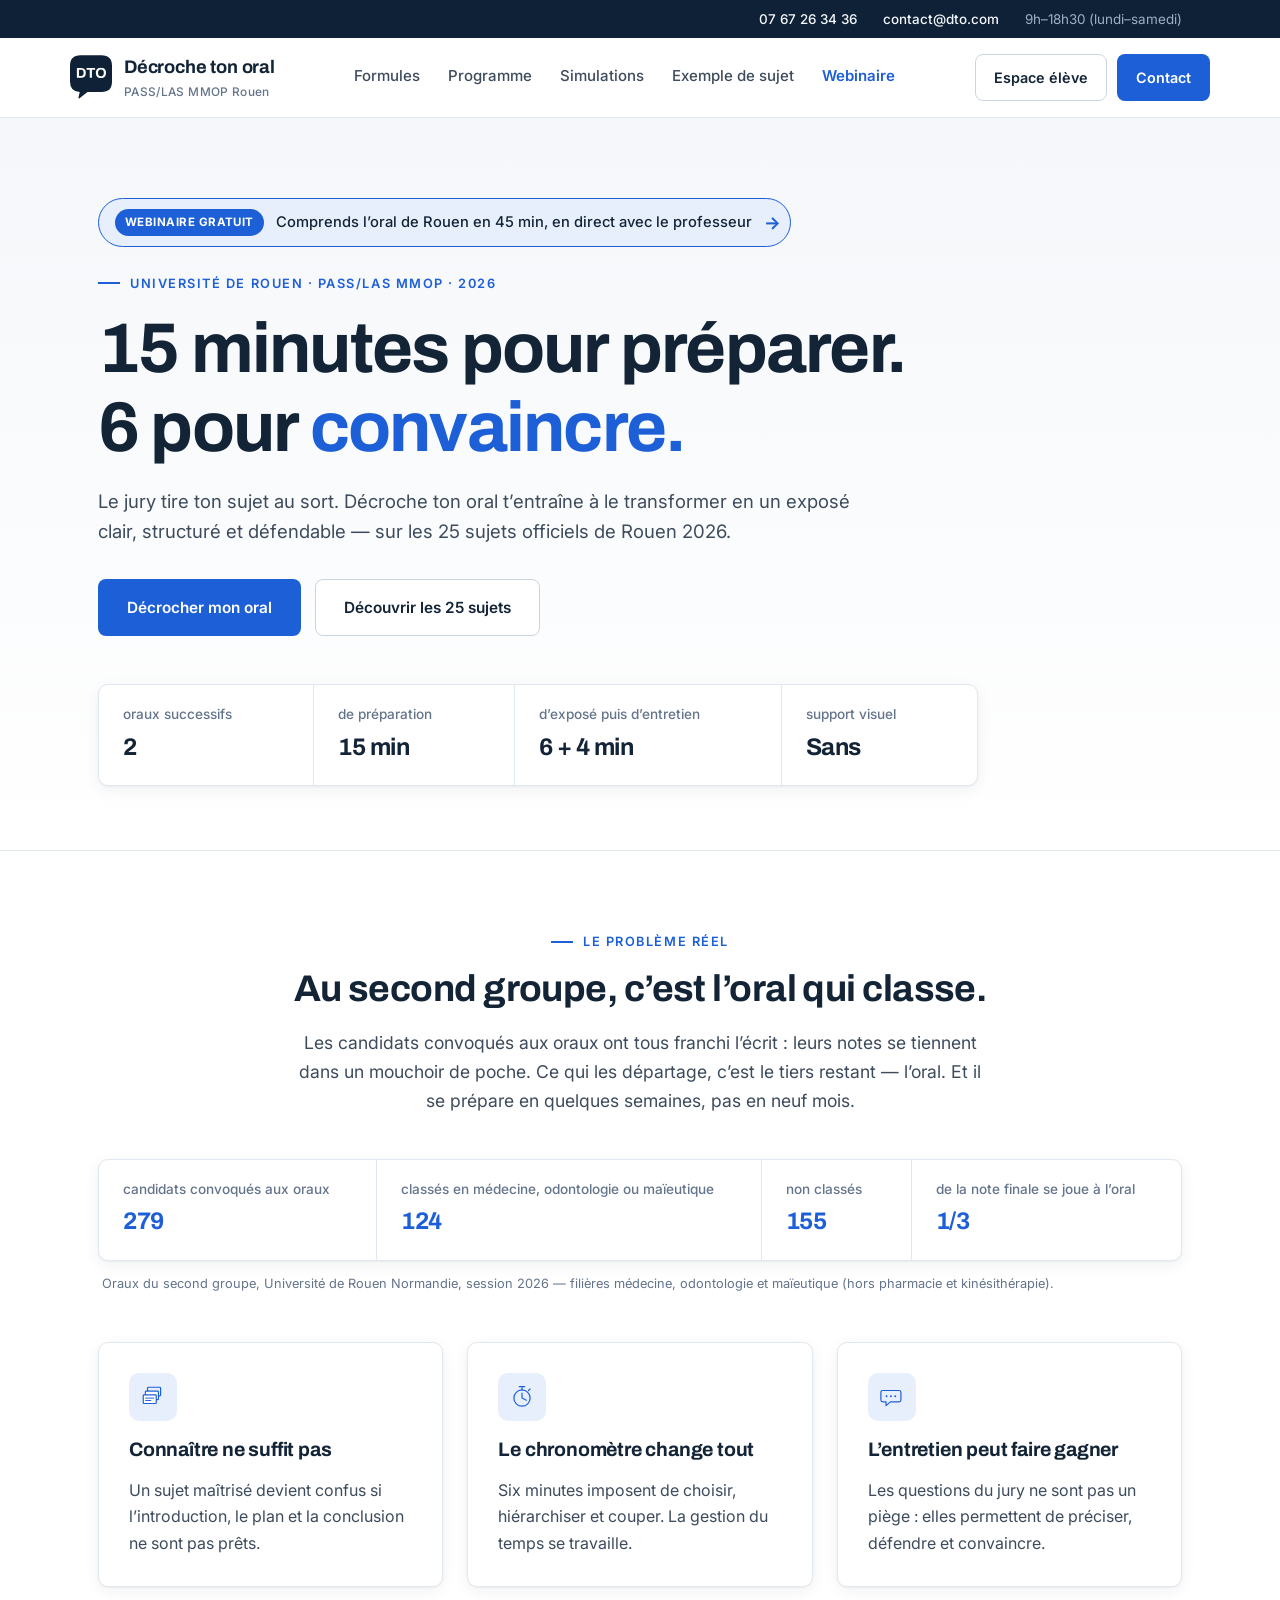
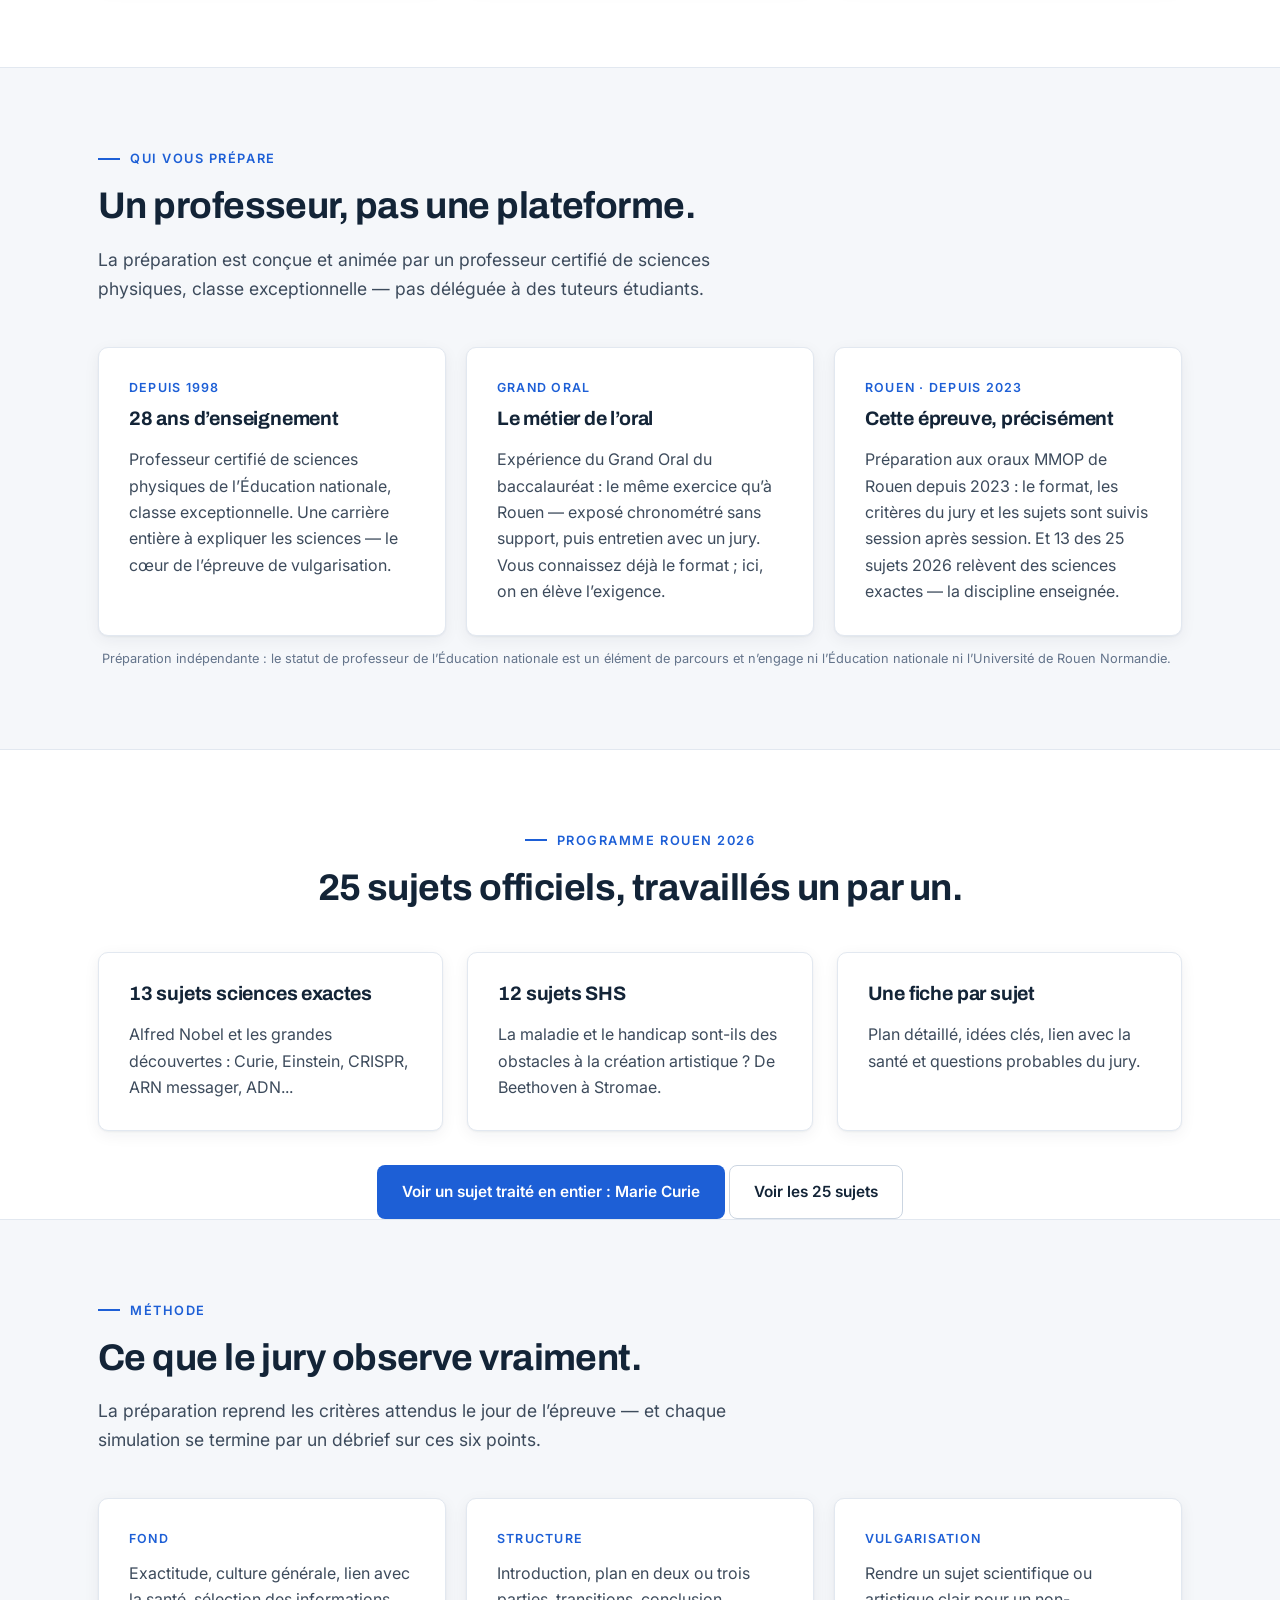
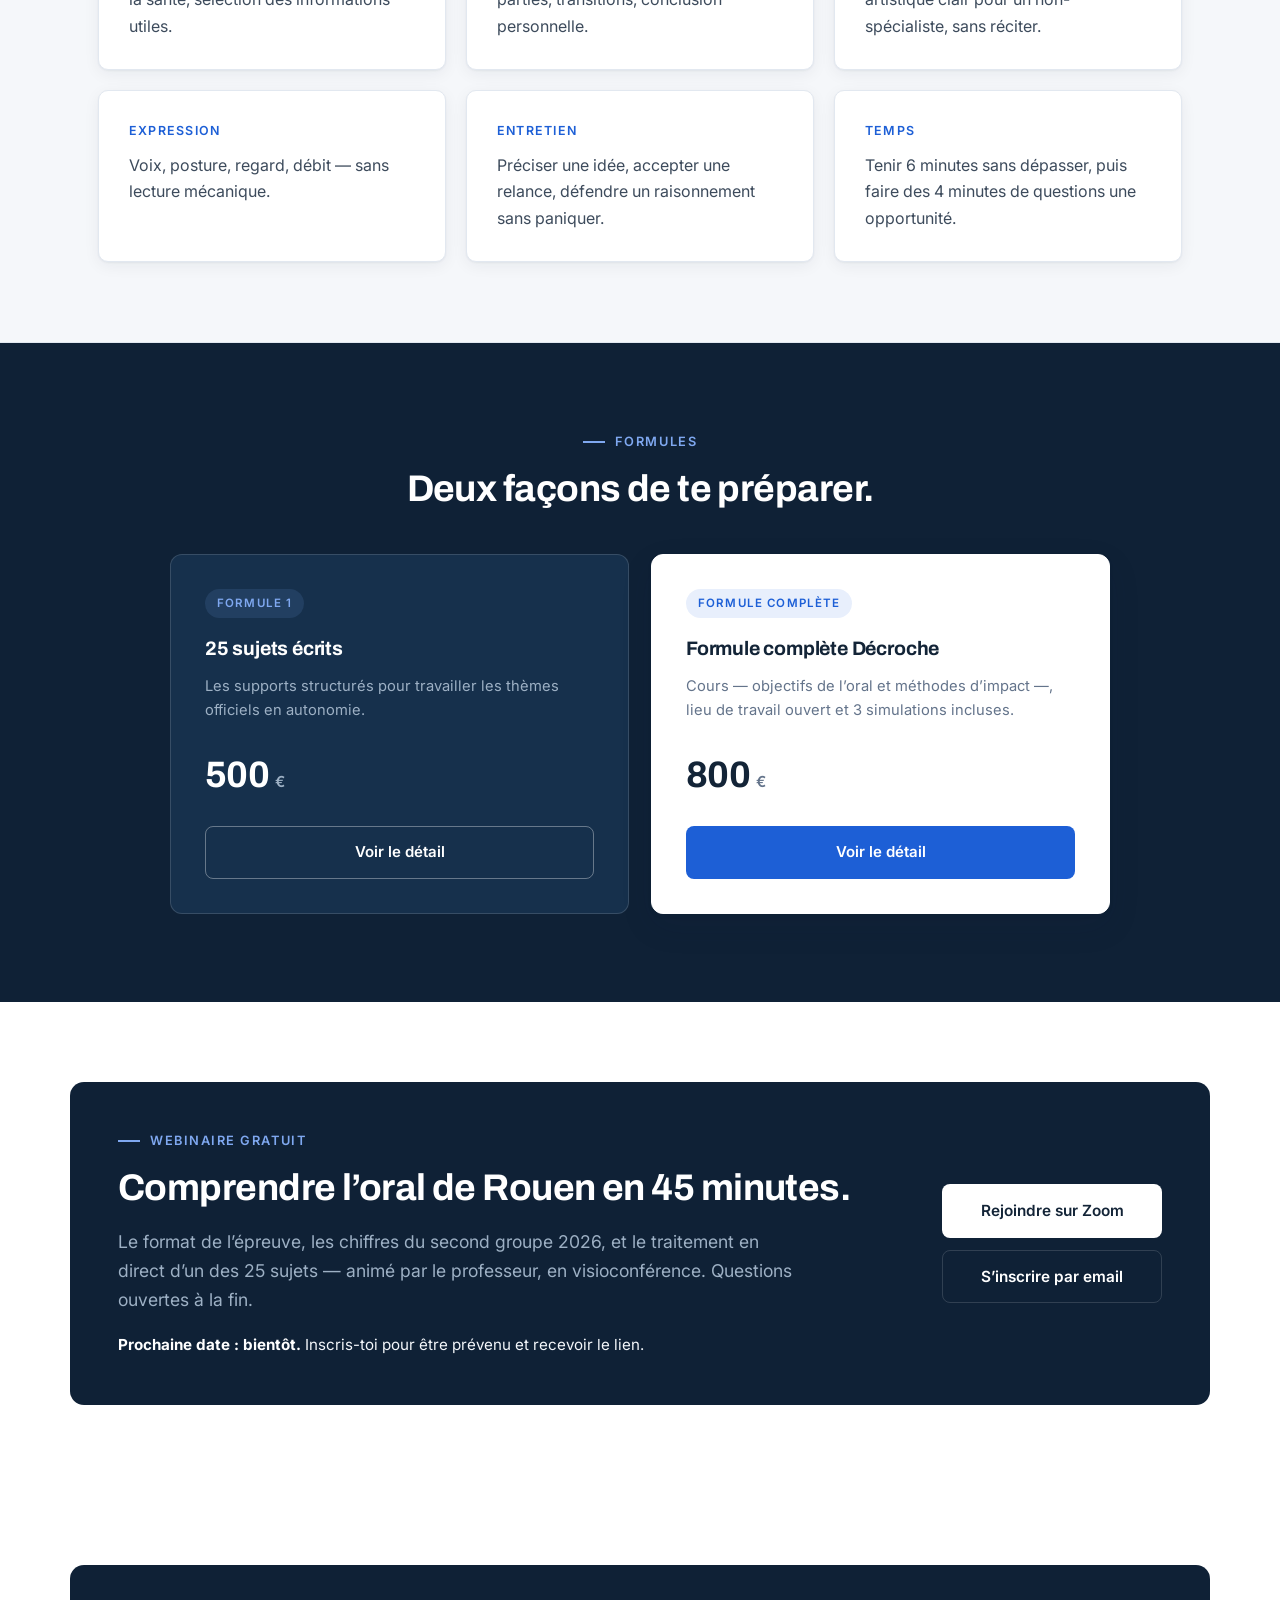
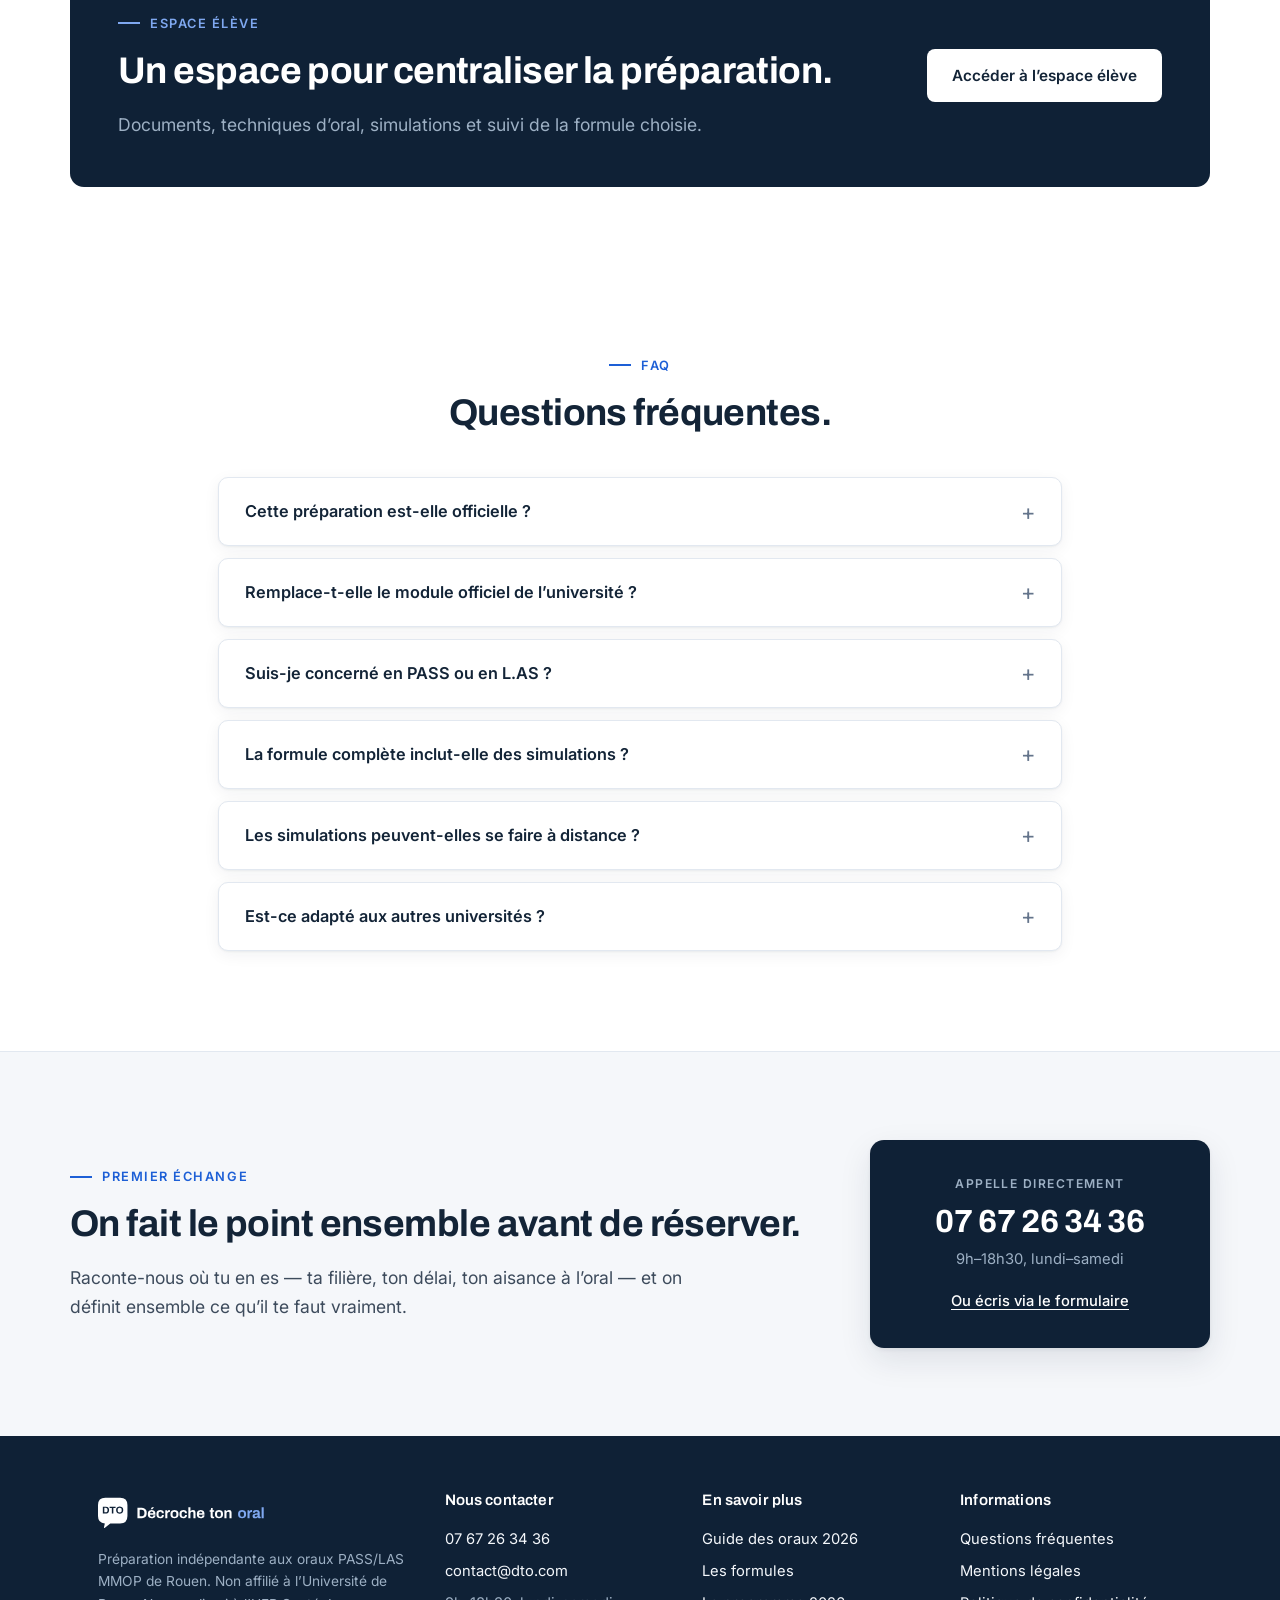
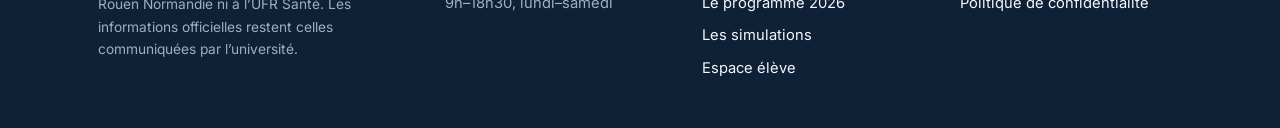
<file: index.html>
<!DOCTYPE html>
<html lang="fr">
<head>
<meta charset="UTF-8">
<meta name="viewport" content="width=device-width, initial-scale=1.0">
<link rel="icon" type="image/svg+xml" href="/assets/img/favicon.svg">
<title>Décroche ton oral | Préparation PASS/LAS MMOP Rouen 2026</title>
<meta name="description" content="Préparation indépendante dédiée aux oraux PASS/LAS MMOP de Rouen : sujets 2026, méthode, simulations orales et espace élève.">
<link rel="preconnect" href="https://fonts.googleapis.com">
<link rel="preconnect" href="https://fonts.gstatic.com" crossorigin>
<link href="https://fonts.googleapis.com/css2?family=Archivo:wght@500;600;700;800&family=Inter:wght@400;500;600;700&display=swap" rel="stylesheet">
<link rel="stylesheet" href="/assets/css/style.css">
</head>
<body>
<a class="skip" href="#main">Aller au contenu</a>

<div class="topbar">
  <div class="wrap">
    <a href="tel:+33767263436">07 67 26 34 36</a>
    <a href="mailto:contact@dto.com">contact@dto.com</a>
    <span>9h–18h30 (lundi–samedi)</span>
  </div>
</div>

<header>
  <div class="wrap nav">
    <a class="brand text-brand" href="/" aria-label="Décroche ton oral accueil">
      <img class="brand-mark" src="/assets/img/logo-mark.svg" alt="" width="42" height="44">
      <span><strong>Décroche ton oral</strong><small>PASS/LAS MMOP Rouen</small></span>
    </a>
        <nav class="navlinks" aria-label="Navigation principale">
      <a href="/offres.html">Formules</a>
      <a href="/programme.html">Programme</a>
      <a href="/simulations.html">Simulations</a>
      <a href="/oraux-rouen-2026.html">Exemple de sujet</a>
      <a href="/index.html#webinaire" class="nav-webinar">Webinaire</a>
    </nav>
    <div class="nav-actions">
      <a class="btn btn-secondary" href="/espace-eleve/login.html">Espace élève</a>
      <a class="btn btn-primary" href="/contact.html">Contact</a>
    </div>
    <button class="nav-burger" type="button" aria-label="Ouvrir le menu" aria-controls="mobile-menu" aria-expanded="false">
      <span></span><span></span><span></span>
    </button>
  </div>
</header>

<main id="main">

<section class="clean-hero" id="top">
  <div class="wrap">
    <a class="hero-webinar-banner reveal" href="#webinaire">
      <span class="hwb-tag">Webinaire gratuit</span>
      <span class="hwb-text">Comprends l’oral de Rouen en 45 min, en direct avec le professeur</span>
      <span class="hwb-arrow" aria-hidden="true">→</span>
    </a>
    <div class="hero-copy hero-statement reveal">
      <p class="eyebrow">Université de Rouen · PASS/LAS MMOP · 2026</p>
      <h1>15 minutes pour préparer.<br>6 pour <span class="hl">convaincre.</span></h1>
      <p class="lead">
        Le jury tire ton sujet au sort. Décroche ton oral t’entraîne à le transformer
        en un exposé clair, structuré et défendable — sur les 25 sujets officiels de Rouen 2026.
      </p>
      <div class="hero-ctas">
        <a class="btn btn-primary" href="/offres.html">Décrocher mon oral</a>
        <a class="btn btn-secondary" href="/programme.html">Découvrir les 25 sujets</a>
      </div>
      <div class="facts" aria-label="Format officiel de l'épreuve">
        <span><b>2</b> oraux successifs</span>
        <span><b>15 min</b> de préparation</span>
        <span><b>6 + 4 min</b> d’exposé puis d’entretien</span>
        <span><b>Sans</b> support visuel</span>
      </div>
    </div>
  </div>
</section>
<section id="pourquoi" class="clean-section">
  <div class="wrap">
    <div class="section-head center reveal">
      <p class="eyebrow">Le problème réel</p>
      <h2>Au second groupe, c’est l’oral qui classe.</h2>
      <p class="lead">
        Les candidats convoqués aux oraux ont tous franchi l’écrit : leurs notes se tiennent
        dans un mouchoir de poche. Ce qui les départage, c’est le tiers restant — l’oral.
        Et il se prépare en quelques semaines, pas en neuf mois.
      </p>
    </div>

    <div class="facts facts-stats reveal" aria-label="Résultats des oraux du second groupe 2026">
      <span><b>279</b> candidats convoqués aux oraux</span>
      <span><b>124</b> classés en médecine, odontologie ou maïeutique</span>
      <span><b>155</b> non classés</span>
      <span><b>1/3</b> de la note finale se joue à l’oral</span>
    </div>
    <p class="stats-note reveal">
      Oraux du second groupe, Université de Rouen Normandie, session 2026 — filières médecine,
      odontologie et maïeutique (hors pharmacie et kinésithérapie).
    </p>

    <div class="clean-grid three">
      <article class="clean-card reveal">
        <span class="hand-icon" aria-hidden="true"><svg viewBox="0 0 48 48" fill="none"><g><rect x="14" y="6" width="24" height="16" rx="1.5" stroke="currentColor" stroke-width="2.2"/><rect x="10" y="13" width="24" height="16" rx="1.5" fill="#fff" stroke="currentColor" stroke-width="2.2"/><rect x="6" y="20" width="24" height="16" rx="1.5" fill="#fff" stroke="currentColor" stroke-width="2.2"/><line x1="10.5" y1="26" x2="25.5" y2="26" stroke="currentColor" stroke-width="1.8" stroke-linecap="round"/><line x1="10.5" y1="30.5" x2="20" y2="30.5" stroke="currentColor" stroke-width="1.8" stroke-linecap="round"/></g></svg></span>
        <h3>Connaître ne suffit pas</h3>
        <p>Un sujet maîtrisé devient confus si l’introduction, le plan et la conclusion ne sont pas prêts.</p>
      </article>
      <article class="clean-card reveal">
        <span class="hand-icon" aria-hidden="true"><svg viewBox="0 0 48 48" fill="none"><g><circle cx="24" cy="26" r="15" stroke="currentColor" stroke-width="2.2"/><path d="M24 26V17M24 26l8 4" stroke="currentColor" stroke-width="2.2" stroke-linecap="round"/><path d="M19 5h10M24 5v6" stroke="currentColor" stroke-width="2.2" stroke-linecap="round"/><path d="M36 12l3-3" stroke="currentColor" stroke-width="2.2" stroke-linecap="round"/></g></svg></span>
        <h3>Le chronomètre change tout</h3>
        <p>Six minutes imposent de choisir, hiérarchiser et couper. La gestion du temps se travaille.</p>
      </article>
      <article class="clean-card reveal">
        <span class="hand-icon" aria-hidden="true"><svg viewBox="0 0 48 48" fill="none"><g><path d="M7 12h30c2 0 3.5 1.5 3.5 3.5v14c0 2-1.5 3.5-3.5 3.5H21l-8 7v-7h-6c-2 0-3.5-1.5-3.5-3.5v-14C3.5 13.5 5 12 7 12Z" stroke="currentColor" stroke-width="2.2" stroke-linejoin="round"/><circle cx="14" cy="22.5" r="1.8" fill="currentColor"/><circle cx="22" cy="22.5" r="1.8" fill="currentColor"/><circle cx="30" cy="22.5" r="1.8" fill="currentColor"/></g></svg></span>
        <h3>L’entretien peut faire gagner</h3>
        <p>Les questions du jury ne sont pas un piège : elles permettent de préciser, défendre et convaincre.</p>
      </article>
    </div>
  </div>
</section>
<section id="qui" class="clean-section">
  <div class="wrap">
    <div class="section-head reveal">
      <p class="eyebrow">Qui vous prépare</p>
      <h2>Un professeur, pas une plateforme.</h2>
      <p class="lead">
        La préparation est conçue et animée par un professeur certifié de sciences physiques,
        classe exceptionnelle — pas déléguée à des tuteurs étudiants.
      </p>
    </div>

    <div class="teacher-grid">
      <article class="clean-card reveal">
        <b class="teacher-label">Depuis 1998</b>
        <h3>28 ans d’enseignement</h3>
        <p>Professeur certifié de sciences physiques de l’Éducation nationale, classe exceptionnelle.
        Une carrière entière à expliquer les sciences — le cœur de l’épreuve de vulgarisation.</p>
      </article>
      <article class="clean-card reveal">
        <b class="teacher-label">Grand Oral</b>
        <h3>Le métier de l’oral</h3>
        <p>Expérience du Grand Oral du baccalauréat : le même exercice qu’à Rouen — exposé
        chronométré sans support, puis entretien avec un jury. Vous connaissez déjà le format ;
        ici, on en élève l’exigence.</p>
      </article>
      <article class="clean-card reveal">
        <b class="teacher-label">Rouen · depuis 2023</b>
        <h3>Cette épreuve, précisément</h3>
        <p>Préparation aux oraux MMOP de Rouen depuis 2023 : le format, les critères du jury et
        les sujets sont suivis session après session. Et 13 des 25 sujets 2026 relèvent des
        sciences exactes — la discipline enseignée.</p>
      </article>
    </div>
    <p class="stats-note reveal">
      Préparation indépendante : le statut de professeur de l’Éducation nationale est un élément
      de parcours et n’engage ni l’Éducation nationale ni l’Université de Rouen Normandie.
    </p>
  </div>
</section>
<section id="programme" class="clean-section">
  <div class="wrap">
    <div class="section-head center reveal">
      <p class="eyebrow">Programme Rouen 2026</p>
      <h2>25 sujets officiels, travaillés un par un.</h2>
    </div>

    <div class="clean-grid three">
      <article class="clean-card reveal">
        <h3>13 sujets sciences exactes</h3>
        <p>Alfred Nobel et les grandes découvertes : Curie, Einstein, CRISPR, ARN messager, ADN...</p>
      </article>
      <article class="clean-card reveal">
        <h3>12 sujets SHS</h3>
        <p>La maladie et le handicap sont-ils des obstacles à la création artistique ? De Beethoven à Stromae.</p>
      </article>
      <article class="clean-card reveal">
        <h3>Une fiche par sujet</h3>
        <p>Plan détaillé, idées clés, lien avec la santé et questions probables du jury.</p>
      </article>
    </div>

    <div class="section-head center reveal" style="margin-top:34px;margin-bottom:0">
      <a class="btn btn-primary" href="/oraux-rouen-2026.html">Voir un sujet traité en entier&nbsp;: Marie Curie</a>
      <a class="btn btn-secondary" href="/programme.html">Voir les 25 sujets</a>
    </div>
  </div>
</section>
<section id="methode" class="method clean-section">
  <div class="wrap">
    <div class="section-head reveal">
      <p class="eyebrow">Méthode</p>
      <h2>Ce que le jury observe vraiment.</h2>
      <p class="lead">La préparation reprend les critères attendus le jour de l’épreuve — et chaque simulation se termine par un débrief sur ces six points.</p>
    </div>

    <div class="criteria-grid">
      <article class="criterion reveal"><b>Fond</b><p>Exactitude, culture générale, lien avec la santé, sélection des informations utiles.</p></article>
      <article class="criterion reveal"><b>Structure</b><p>Introduction, plan en deux ou trois parties, transitions, conclusion personnelle.</p></article>
      <article class="criterion reveal"><b>Vulgarisation</b><p>Rendre un sujet scientifique ou artistique clair pour un non-spécialiste, sans réciter.</p></article>
      <article class="criterion reveal"><b>Expression</b><p>Voix, posture, regard, débit — sans lecture mécanique.</p></article>
      <article class="criterion reveal"><b>Entretien</b><p>Préciser une idée, accepter une relance, défendre un raisonnement sans paniquer.</p></article>
      <article class="criterion reveal"><b>Temps</b><p>Tenir 6 minutes sans dépasser, puis faire des 4 minutes de questions une opportunité.</p></article>
    </div>
  </div>
</section>
<section class="offer clean-offer" id="offre">
  <div class="wrap">
    <div class="section-head center reveal">
      <p class="eyebrow">Formules</p>
      <h2>Deux façons de te préparer.</h2>
    </div>

    <div class="offer-grid offer-grid-2">
      <article class="offer-card reveal">
        <span class="offer-tag">Formule 1</span>
        <h3>25 sujets écrits</h3>
        <p class="small">Les supports structurés pour travailler les thèmes officiels en autonomie.</p>
        <div class="price">500 <small>€</small></div>
        <div class="offer-cta"><a class="btn btn-secondary" href="/offres.html">Voir le détail</a></div>
      </article>

      <article class="offer-card featured reveal">
        <span class="offer-tag">Formule complète</span>
        <h3>Formule complète Décroche</h3>
        <p class="small">Cours — objectifs de l’oral et méthodes d’impact —, lieu de travail ouvert et 3 simulations incluses.</p>
        <div class="price">800 <small>€</small></div>
        <div class="offer-cta"><a class="btn btn-primary" href="/offres.html">Voir le détail</a></div>
      </article>
    </div>
  </div>
</section>
<section id="webinaire" class="clean-section">
  <div class="wrap clean-cta-box webinar-box reveal">
    <div>
      <p class="eyebrow">Webinaire gratuit</p>
      <h2>Comprendre l’oral de Rouen en 45 minutes.</h2>
      <p class="lead">
        Le format de l’épreuve, les chiffres du second groupe 2026, et le traitement en direct
        d’un des 25 sujets — animé par le professeur, en visioconférence. Questions ouvertes à la fin.
      </p>
      <p class="webinar-date"><b>Prochaine date&nbsp;: bientôt.</b> Inscris-toi pour être prévenu et recevoir le lien.</p>
    </div>
    <div class="webinar-actions">
      <!-- Lien de la réunion Zoom -->
      <a class="btn btn-primary" href="https://us06web.zoom.us/j/82884820768?pwd=4BLoLxcFGUAVnT4fetHmVNdftbvZzB.1" target="_blank" rel="noopener">Rejoindre sur Zoom</a>
      <a class="btn btn-secondary" href="mailto:contact@dto.com?subject=Inscription%20webinaire%20oral%20Rouen&body=Bonjour%2C%20je%20souhaite%20m%27inscrire%20au%20prochain%20webinaire.%20Voici%20mon%20pr%C3%A9nom%20et%20mon%20email%20%3A">S’inscrire par email</a>
    </div>
  </div>
</section>
<section id="espace-eleve" class="clean-section">
  <div class="wrap clean-cta-box reveal">
    <div>
      <p class="eyebrow">Espace élève</p>
      <h2>Un espace pour centraliser la préparation.</h2>
      <p class="lead">Documents, techniques d’oral, simulations et suivi de la formule choisie.</p>
    </div>
    <a class="btn btn-primary" href="/espace-eleve/login.html">Accéder à l’espace élève</a>
  </div>
</section>
<section class="faq" id="faq">
  <div class="wrap" style="max-width:900px">
    <div class="section-head center reveal">
      <p class="eyebrow">FAQ</p>
      <h2>Questions fréquentes.</h2>
    </div>

    <details class="reveal">
      <summary>Cette préparation est-elle officielle ?</summary>
      <p>Non. Décroche ton oral est une préparation indépendante, non affiliée à l’Université de Rouen Normandie ni à l’UFR Santé. Les informations officielles restent celles communiquées par l’université.</p>
    </details>

    <details class="reveal">
      <summary>Remplace-t-elle le module officiel de l’université ?</summary>
      <p>Non, elle le complète. Le module officiel fournit les supports ; la préparation t’entraîne à les transformer en prestation orale structurée, chronométrée et défendable.</p>
    </details>

    <details class="reveal">
      <summary>Suis-je concerné en PASS ou en L.AS ?</summary>
      <p>Oui : la préparation s’adresse aux candidats PASS, L.AS 1, L.AS 2 et L.AS 3 qui passent les oraux du second groupe pour Médecine, Pharmacie, Odontologie et Maïeutique.</p>
    </details>

    <details class="reveal">
      <summary>La formule complète inclut-elle des simulations ?</summary>
      <p>Oui, trois simulations sont incluses, pour couvrir les deux familles de sujets. Des simulations supplémentaires peuvent ensuite être réservées depuis l’espace élève.</p>
    </details>

    <details class="reveal">
      <summary>Les simulations peuvent-elles se faire à distance ?</summary>
      <p>Oui, en présentiel ou en visioconférence, selon ta demande.</p>
    </details>

    <details class="reveal">
      <summary>Est-ce adapté aux autres universités ?</summary>
      <p>Non. Les sujets et le format travaillés sont ceux de Rouen, volontairement.</p>
    </details>
  </div>
</section>
<section class="cta">
  <div class="wrap cta-box">
    <div class="reveal">
      <p class="eyebrow">Premier échange</p>
      <h2>On fait le point ensemble avant de réserver.</h2>
      <p class="lead">Raconte-nous où tu en es — ta filière, ton délai, ton aisance à l’oral — et on définit ensemble ce qu’il te faut vraiment.</p>
    </div>
    <div class="phone-big reveal">
      <span>Appelle directement</span>
      <a class="phone-number" href="tel:+33767263436">07 67 26 34 36</a>
      <small class="small">9h–18h30, lundi–samedi</small>
      <a class="form-link" href="/contact.html">Ou écris via le formulaire</a>
    </div>
  </div>
</section>
</main>

<footer>
  <div class="wrap footer-grid">
    <div>
      <a class="footer-logo" href="/" aria-label="Décroche ton oral accueil"><img src="/assets/img/logo-full-white.svg" alt="Décroche ton oral" height="34"></a>
      <p>Préparation indépendante aux oraux PASS/LAS MMOP de Rouen. Non affilié à l’Université de Rouen Normandie ni à l’UFR Santé. Les informations officielles restent celles communiquées par l’université.</p>
    </div>
    <div>
      <h4>Nous contacter</h4>
      <a href="tel:+33767263436">07 67 26 34 36</a>
      <a href="mailto:contact@dto.com">contact@dto.com</a>
      <span>9h–18h30, lundi–samedi</span>
    </div>
    <div>
      <h4>En savoir plus</h4>
      <a href="/oraux-rouen-2026.html">Guide des oraux 2026</a>
      <a href="/offres.html">Les formules</a>
      <a href="/programme.html">Le programme 2026</a>
      <a href="/simulations.html">Les simulations</a>
      <a href="/espace-eleve/login.html">Espace élève</a>
    </div>
    <div>
      <h4>Informations</h4>
      <a href="/index.html#faq">Questions fréquentes</a>
      <a href="/mentions-legales.html">Mentions légales</a>
      <a href="/mentions-legales.html#confidentialite">Politique de confidentialité</a>
    </div>
  </div>
</footer>

<a class="mobile-call" href="tel:+33767263436">Appeler · 07 67 26 34 36</a>
<script src="/assets/js/main.js"></script>
</body>
</html>
</file>
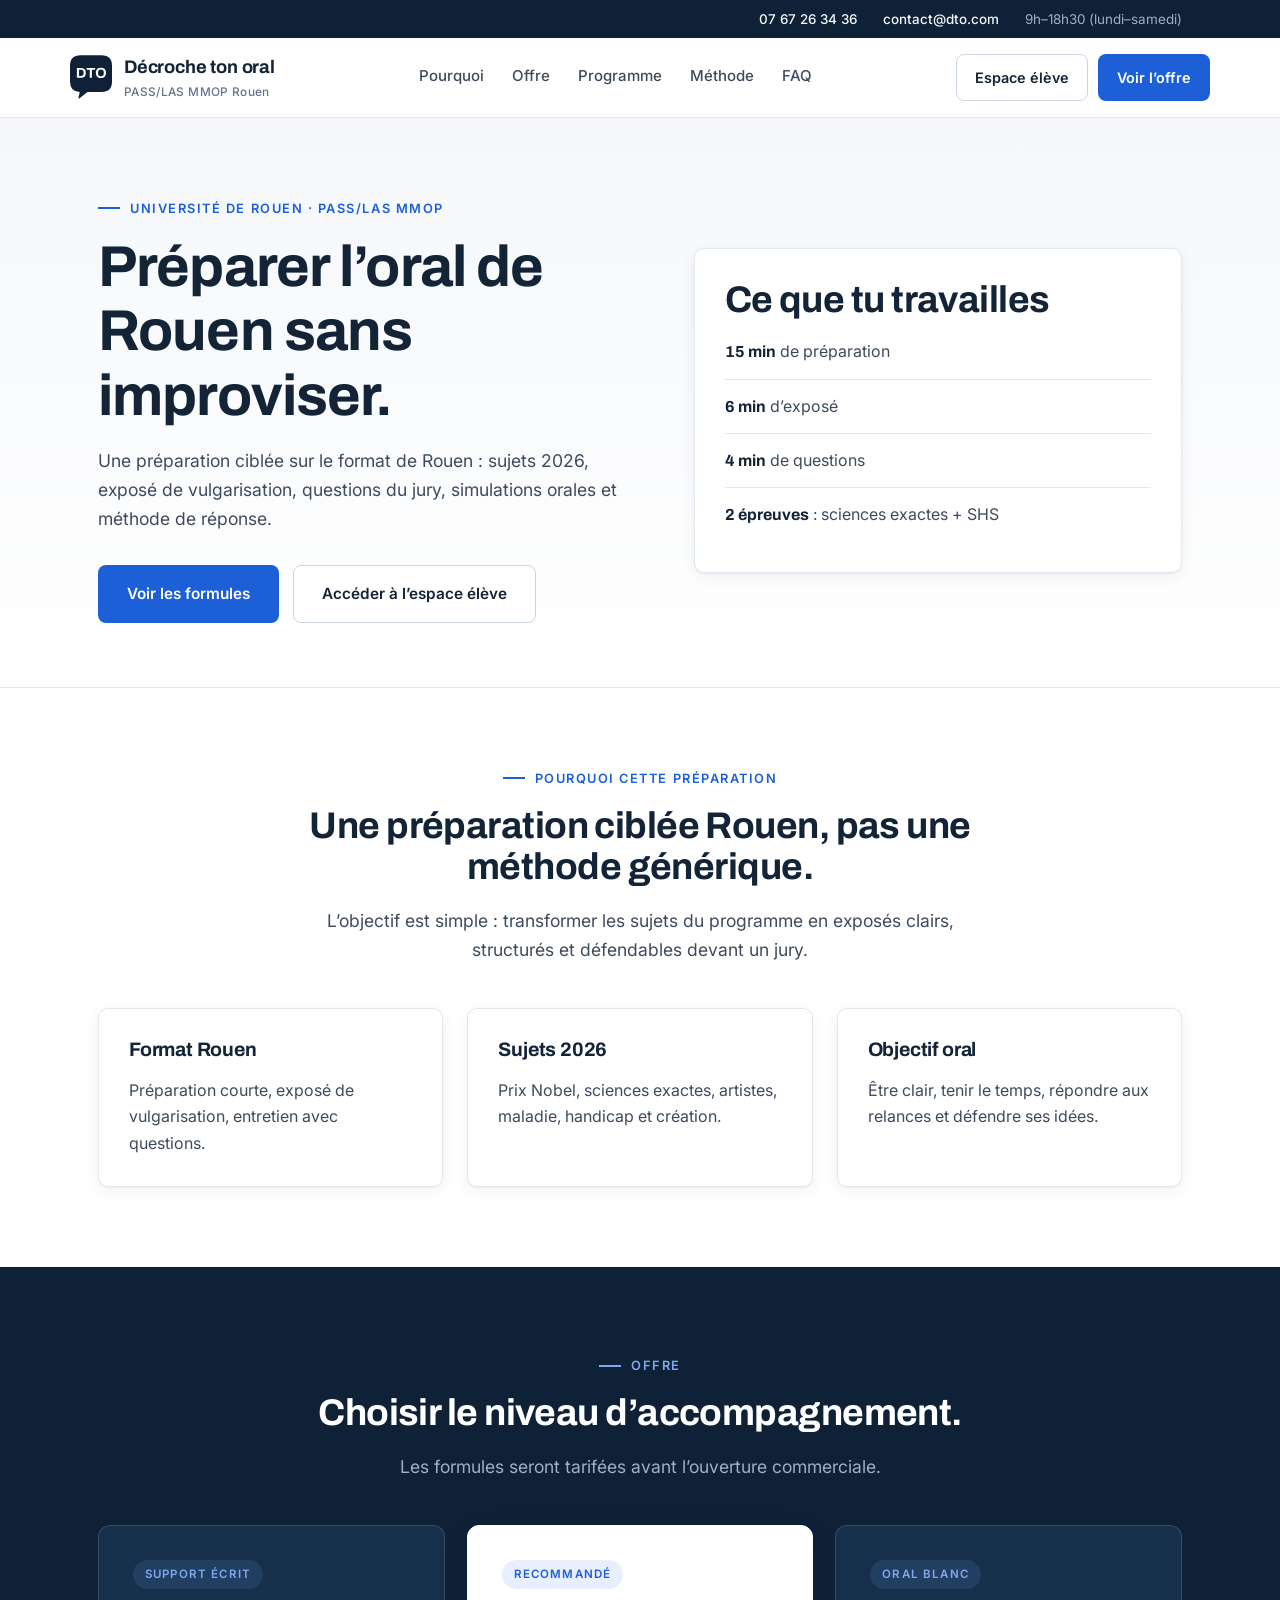
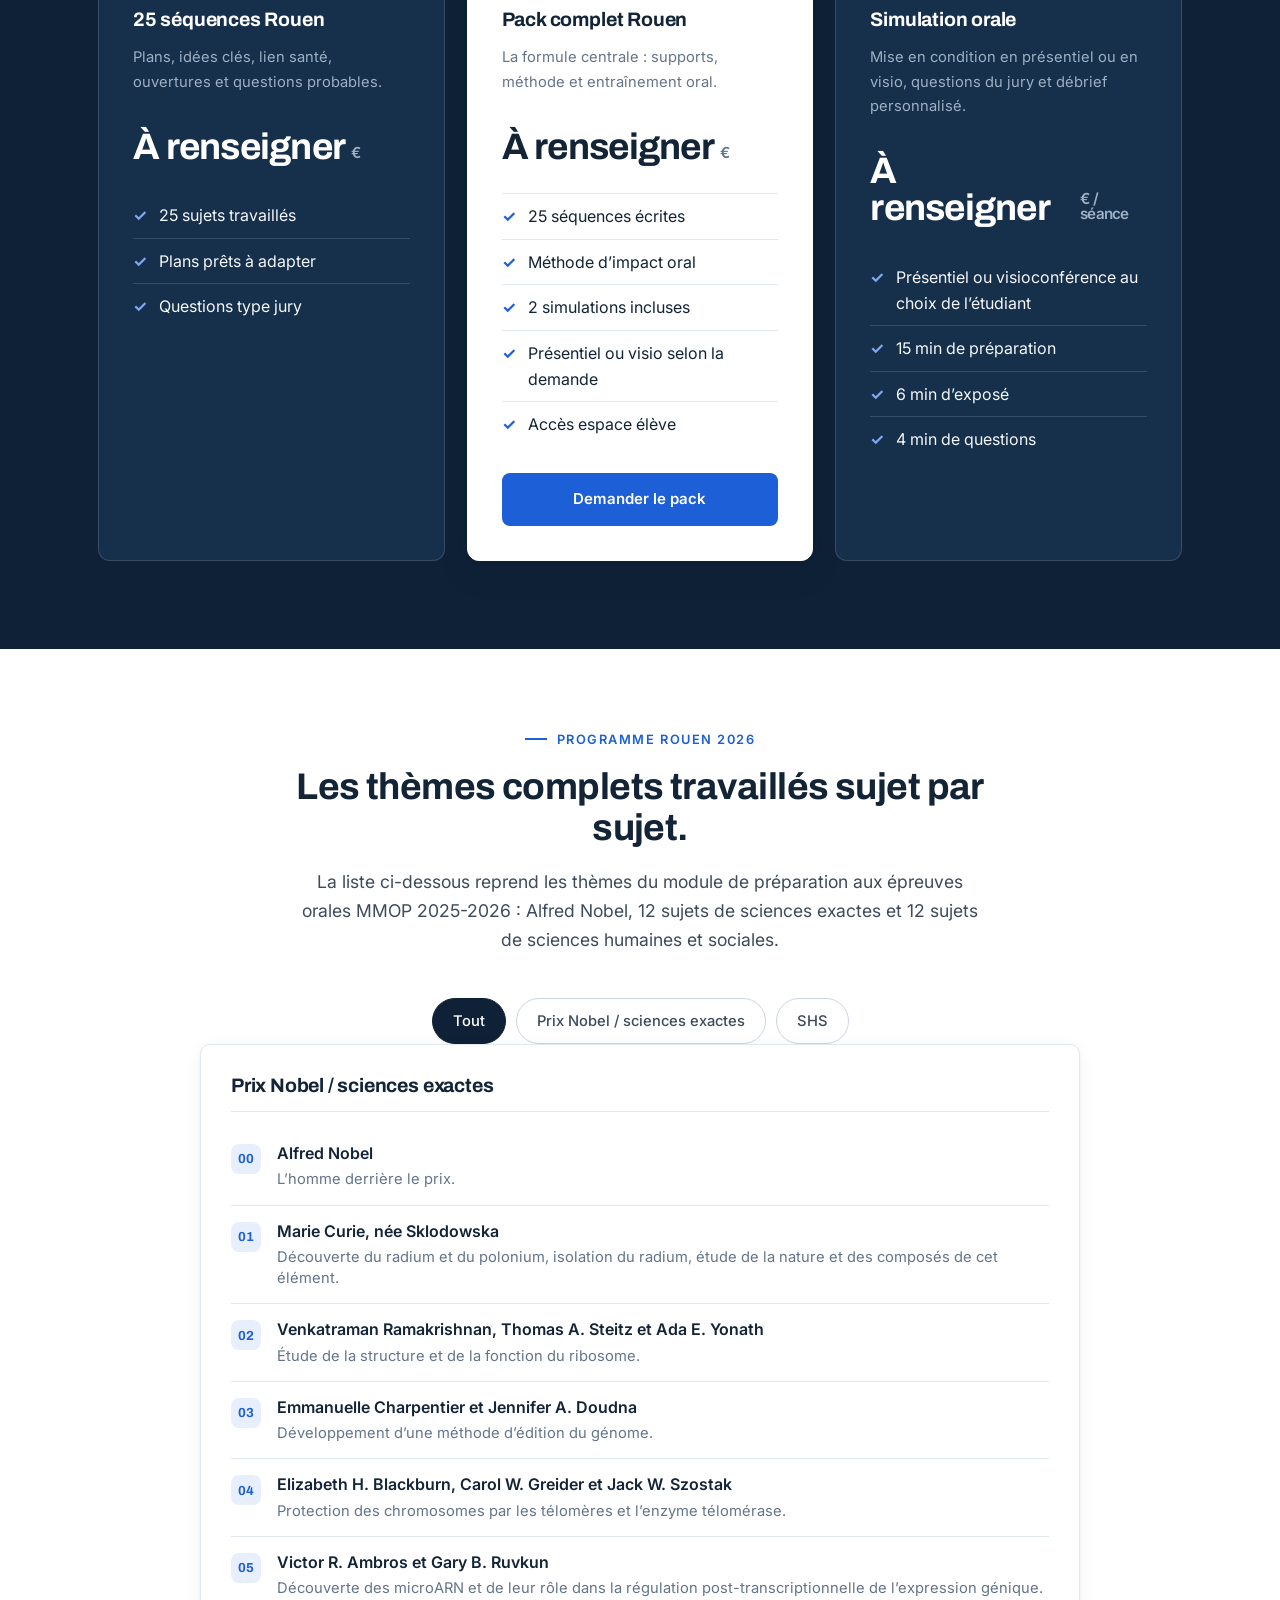
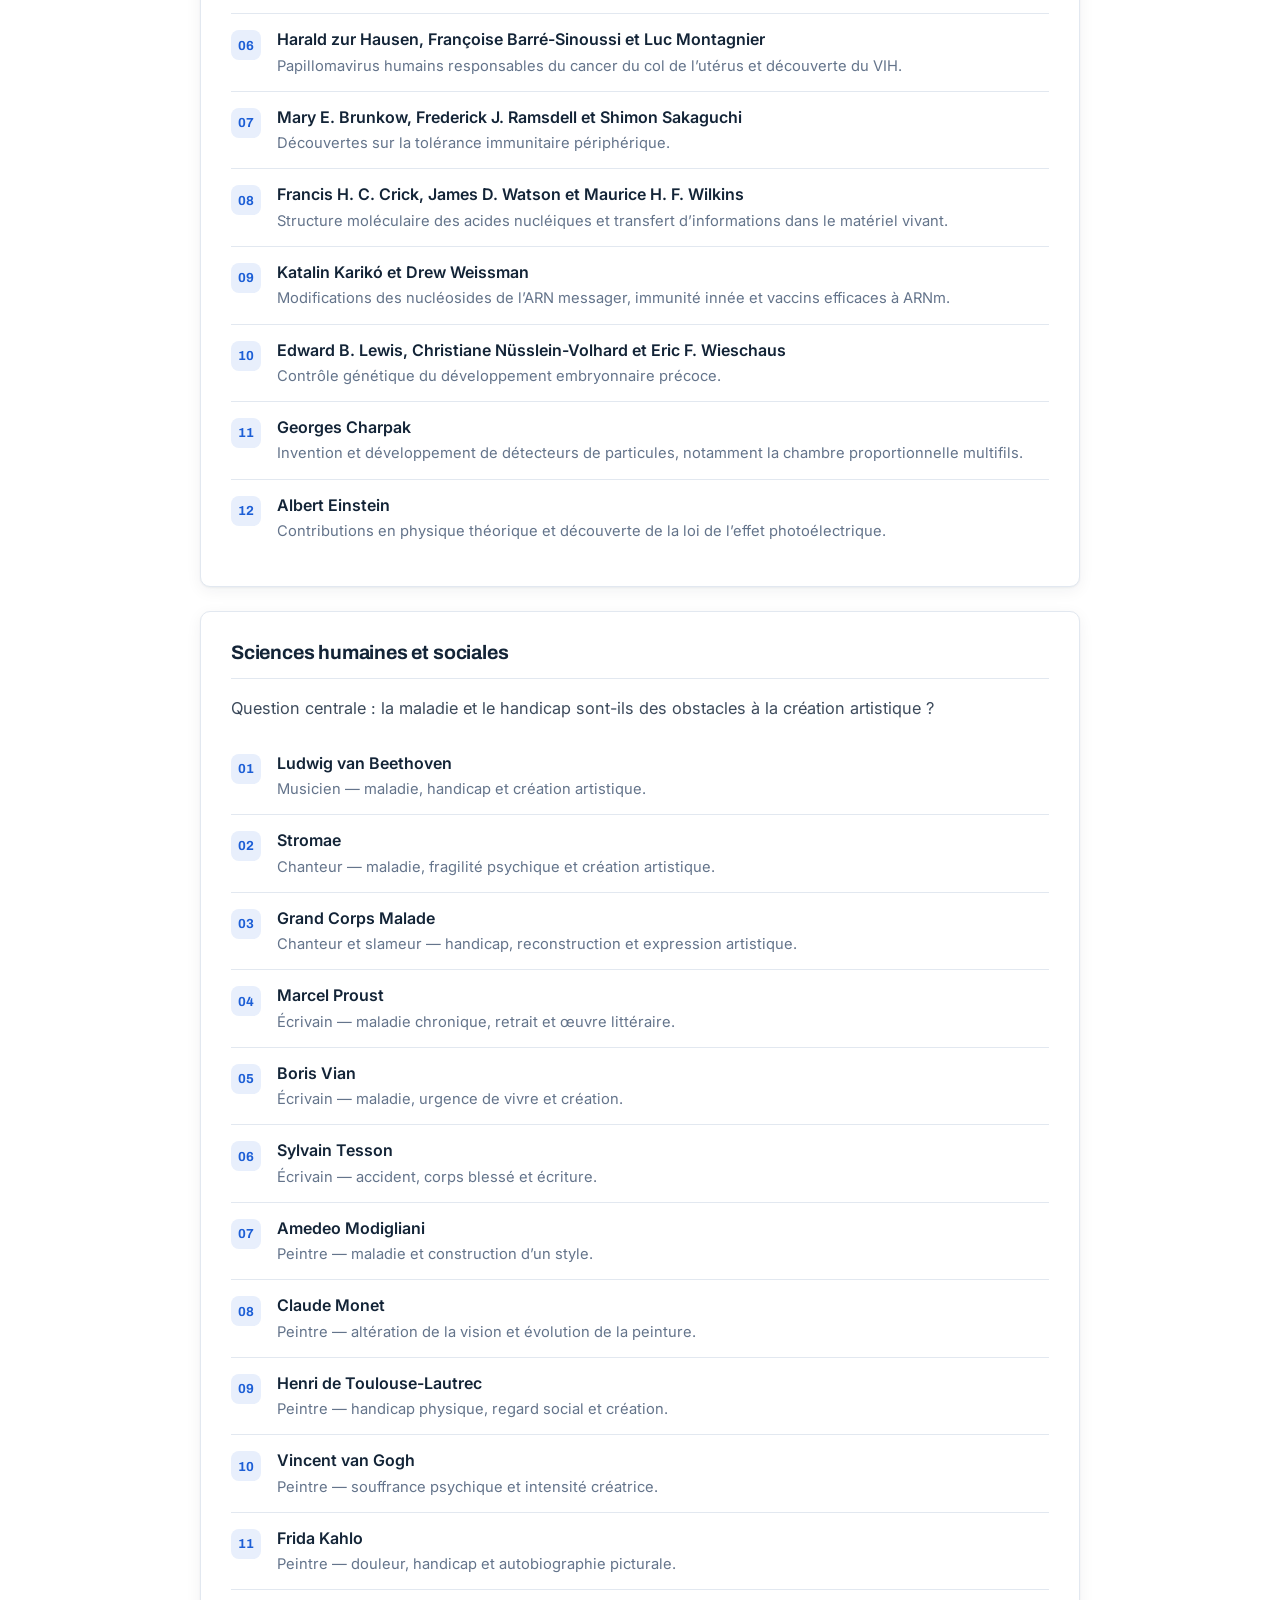
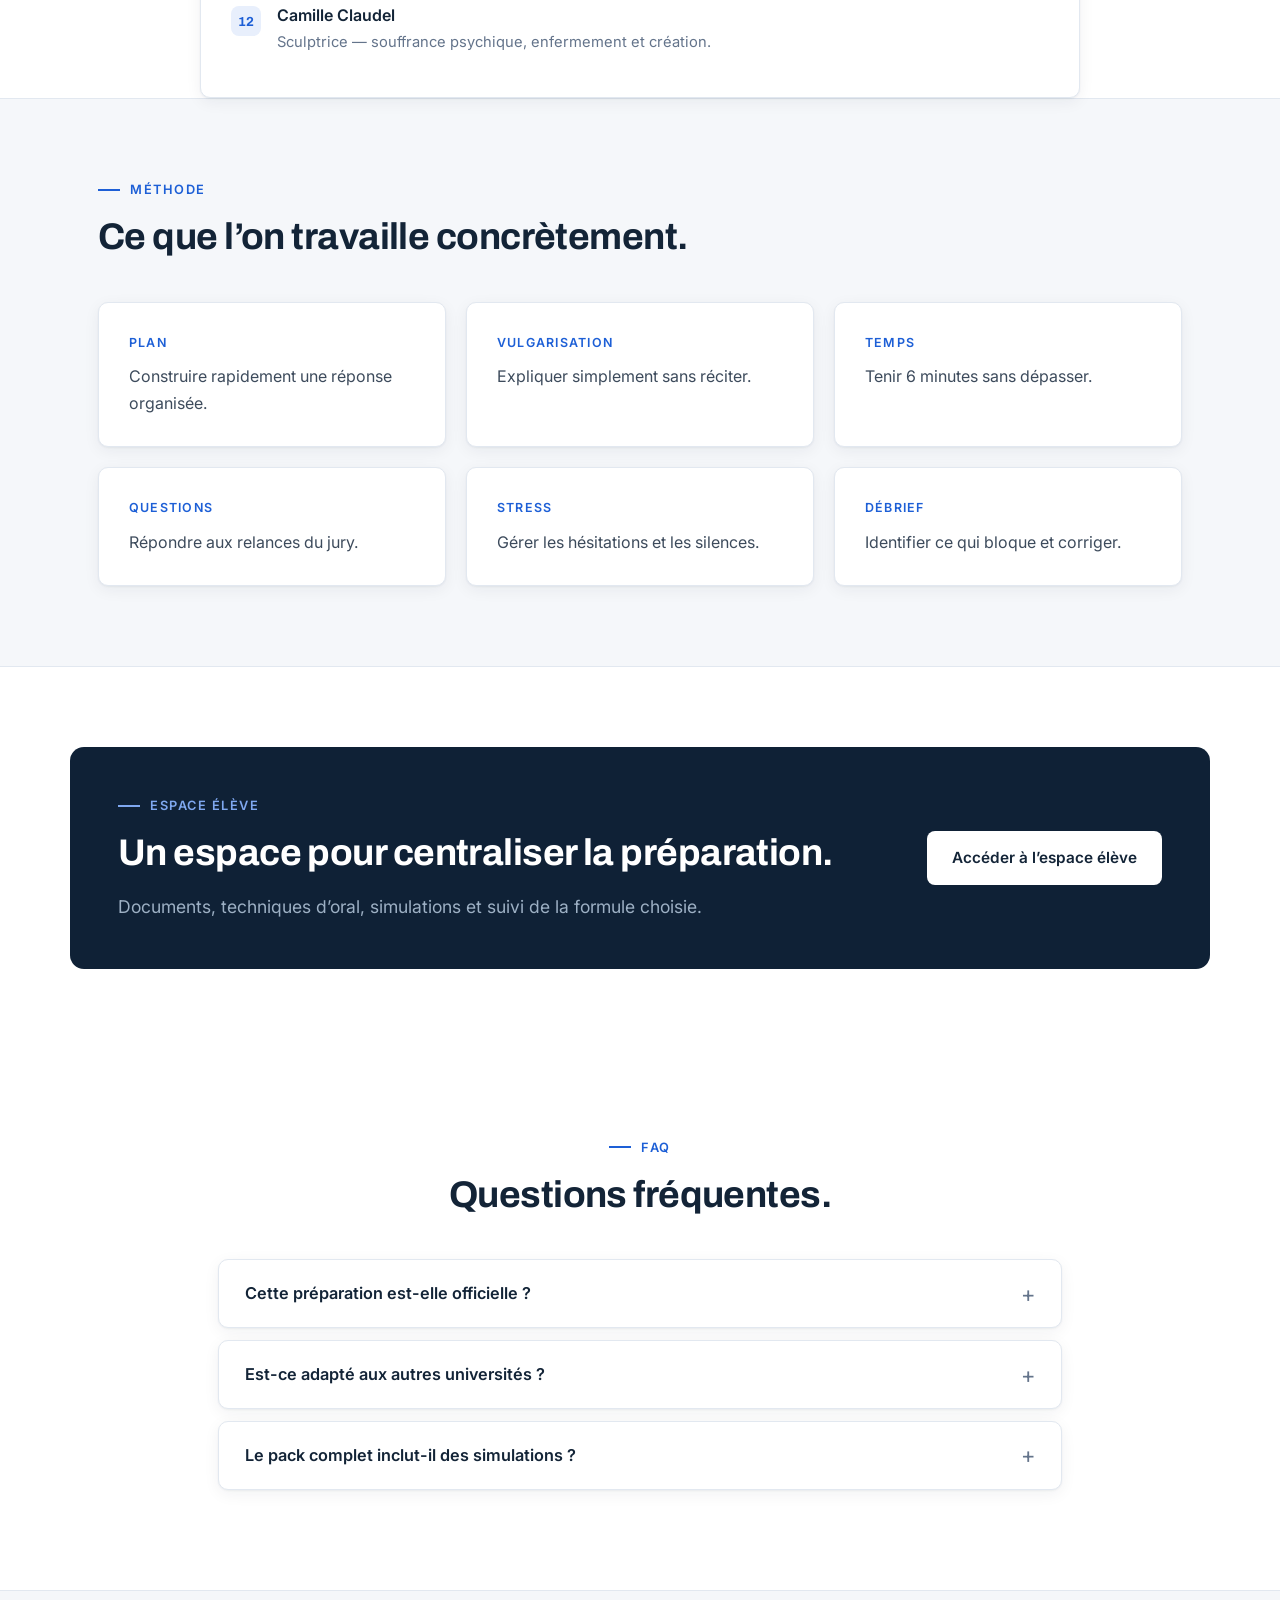
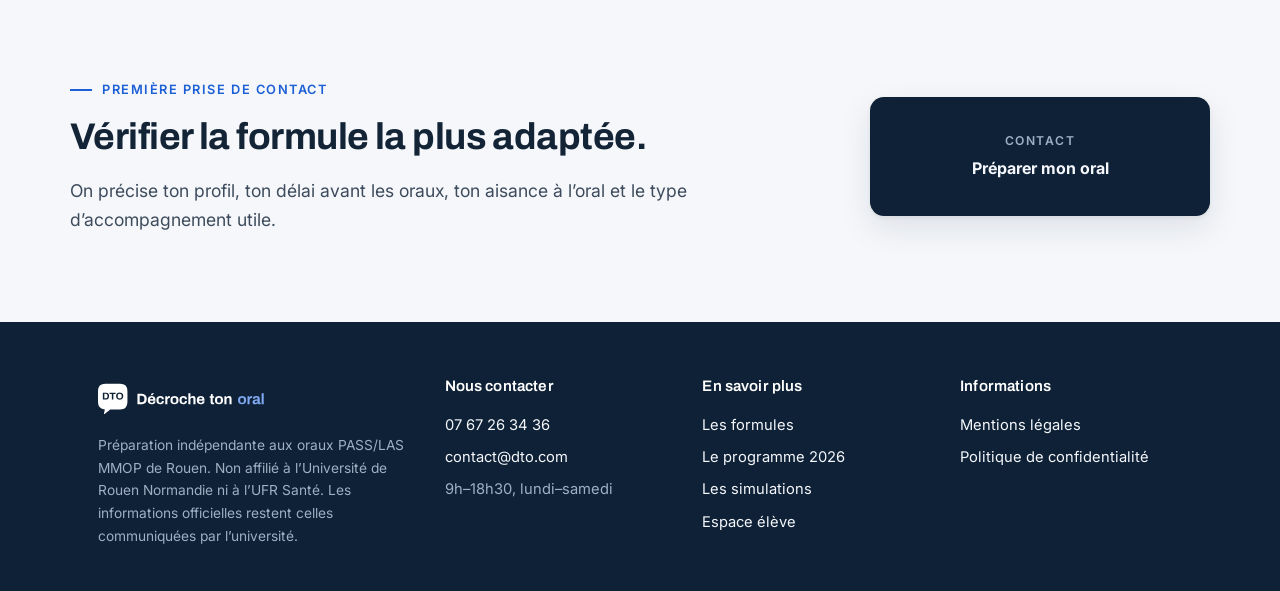
<file: espace-eleve/index.html>
<!DOCTYPE html>
<html lang="fr">
<head>
<meta charset="UTF-8">
<meta name="viewport" content="width=device-width, initial-scale=1.0">
<link rel="icon" type="image/svg+xml" href="/assets/img/favicon.svg">
<title>Décroche ton oral | Préparation PASS/LAS MMOP Rouen 2026</title>
<meta name="description" content="Préparation indépendante dédiée aux oraux PASS/LAS MMOP de Rouen : sujets 2026, méthode, simulations orales et espace élève.">
<link rel="preconnect" href="https://fonts.googleapis.com">
<link rel="preconnect" href="https://fonts.gstatic.com" crossorigin>
<link href="https://fonts.googleapis.com/css2?family=Archivo:wght@500;600;700;800&family=Inter:wght@400;500;600;700&display=swap" rel="stylesheet">
<link rel="stylesheet" href="/assets/css/style.css">
</head>
<body>
<a class="skip" href="#main">Aller au contenu</a>

<div class="topbar">
  <div class="wrap">
    <a href="tel:+33767263436">07 67 26 34 36</a>
    <a href="mailto:contact@dto.com">contact@dto.com</a>
    <span>9h–18h30 (lundi–samedi)</span>
  </div>
</div>

<header>
  <div class="wrap nav">
    <a class="brand text-brand" href="/" aria-label="Décroche ton oral accueil">
      <img class="brand-mark" src="/assets/img/logo-mark.svg" alt="" width="42" height="44">
      <span><strong>Décroche ton oral</strong><small>PASS/LAS MMOP Rouen</small></span>
    </a>
    <nav class="navlinks" aria-label="Navigation principale">
      <a href="#pourquoi">Pourquoi</a>
      <a href="#offre">Offre</a>
      <a href="#programme">Programme</a>
      <a href="#methode">Méthode</a>
      <a href="#faq">FAQ</a>
    </nav>
    <div class="nav-actions">
      <a class="btn btn-secondary" href="/espace-eleve/login.html">Espace élève</a>
      <a class="btn btn-primary" href="#offre">Voir l’offre</a>
    </div>
  </div>
</header>

<main id="main">

<section class="clean-hero" id="top">
  <div class="wrap clean-hero-grid">
    <div class="hero-copy reveal">
      <p class="eyebrow">Université de Rouen · PASS/LAS MMOP</p>
      <h1>Préparer l’oral de Rouen sans improviser.</h1>
      <p class="lead">
        Une préparation ciblée sur le format de Rouen : sujets 2026, exposé de vulgarisation,
        questions du jury, simulations orales et méthode de réponse.
      </p>
      <div class="hero-ctas">
        <a class="btn btn-primary" href="#offre">Voir les formules</a>
        <a class="btn btn-secondary" href="/espace-eleve/login.html">Accéder à l’espace élève</a>
      </div>
    </div>

    <aside class="clean-card reveal">
      <h2>Ce que tu travailles</h2>
      <ul class="clean-list">
        <li><strong>15 min</strong> de préparation</li>
        <li><strong>6 min</strong> d’exposé</li>
        <li><strong>4 min</strong> de questions</li>
        <li><strong>2 épreuves</strong> : sciences exactes + SHS</li>
      </ul>
    </aside>
  </div>
</section>

<section id="pourquoi" class="clean-section">
  <div class="wrap">
    <div class="section-head center reveal">
      <p class="eyebrow">Pourquoi cette préparation</p>
      <h2>Une préparation ciblée Rouen, pas une méthode générique.</h2>
      <p class="lead">
        L’objectif est simple : transformer les sujets du programme en exposés clairs,
        structurés et défendables devant un jury.
      </p>
    </div>

    <div class="clean-grid three">
      <article class="clean-card reveal">
        <h3>Format Rouen</h3>
        <p>Préparation courte, exposé de vulgarisation, entretien avec questions.</p>
      </article>
      <article class="clean-card reveal">
        <h3>Sujets 2026</h3>
        <p>Prix Nobel, sciences exactes, artistes, maladie, handicap et création.</p>
      </article>
      <article class="clean-card reveal">
        <h3>Objectif oral</h3>
        <p>Être clair, tenir le temps, répondre aux relances et défendre ses idées.</p>
      </article>
    </div>
  </div>
</section>

<section class="offer clean-offer" id="offre">
  <div class="wrap">
    <div class="section-head center reveal">
      <p class="eyebrow">Offre</p>
      <h2>Choisir le niveau d’accompagnement.</h2>
      <p class="lead">Les formules seront tarifées avant l’ouverture commerciale.</p>
    </div>

    <div class="offer-grid">
      <article class="offer-card reveal">
        <span class="offer-tag">Support écrit</span>
        <h3>25 séquences Rouen</h3>
        <p class="small">Plans, idées clés, lien santé, ouvertures et questions probables.</p>
        <div class="price">À renseigner <small>€</small></div>
        <ul>
          <li>25 sujets travaillés</li>
          <li>Plans prêts à adapter</li>
          <li>Questions type jury</li>
        </ul>
      </article>

      <article class="offer-card featured reveal">
        <span class="offer-tag">Recommandé</span>
        <h3>Pack complet Rouen</h3>
        <p class="small">La formule centrale : supports, méthode et entraînement oral.</p>
        <div class="price">À renseigner <small>€</small></div>
        <ul>
          <li>25 séquences écrites</li>
          <li>Méthode d’impact oral</li>
          <li>2 simulations incluses</li>
          <li>Présentiel ou visio selon la demande</li>
          <li>Accès espace élève</li>
        </ul>
        <div class="offer-cta"><a class="btn btn-primary" href="/contact.html">Demander le pack</a></div>
      </article>

      <article class="offer-card reveal">
        <span class="offer-tag">Oral blanc</span>
        <h3>Simulation orale</h3>
        <p class="small">Mise en condition en présentiel ou en visio, questions du jury et débrief personnalisé.</p>
        <div class="price">À renseigner <small>€ / séance</small></div>
        <ul>
          <li>Présentiel ou visioconférence au choix de l’étudiant</li>
          <li>15 min de préparation</li>
          <li>6 min d’exposé</li>
          <li>4 min de questions</li>
        </ul>
      </article>
    </div>
  </div>
</section>

<section id="programme" class="clean-section">
  <div class="wrap">
    <div class="section-head center reveal">
      <p class="eyebrow">Programme Rouen 2026</p>
      <h2>Les thèmes complets travaillés sujet par sujet.</h2>
      <p class="lead">
        La liste ci-dessous reprend les thèmes du module de préparation aux épreuves orales MMOP 2025-2026 :
        Alfred Nobel, 12 sujets de sciences exactes et 12 sujets de sciences humaines et sociales.
      </p>
    </div>

    <div class="subject-filter" data-subject-filter="programme-index">
      <button class="subject-filter-btn active" type="button" data-filter="all" aria-pressed="true">Tout</button>
      <button class="subject-filter-btn" type="button" data-filter="nobel" aria-pressed="false">Prix Nobel / sciences exactes</button>
      <button class="subject-filter-btn" type="button" data-filter="shs" aria-pressed="false">SHS</button>
    </div>

    <div class="subjects detailed-subjects">
      <div class="subject-col reveal" data-subject-group="nobel">
        <h3>Prix Nobel / sciences exactes</h3>
        <ul class="subject-list subject-list-detailed">

          <li><b>00</b><span><strong>Alfred Nobel</strong><em>L’homme derrière le prix.</em></span></li>
          <li><b>01</b><span><strong>Marie Curie, née Sklodowska</strong><em>Découverte du radium et du polonium, isolation du radium, étude de la nature et des composés de cet élément.</em></span></li>
          <li><b>02</b><span><strong>Venkatraman Ramakrishnan, Thomas A. Steitz et Ada E. Yonath</strong><em>Étude de la structure et de la fonction du ribosome.</em></span></li>
          <li><b>03</b><span><strong>Emmanuelle Charpentier et Jennifer A. Doudna</strong><em>Développement d’une méthode d’édition du génome.</em></span></li>
          <li><b>04</b><span><strong>Elizabeth H. Blackburn, Carol W. Greider et Jack W. Szostak</strong><em>Protection des chromosomes par les télomères et l’enzyme télomérase.</em></span></li>
          <li><b>05</b><span><strong>Victor R. Ambros et Gary B. Ruvkun</strong><em>Découverte des microARN et de leur rôle dans la régulation post-transcriptionnelle de l’expression génique.</em></span></li>
          <li><b>06</b><span><strong>Harald zur Hausen, Françoise Barré-Sinoussi et Luc Montagnier</strong><em>Papillomavirus humains responsables du cancer du col de l’utérus et découverte du VIH.</em></span></li>
          <li><b>07</b><span><strong>Mary E. Brunkow, Frederick J. Ramsdell et Shimon Sakaguchi</strong><em>Découvertes sur la tolérance immunitaire périphérique.</em></span></li>
          <li><b>08</b><span><strong>Francis H. C. Crick, James D. Watson et Maurice H. F. Wilkins</strong><em>Structure moléculaire des acides nucléiques et transfert d’informations dans le matériel vivant.</em></span></li>
          <li><b>09</b><span><strong>Katalin Karikó et Drew Weissman</strong><em>Modifications des nucléosides de l’ARN messager, immunité innée et vaccins efficaces à ARNm.</em></span></li>
          <li><b>10</b><span><strong>Edward B. Lewis, Christiane Nüsslein-Volhard et Eric F. Wieschaus</strong><em>Contrôle génétique du développement embryonnaire précoce.</em></span></li>
          <li><b>11</b><span><strong>Georges Charpak</strong><em>Invention et développement de détecteurs de particules, notamment la chambre proportionnelle multifils.</em></span></li>
          <li><b>12</b><span><strong>Albert Einstein</strong><em>Contributions en physique théorique et découverte de la loi de l’effet photoélectrique.</em></span></li>

        </ul>
      </div>

      <div class="subject-col reveal" data-subject-group="shs">
        <h3>Sciences humaines et sociales</h3>
        <p class="small shs-question">Question centrale : la maladie et le handicap sont-ils des obstacles à la création artistique ?</p>
        <ul class="subject-list subject-list-detailed">

          <li><b>01</b><span><strong>Ludwig van Beethoven</strong><em>Musicien — maladie, handicap et création artistique.</em></span></li>
          <li><b>02</b><span><strong>Stromae</strong><em>Chanteur — maladie, fragilité psychique et création artistique.</em></span></li>
          <li><b>03</b><span><strong>Grand Corps Malade</strong><em>Chanteur et slameur — handicap, reconstruction et expression artistique.</em></span></li>
          <li><b>04</b><span><strong>Marcel Proust</strong><em>Écrivain — maladie chronique, retrait et œuvre littéraire.</em></span></li>
          <li><b>05</b><span><strong>Boris Vian</strong><em>Écrivain — maladie, urgence de vivre et création.</em></span></li>
          <li><b>06</b><span><strong>Sylvain Tesson</strong><em>Écrivain — accident, corps blessé et écriture.</em></span></li>
          <li><b>07</b><span><strong>Amedeo Modigliani</strong><em>Peintre — maladie et construction d’un style.</em></span></li>
          <li><b>08</b><span><strong>Claude Monet</strong><em>Peintre — altération de la vision et évolution de la peinture.</em></span></li>
          <li><b>09</b><span><strong>Henri de Toulouse-Lautrec</strong><em>Peintre — handicap physique, regard social et création.</em></span></li>
          <li><b>10</b><span><strong>Vincent van Gogh</strong><em>Peintre — souffrance psychique et intensité créatrice.</em></span></li>
          <li><b>11</b><span><strong>Frida Kahlo</strong><em>Peintre — douleur, handicap et autobiographie picturale.</em></span></li>
          <li><b>12</b><span><strong>Camille Claudel</strong><em>Sculptrice — souffrance psychique, enfermement et création.</em></span></li>

        </ul>
      </div>
    </div>
  </div>
</section>

<section id="methode" class="method clean-section">
  <div class="wrap">
    <div class="section-head reveal">
      <p class="eyebrow">Méthode</p>
      <h2>Ce que l’on travaille concrètement.</h2>
    </div>

    <div class="criteria-grid">
      <article class="criterion reveal"><b>Plan</b><p>Construire rapidement une réponse organisée.</p></article>
      <article class="criterion reveal"><b>Vulgarisation</b><p>Expliquer simplement sans réciter.</p></article>
      <article class="criterion reveal"><b>Temps</b><p>Tenir 6 minutes sans dépasser.</p></article>
      <article class="criterion reveal"><b>Questions</b><p>Répondre aux relances du jury.</p></article>
      <article class="criterion reveal"><b>Stress</b><p>Gérer les hésitations et les silences.</p></article>
      <article class="criterion reveal"><b>Débrief</b><p>Identifier ce qui bloque et corriger.</p></article>
    </div>
  </div>
</section>

<section id="espace-eleve" class="clean-section">
  <div class="wrap clean-cta-box reveal">
    <div>
      <p class="eyebrow">Espace élève</p>
      <h2>Un espace pour centraliser la préparation.</h2>
      <p class="lead">Documents, techniques d’oral, simulations et suivi de la formule choisie.</p>
    </div>
    <a class="btn btn-primary" href="/espace-eleve/login.html">Accéder à l’espace élève</a>
  </div>
</section>

<section class="faq" id="faq">
  <div class="wrap" style="max-width:900px">
    <div class="section-head center reveal">
      <p class="eyebrow">FAQ</p>
      <h2>Questions fréquentes.</h2>
    </div>

    <details class="reveal">
      <summary>Cette préparation est-elle officielle ?</summary>
      <p>Non. Décroche ton oral est une préparation indépendante, non affiliée à l’Université de Rouen Normandie ni à l’UFR Santé.</p>
    </details>

    <details class="reveal">
      <summary>Est-ce adapté aux autres universités ?</summary>
      <p>Non. L’offre est volontairement construite pour Rouen.</p>
    </details>

    <details class="reveal">
      <summary>Le pack complet inclut-il des simulations ?</summary>
      <p>Oui. Le pack complet prévoit deux simulations, pour travailler les deux familles de sujets.</p>
    </details>
  </div>
</section>

<section class="cta">
  <div class="wrap cta-box">
    <div class="reveal">
      <p class="eyebrow">Première prise de contact</p>
      <h2>Vérifier la formule la plus adaptée.</h2>
      <p class="lead">On précise ton profil, ton délai avant les oraux, ton aisance à l’oral et le type d’accompagnement utile.</p>
    </div>
    <a class="phone-big reveal" href="/contact.html">
      <span>Contact</span>
      <strong>Préparer mon oral</strong>
    </a>
  </div>
</section>

</main>

<footer>
  <div class="wrap footer-grid">
    <div>
      <a class="footer-logo" href="/" aria-label="Décroche ton oral accueil"><img src="/assets/img/logo-full-white.svg" alt="Décroche ton oral" height="34"></a>
      <p>Préparation indépendante aux oraux PASS/LAS MMOP de Rouen. Non affilié à l’Université de Rouen Normandie ni à l’UFR Santé. Les informations officielles restent celles communiquées par l’université.</p>
    </div>
    <div>
      <h4>Nous contacter</h4>
      <a href="tel:+33767263436">07 67 26 34 36</a>
      <a href="mailto:contact@dto.com">contact@dto.com</a>
      <span>9h–18h30, lundi–samedi</span>
    </div>
    <div>
      <h4>En savoir plus</h4>
      <a href="/#offre">Les formules</a>
      <a href="/#programme">Le programme 2026</a>
      <a href="/simulations.html">Les simulations</a>
      <a href="/espace-eleve/login.html">Espace élève</a>
    </div>
    <div>
      <h4>Informations</h4>
      <a href="/mentions-legales.html">Mentions légales</a>
      <a href="/mentions-legales.html#confidentialite">Politique de confidentialité</a>
    </div>
  </div>
</footer>

<a class="mobile-call" href="/espace-eleve/login.html">Accéder à l’espace élève</a>
<script src="/assets/js/main.js"></script>
</body>
</html>
</file>
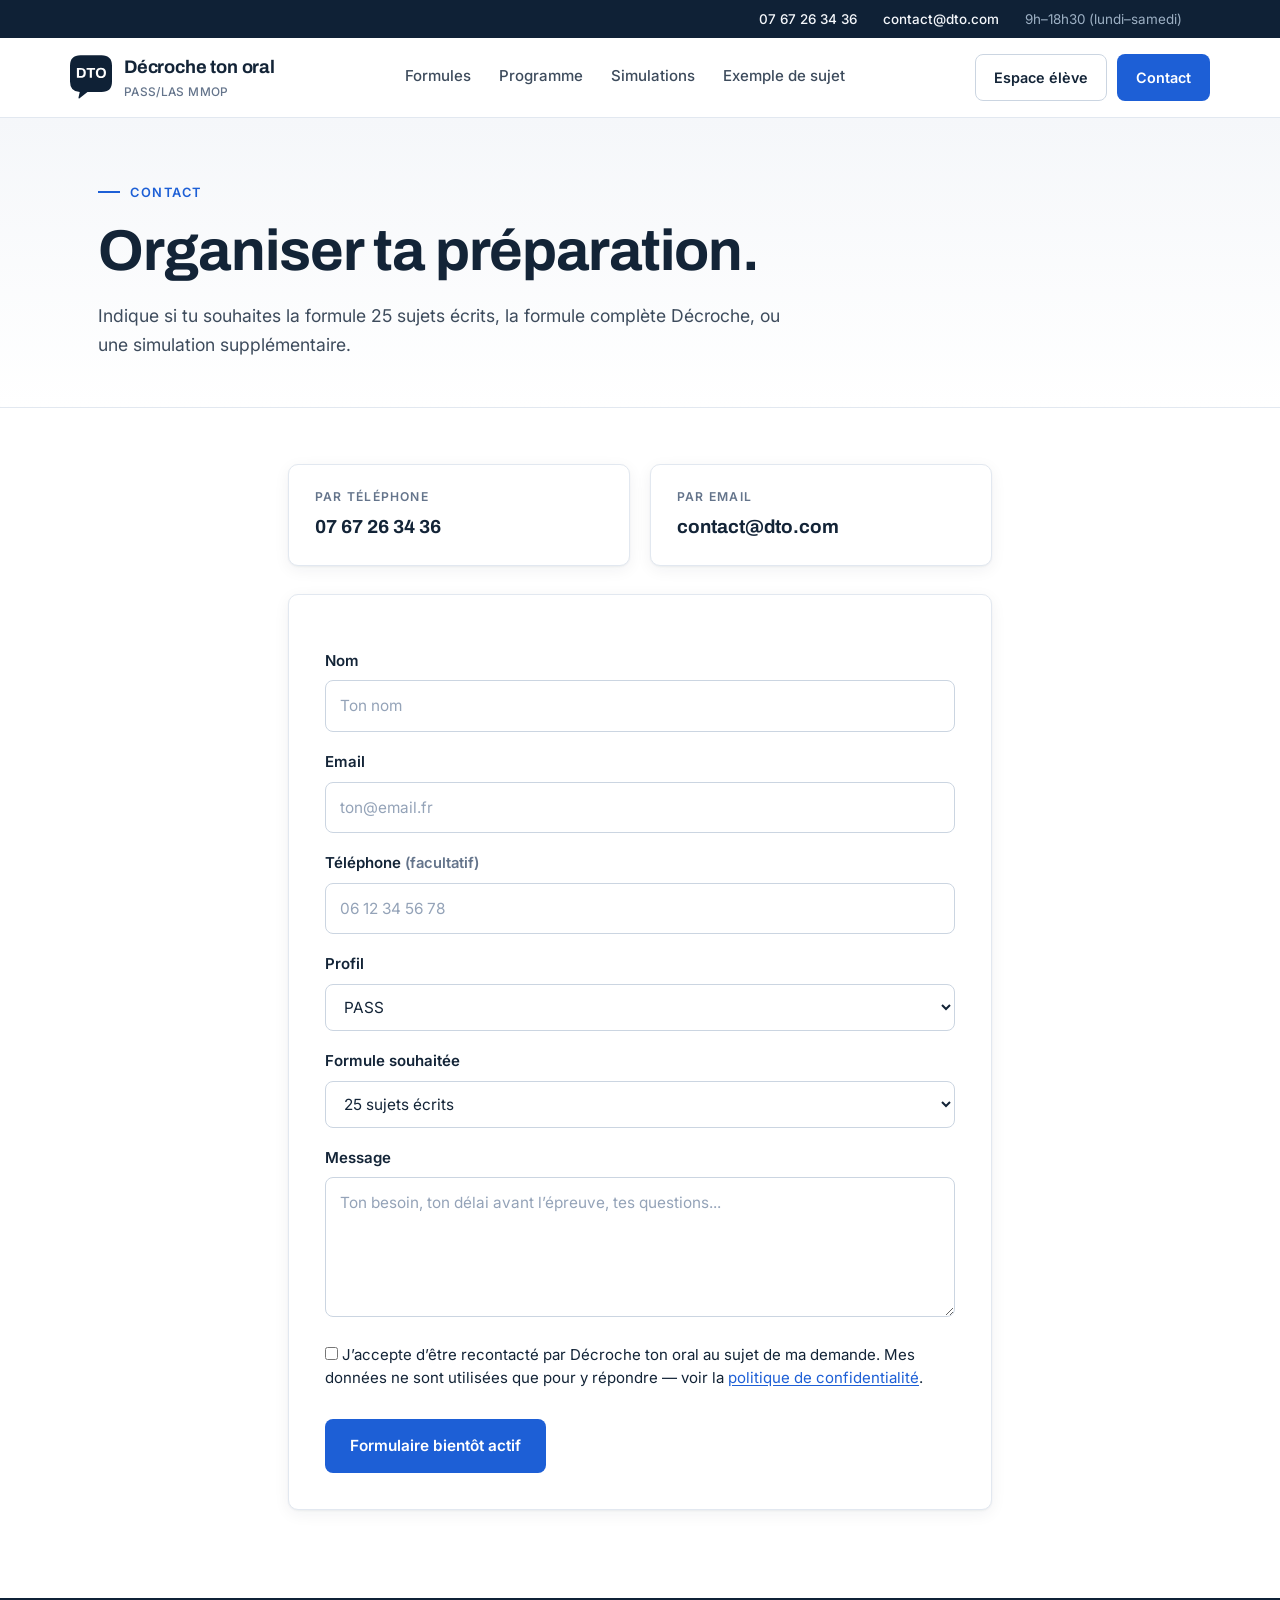
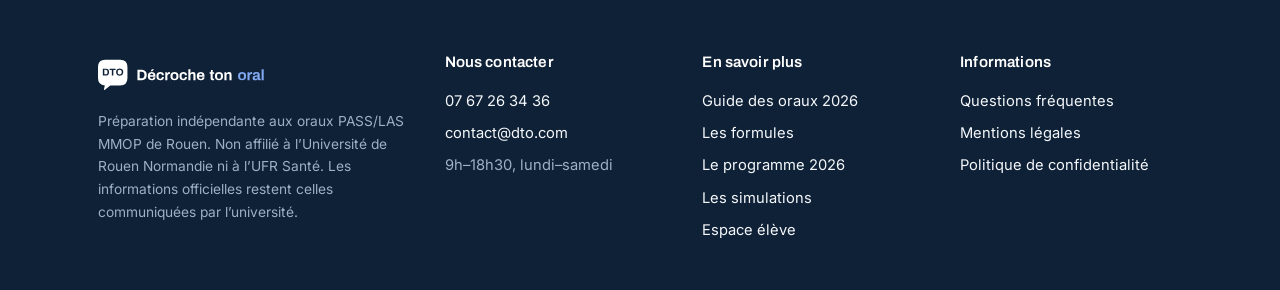
<file: contact.html>
<!DOCTYPE html>
<html lang="fr">
<head>
<meta charset="UTF-8">
<meta name="viewport" content="width=device-width, initial-scale=1.0">
<link rel="icon" type="image/svg+xml" href="/assets/img/favicon.svg">
<title>Contact | Décroche ton oral</title>
<meta name="description" content="Demander un premier échange pour préparer les oraux PASS/LAS MMOP.">
<link rel="preconnect" href="https://fonts.googleapis.com">
<link rel="preconnect" href="https://fonts.gstatic.com" crossorigin>
<link href="https://fonts.googleapis.com/css2?family=Archivo:wght@500;600;700;800&family=Inter:wght@400;500;600;700&display=swap" rel="stylesheet">
<link rel="stylesheet" href="/assets/css/style.css">
</head>
<body class="">
<a class="skip" href="#main">Aller au contenu</a>
<div class="topbar">
  <div class="wrap">
    <a href="tel:+33767263436">07 67 26 34 36</a>
    <a href="mailto:contact@dto.com">contact@dto.com</a>
    <span>9h–18h30 (lundi–samedi)</span>
  </div>
</div>
<header>
  <div class="wrap nav">
    <a class="brand text-brand" href="/" aria-label="Décroche ton oral accueil"><img class="brand-mark" src="/assets/img/logo-mark.svg" alt="" width="42" height="44"><span><strong>Décroche ton oral</strong><small>PASS/LAS MMOP</small></span></a>
        <nav class="navlinks" aria-label="Navigation principale">
      <a href="/offres.html">Formules</a>
      <a href="/programme.html">Programme</a>
      <a href="/simulations.html">Simulations</a>
      <a href="/oraux-rouen-2026.html">Exemple de sujet</a>
    </nav>
    <div class="nav-actions">
      <a class="btn btn-secondary" href="/espace-eleve/login.html">Espace élève</a>
      <a class="btn btn-primary" href="/contact.html">Contact</a>
    </div>
    <button class="nav-burger" type="button" aria-label="Ouvrir le menu" aria-controls="mobile-menu" aria-expanded="false">
      <span></span><span></span><span></span>
    </button>
  </div>
</header>
<main id="main">
<section class="page-hero">
  <div class="wrap">
    <p class="eyebrow">Contact</p>
    <h1>Organiser ta préparation.</h1>
    <p class="lead">Indique si tu souhaites la formule 25 sujets écrits, la formule complète Décroche, ou une simulation supplémentaire.</p>
  </div>
</section>
<section class="page-content">
  <div class="wrap" style="max-width:760px">
    <div class="contact-direct reveal">
      <a class="contact-card" href="tel:+33767263436">
        <span>Par téléphone</span>
        <strong>07 67 26 34 36</strong>
      </a>
      <a class="contact-card" href="mailto:contact@dto.com">
        <span>Par email</span>
        <strong>contact@dto.com</strong>
      </a>
    </div>
    <form class="form-box">
      <label>Nom</label>
      <input type="text" placeholder="Ton nom">
      <label>Email</label>
      <input type="email" placeholder="ton@email.fr">
      <label>Téléphone <span class="small">(facultatif)</span></label>
      <input type="tel" placeholder="06 12 34 56 78">
      <label>Profil</label>
      <select>
        <option>PASS</option>
        <option>L.AS 1</option>
        <option>L.AS 2</option>
        <option>L.AS 3</option>
      </select>
      <label>Formule souhaitée</label>
      <select>
        <option>25 sujets écrits</option>
        <option>Formule complète Décroche</option>
        <option>Je ne sais pas encore</option>
      </select>
      <label>Message</label>
      <textarea placeholder="Ton besoin, ton délai avant l’épreuve, tes questions..."></textarea>
      <label class="consent">
        <input type="checkbox" required>
        <span>J’accepte d’être recontacté par Décroche ton oral au sujet de ma demande. Mes données ne sont utilisées que pour y répondre — voir la <a href="/mentions-legales.html#confidentialite">politique de confidentialité</a>.</span>
      </label>
      <button class="btn btn-primary" type="button">Formulaire bientôt actif</button>
    </form>
  </div>
</section>
</main>
<footer>
  <div class="wrap footer-grid">
    <div>
      <a class="footer-logo" href="/" aria-label="Décroche ton oral accueil"><img src="/assets/img/logo-full-white.svg" alt="Décroche ton oral" height="34"></a>
      <p>Préparation indépendante aux oraux PASS/LAS MMOP de Rouen. Non affilié à l’Université de Rouen Normandie ni à l’UFR Santé. Les informations officielles restent celles communiquées par l’université.</p>
    </div>
    <div>
      <h4>Nous contacter</h4>
      <a href="tel:+33767263436">07 67 26 34 36</a>
      <a href="mailto:contact@dto.com">contact@dto.com</a>
      <span>9h–18h30, lundi–samedi</span>
    </div>
    <div>
      <h4>En savoir plus</h4>
      <a href="/oraux-rouen-2026.html">Guide des oraux 2026</a>
      <a href="/offres.html">Les formules</a>
      <a href="/programme.html">Le programme 2026</a>
      <a href="/simulations.html">Les simulations</a>
      <a href="/espace-eleve/login.html">Espace élève</a>
    </div>
    <div>
      <h4>Informations</h4>
      <a href="/index.html#faq">Questions fréquentes</a>
      <a href="/mentions-legales.html">Mentions légales</a>
      <a href="/mentions-legales.html#confidentialite">Politique de confidentialité</a>
    </div>
  </div>
</footer>
<a class="mobile-call" href="tel:+33767263436">Appeler · 07 67 26 34 36</a>

<script src="/assets/js/main.js"></script>
</body>
</html>
</file>
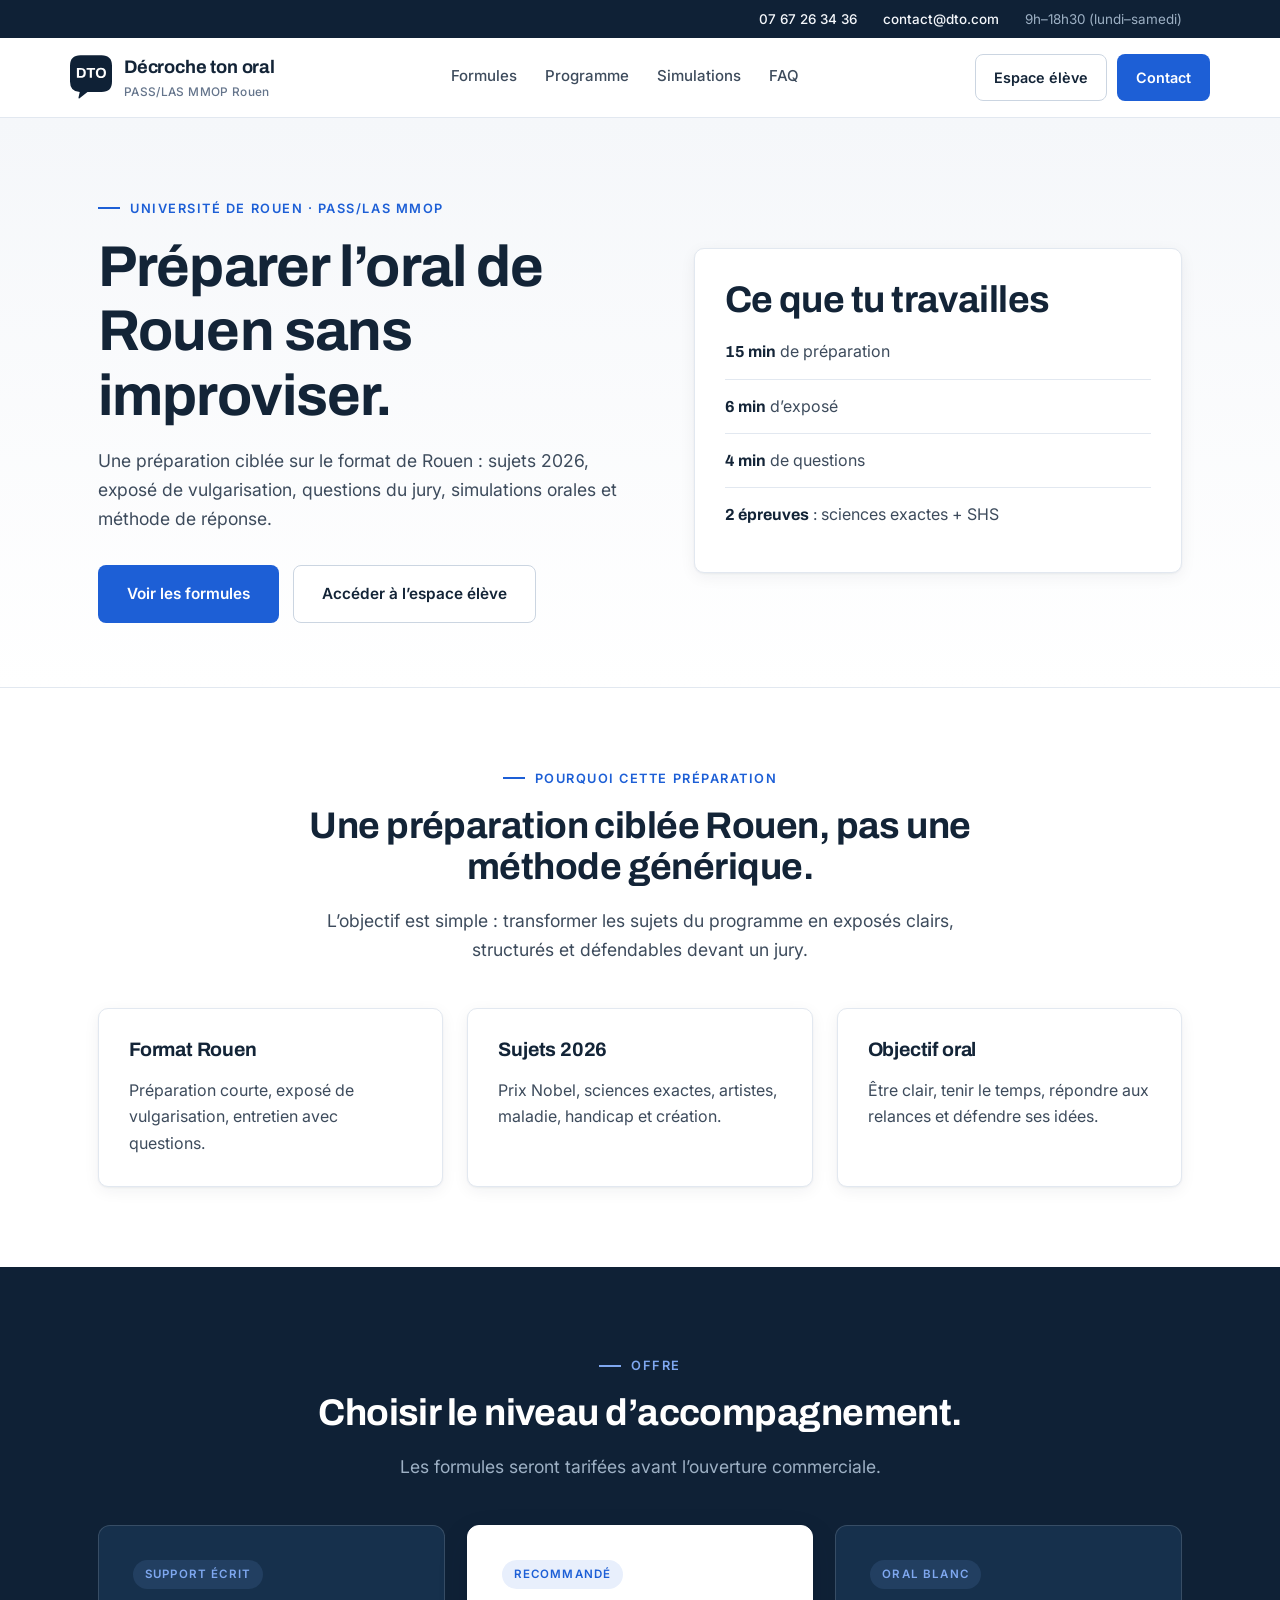
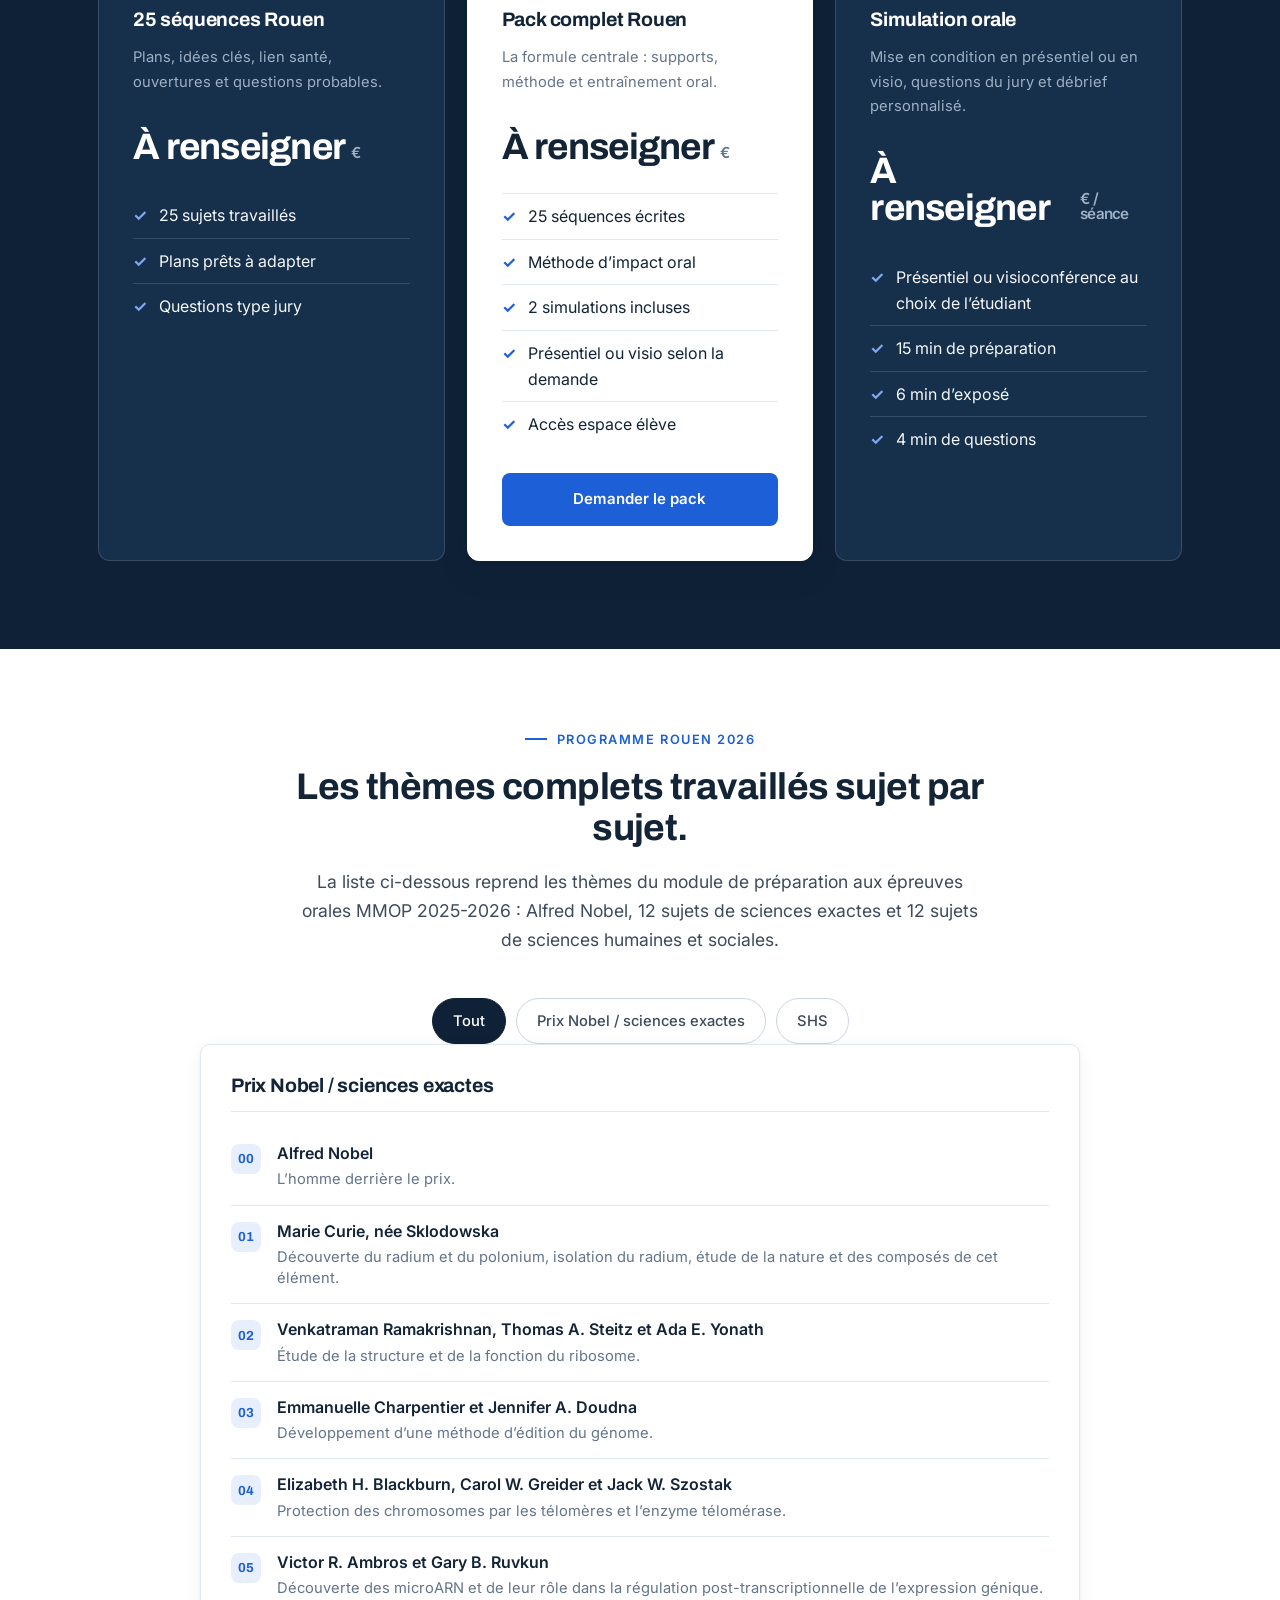
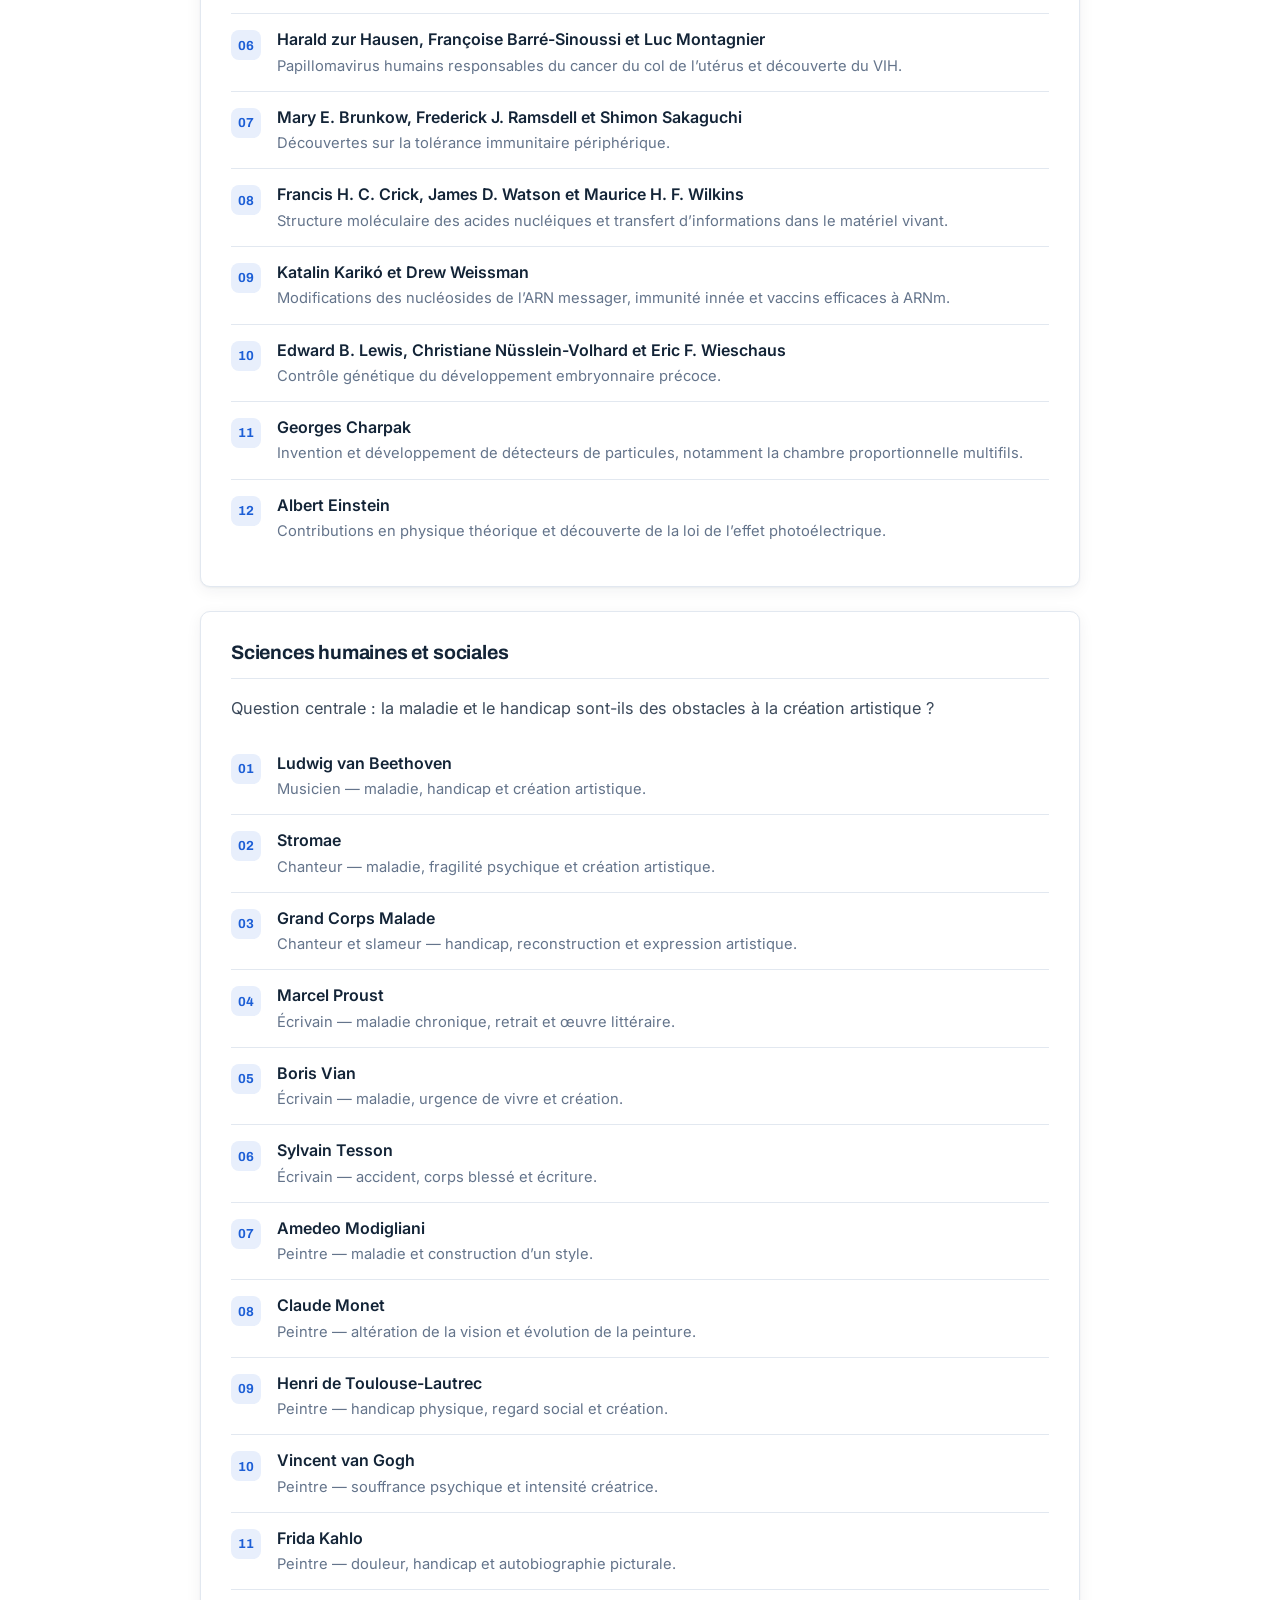
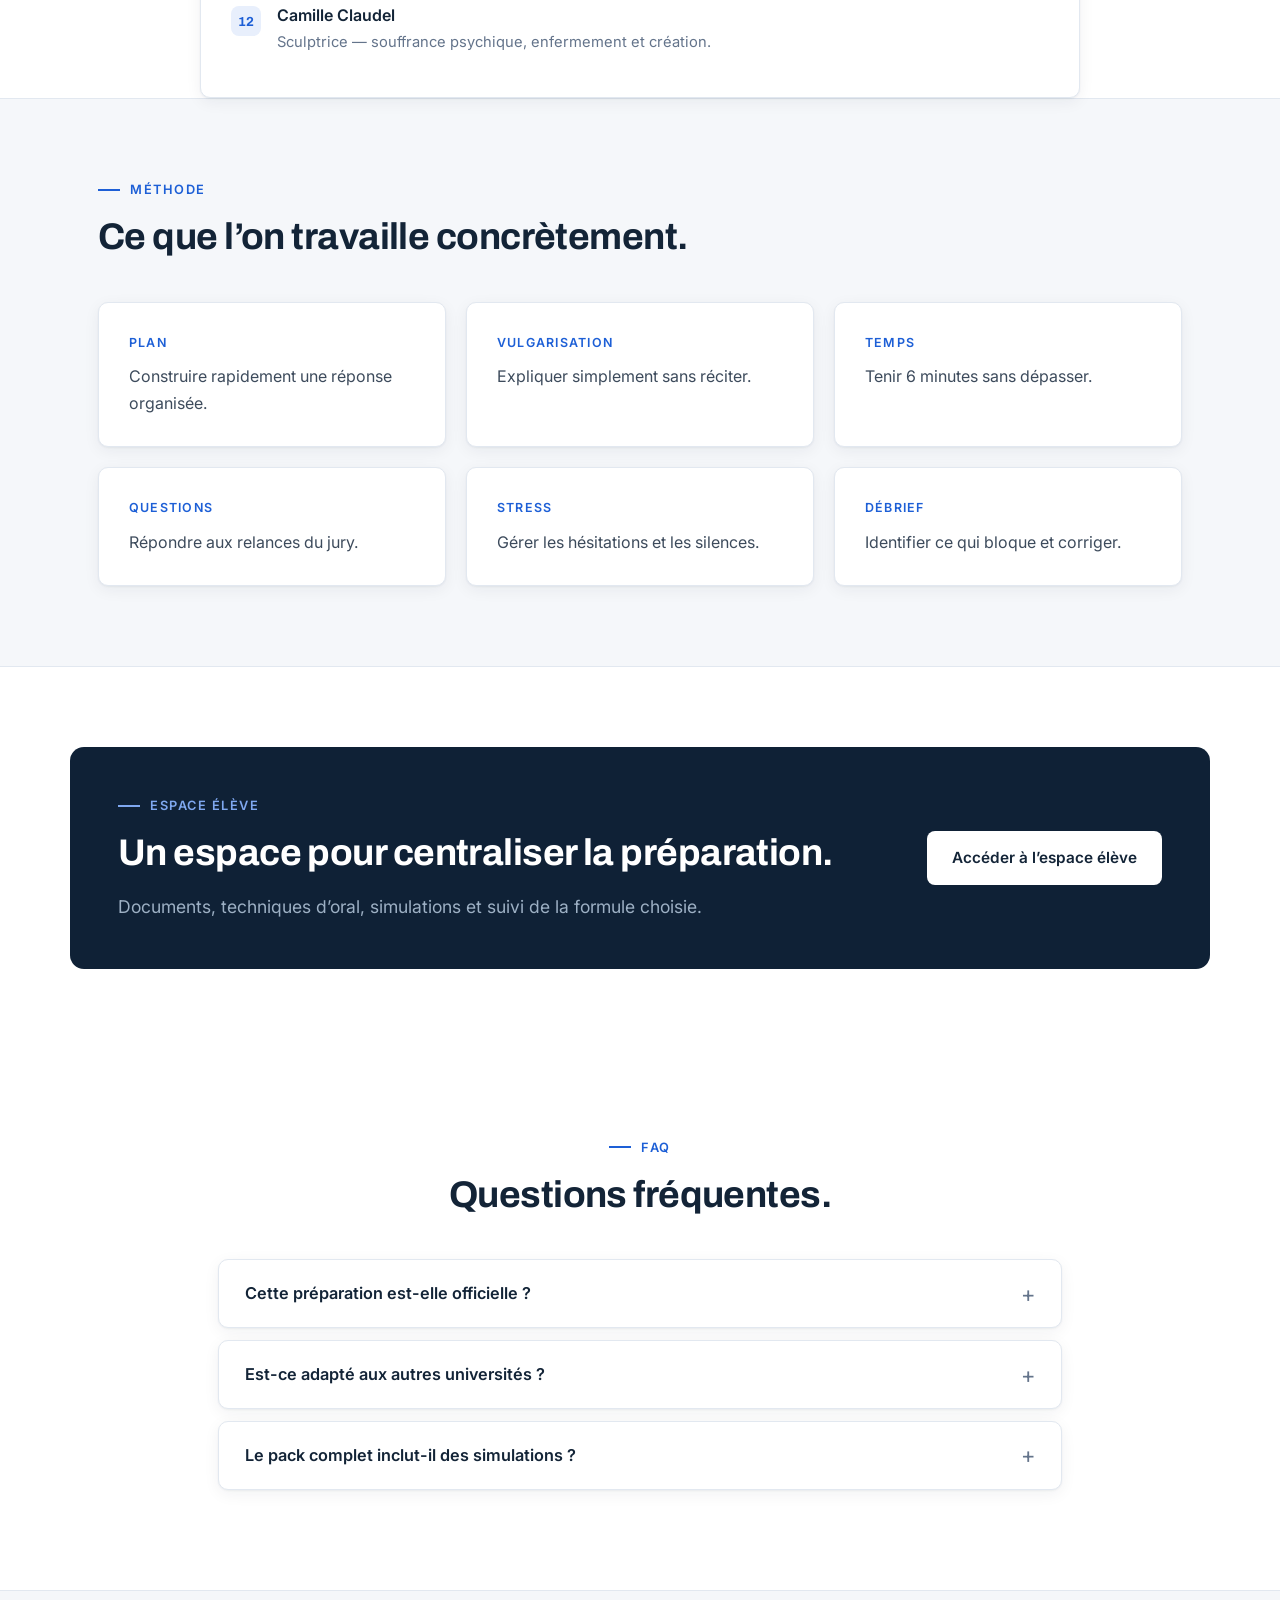
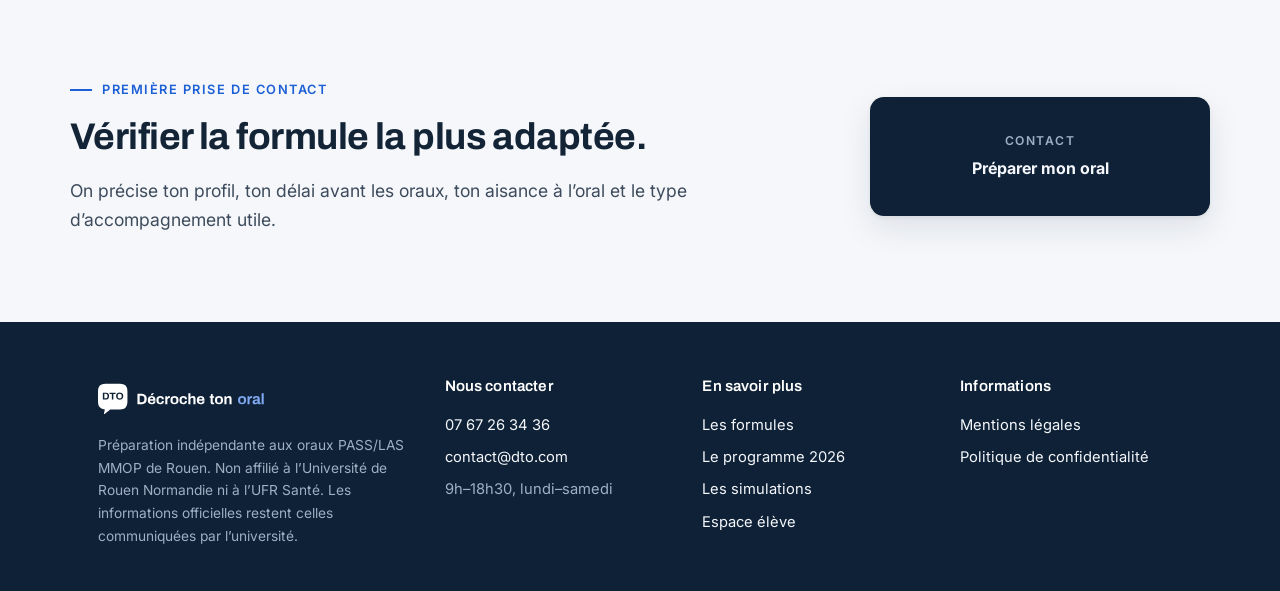
<file: espace-eleve-index.html>
<!DOCTYPE html>
<html lang="fr">
<head>
<meta charset="UTF-8">
<meta name="viewport" content="width=device-width, initial-scale=1.0">
<link rel="icon" type="image/svg+xml" href="/assets/img/favicon.svg">
<title>Décroche ton oral | Préparation PASS/LAS MMOP Rouen 2026</title>
<meta name="description" content="Préparation indépendante dédiée aux oraux PASS/LAS MMOP de Rouen : sujets 2026, méthode, simulations orales et espace élève.">
<link rel="preconnect" href="https://fonts.googleapis.com">
<link rel="preconnect" href="https://fonts.gstatic.com" crossorigin>
<link href="https://fonts.googleapis.com/css2?family=Archivo:wght@500;600;700;800&family=Inter:wght@400;500;600;700&display=swap" rel="stylesheet">
<link rel="stylesheet" href="/assets/css/style.css">
</head>
<body>
<a class="skip" href="#main">Aller au contenu</a>

<div class="topbar">
  <div class="wrap">
    <a href="tel:+33767263436">07 67 26 34 36</a>
    <a href="mailto:contact@dto.com">contact@dto.com</a>
    <span>9h–18h30 (lundi–samedi)</span>
  </div>
</div>

<header>
  <div class="wrap nav">
    <a class="brand text-brand" href="/" aria-label="Décroche ton oral accueil">
      <img class="brand-mark" src="/assets/img/logo-mark.svg" alt="" width="42" height="44">
      <span><strong>Décroche ton oral</strong><small>PASS/LAS MMOP Rouen</small></span>
    </a>
        <nav class="navlinks" aria-label="Navigation principale">
      <a href="/offres.html">Formules</a>
      <a href="/programme.html">Programme</a>
      <a href="/simulations.html">Simulations</a>
      <a href="/index.html#faq">FAQ</a>
    </nav>
    <div class="nav-actions">
      <a class="btn btn-secondary" href="/espace-eleve/login.html">Espace élève</a>
      <a class="btn btn-primary" href="/contact.html">Contact</a>
    </div>
    <button class="nav-burger" type="button" aria-label="Ouvrir le menu" aria-controls="mobile-menu" aria-expanded="false">
      <span></span><span></span><span></span>
    </button>
  </div>
</header>

<main id="main">

<section class="clean-hero" id="top">
  <div class="wrap clean-hero-grid">
    <div class="hero-copy reveal">
      <p class="eyebrow">Université de Rouen · PASS/LAS MMOP</p>
      <h1>Préparer l’oral de Rouen sans improviser.</h1>
      <p class="lead">
        Une préparation ciblée sur le format de Rouen : sujets 2026, exposé de vulgarisation,
        questions du jury, simulations orales et méthode de réponse.
      </p>
      <div class="hero-ctas">
        <a class="btn btn-primary" href="#offre">Voir les formules</a>
        <a class="btn btn-secondary" href="/espace-eleve/login.html">Accéder à l’espace élève</a>
      </div>
    </div>

    <aside class="clean-card reveal">
      <h2>Ce que tu travailles</h2>
      <ul class="clean-list">
        <li><strong>15 min</strong> de préparation</li>
        <li><strong>6 min</strong> d’exposé</li>
        <li><strong>4 min</strong> de questions</li>
        <li><strong>2 épreuves</strong> : sciences exactes + SHS</li>
      </ul>
    </aside>
  </div>
</section>

<section id="pourquoi" class="clean-section">
  <div class="wrap">
    <div class="section-head center reveal">
      <p class="eyebrow">Pourquoi cette préparation</p>
      <h2>Une préparation ciblée Rouen, pas une méthode générique.</h2>
      <p class="lead">
        L’objectif est simple : transformer les sujets du programme en exposés clairs,
        structurés et défendables devant un jury.
      </p>
    </div>

    <div class="clean-grid three">
      <article class="clean-card reveal">
        <h3>Format Rouen</h3>
        <p>Préparation courte, exposé de vulgarisation, entretien avec questions.</p>
      </article>
      <article class="clean-card reveal">
        <h3>Sujets 2026</h3>
        <p>Prix Nobel, sciences exactes, artistes, maladie, handicap et création.</p>
      </article>
      <article class="clean-card reveal">
        <h3>Objectif oral</h3>
        <p>Être clair, tenir le temps, répondre aux relances et défendre ses idées.</p>
      </article>
    </div>
  </div>
</section>

<section class="offer clean-offer" id="offre">
  <div class="wrap">
    <div class="section-head center reveal">
      <p class="eyebrow">Offre</p>
      <h2>Choisir le niveau d’accompagnement.</h2>
      <p class="lead">Les formules seront tarifées avant l’ouverture commerciale.</p>
    </div>

    <div class="offer-grid">
      <article class="offer-card reveal">
        <span class="offer-tag">Support écrit</span>
        <h3>25 séquences Rouen</h3>
        <p class="small">Plans, idées clés, lien santé, ouvertures et questions probables.</p>
        <div class="price">À renseigner <small>€</small></div>
        <ul>
          <li>25 sujets travaillés</li>
          <li>Plans prêts à adapter</li>
          <li>Questions type jury</li>
        </ul>
      </article>

      <article class="offer-card featured reveal">
        <span class="offer-tag">Recommandé</span>
        <h3>Pack complet Rouen</h3>
        <p class="small">La formule centrale : supports, méthode et entraînement oral.</p>
        <div class="price">À renseigner <small>€</small></div>
        <ul>
          <li>25 séquences écrites</li>
          <li>Méthode d’impact oral</li>
          <li>2 simulations incluses</li>
          <li>Présentiel ou visio selon la demande</li>
          <li>Accès espace élève</li>
        </ul>
        <div class="offer-cta"><a class="btn btn-primary" href="/contact.html">Demander le pack</a></div>
      </article>

      <article class="offer-card reveal">
        <span class="offer-tag">Oral blanc</span>
        <h3>Simulation orale</h3>
        <p class="small">Mise en condition en présentiel ou en visio, questions du jury et débrief personnalisé.</p>
        <div class="price">À renseigner <small>€ / séance</small></div>
        <ul>
          <li>Présentiel ou visioconférence au choix de l’étudiant</li>
          <li>15 min de préparation</li>
          <li>6 min d’exposé</li>
          <li>4 min de questions</li>
        </ul>
      </article>
    </div>
  </div>
</section>

<section id="programme" class="clean-section">
  <div class="wrap">
    <div class="section-head center reveal">
      <p class="eyebrow">Programme Rouen 2026</p>
      <h2>Les thèmes complets travaillés sujet par sujet.</h2>
      <p class="lead">
        La liste ci-dessous reprend les thèmes du module de préparation aux épreuves orales MMOP 2025-2026 :
        Alfred Nobel, 12 sujets de sciences exactes et 12 sujets de sciences humaines et sociales.
      </p>
    </div>

    <div class="subject-filter" data-subject-filter="programme-index">
      <button class="subject-filter-btn active" type="button" data-filter="all" aria-pressed="true">Tout</button>
      <button class="subject-filter-btn" type="button" data-filter="nobel" aria-pressed="false">Prix Nobel / sciences exactes</button>
      <button class="subject-filter-btn" type="button" data-filter="shs" aria-pressed="false">SHS</button>
    </div>

    <div class="subjects detailed-subjects">
      <div class="subject-col reveal" data-subject-group="nobel">
        <h3>Prix Nobel / sciences exactes</h3>
        <ul class="subject-list subject-list-detailed">

          <li><b>00</b><span><strong>Alfred Nobel</strong><em>L’homme derrière le prix.</em></span></li>
          <li><b>01</b><span><strong>Marie Curie, née Sklodowska</strong><em>Découverte du radium et du polonium, isolation du radium, étude de la nature et des composés de cet élément.</em></span></li>
          <li><b>02</b><span><strong>Venkatraman Ramakrishnan, Thomas A. Steitz et Ada E. Yonath</strong><em>Étude de la structure et de la fonction du ribosome.</em></span></li>
          <li><b>03</b><span><strong>Emmanuelle Charpentier et Jennifer A. Doudna</strong><em>Développement d’une méthode d’édition du génome.</em></span></li>
          <li><b>04</b><span><strong>Elizabeth H. Blackburn, Carol W. Greider et Jack W. Szostak</strong><em>Protection des chromosomes par les télomères et l’enzyme télomérase.</em></span></li>
          <li><b>05</b><span><strong>Victor R. Ambros et Gary B. Ruvkun</strong><em>Découverte des microARN et de leur rôle dans la régulation post-transcriptionnelle de l’expression génique.</em></span></li>
          <li><b>06</b><span><strong>Harald zur Hausen, Françoise Barré-Sinoussi et Luc Montagnier</strong><em>Papillomavirus humains responsables du cancer du col de l’utérus et découverte du VIH.</em></span></li>
          <li><b>07</b><span><strong>Mary E. Brunkow, Frederick J. Ramsdell et Shimon Sakaguchi</strong><em>Découvertes sur la tolérance immunitaire périphérique.</em></span></li>
          <li><b>08</b><span><strong>Francis H. C. Crick, James D. Watson et Maurice H. F. Wilkins</strong><em>Structure moléculaire des acides nucléiques et transfert d’informations dans le matériel vivant.</em></span></li>
          <li><b>09</b><span><strong>Katalin Karikó et Drew Weissman</strong><em>Modifications des nucléosides de l’ARN messager, immunité innée et vaccins efficaces à ARNm.</em></span></li>
          <li><b>10</b><span><strong>Edward B. Lewis, Christiane Nüsslein-Volhard et Eric F. Wieschaus</strong><em>Contrôle génétique du développement embryonnaire précoce.</em></span></li>
          <li><b>11</b><span><strong>Georges Charpak</strong><em>Invention et développement de détecteurs de particules, notamment la chambre proportionnelle multifils.</em></span></li>
          <li><b>12</b><span><strong>Albert Einstein</strong><em>Contributions en physique théorique et découverte de la loi de l’effet photoélectrique.</em></span></li>

        </ul>
      </div>

      <div class="subject-col reveal" data-subject-group="shs">
        <h3>Sciences humaines et sociales</h3>
        <p class="small shs-question">Question centrale : la maladie et le handicap sont-ils des obstacles à la création artistique ?</p>
        <ul class="subject-list subject-list-detailed">

          <li><b>01</b><span><strong>Ludwig van Beethoven</strong><em>Musicien — maladie, handicap et création artistique.</em></span></li>
          <li><b>02</b><span><strong>Stromae</strong><em>Chanteur — maladie, fragilité psychique et création artistique.</em></span></li>
          <li><b>03</b><span><strong>Grand Corps Malade</strong><em>Chanteur et slameur — handicap, reconstruction et expression artistique.</em></span></li>
          <li><b>04</b><span><strong>Marcel Proust</strong><em>Écrivain — maladie chronique, retrait et œuvre littéraire.</em></span></li>
          <li><b>05</b><span><strong>Boris Vian</strong><em>Écrivain — maladie, urgence de vivre et création.</em></span></li>
          <li><b>06</b><span><strong>Sylvain Tesson</strong><em>Écrivain — accident, corps blessé et écriture.</em></span></li>
          <li><b>07</b><span><strong>Amedeo Modigliani</strong><em>Peintre — maladie et construction d’un style.</em></span></li>
          <li><b>08</b><span><strong>Claude Monet</strong><em>Peintre — altération de la vision et évolution de la peinture.</em></span></li>
          <li><b>09</b><span><strong>Henri de Toulouse-Lautrec</strong><em>Peintre — handicap physique, regard social et création.</em></span></li>
          <li><b>10</b><span><strong>Vincent van Gogh</strong><em>Peintre — souffrance psychique et intensité créatrice.</em></span></li>
          <li><b>11</b><span><strong>Frida Kahlo</strong><em>Peintre — douleur, handicap et autobiographie picturale.</em></span></li>
          <li><b>12</b><span><strong>Camille Claudel</strong><em>Sculptrice — souffrance psychique, enfermement et création.</em></span></li>

        </ul>
      </div>
    </div>
  </div>
</section>

<section id="methode" class="method clean-section">
  <div class="wrap">
    <div class="section-head reveal">
      <p class="eyebrow">Méthode</p>
      <h2>Ce que l’on travaille concrètement.</h2>
    </div>

    <div class="criteria-grid">
      <article class="criterion reveal"><b>Plan</b><p>Construire rapidement une réponse organisée.</p></article>
      <article class="criterion reveal"><b>Vulgarisation</b><p>Expliquer simplement sans réciter.</p></article>
      <article class="criterion reveal"><b>Temps</b><p>Tenir 6 minutes sans dépasser.</p></article>
      <article class="criterion reveal"><b>Questions</b><p>Répondre aux relances du jury.</p></article>
      <article class="criterion reveal"><b>Stress</b><p>Gérer les hésitations et les silences.</p></article>
      <article class="criterion reveal"><b>Débrief</b><p>Identifier ce qui bloque et corriger.</p></article>
    </div>
  </div>
</section>

<section id="espace-eleve" class="clean-section">
  <div class="wrap clean-cta-box reveal">
    <div>
      <p class="eyebrow">Espace élève</p>
      <h2>Un espace pour centraliser la préparation.</h2>
      <p class="lead">Documents, techniques d’oral, simulations et suivi de la formule choisie.</p>
    </div>
    <a class="btn btn-primary" href="/espace-eleve/login.html">Accéder à l’espace élève</a>
  </div>
</section>

<section class="faq" id="faq">
  <div class="wrap" style="max-width:900px">
    <div class="section-head center reveal">
      <p class="eyebrow">FAQ</p>
      <h2>Questions fréquentes.</h2>
    </div>

    <details class="reveal">
      <summary>Cette préparation est-elle officielle ?</summary>
      <p>Non. Décroche ton oral est une préparation indépendante, non affiliée à l’Université de Rouen Normandie ni à l’UFR Santé.</p>
    </details>

    <details class="reveal">
      <summary>Est-ce adapté aux autres universités ?</summary>
      <p>Non. L’offre est volontairement construite pour Rouen.</p>
    </details>

    <details class="reveal">
      <summary>Le pack complet inclut-il des simulations ?</summary>
      <p>Oui. Le pack complet prévoit deux simulations, pour travailler les deux familles de sujets.</p>
    </details>
  </div>
</section>

<section class="cta">
  <div class="wrap cta-box">
    <div class="reveal">
      <p class="eyebrow">Première prise de contact</p>
      <h2>Vérifier la formule la plus adaptée.</h2>
      <p class="lead">On précise ton profil, ton délai avant les oraux, ton aisance à l’oral et le type d’accompagnement utile.</p>
    </div>
    <a class="phone-big reveal" href="/contact.html">
      <span>Contact</span>
      <strong>Préparer mon oral</strong>
    </a>
  </div>
</section>

</main>

<footer>
  <div class="wrap footer-grid">
    <div>
      <a class="footer-logo" href="/" aria-label="Décroche ton oral accueil"><img src="/assets/img/logo-full-white.svg" alt="Décroche ton oral" height="34"></a>
      <p>Préparation indépendante aux oraux PASS/LAS MMOP de Rouen. Non affilié à l’Université de Rouen Normandie ni à l’UFR Santé. Les informations officielles restent celles communiquées par l’université.</p>
    </div>
    <div>
      <h4>Nous contacter</h4>
      <a href="tel:+33767263436">07 67 26 34 36</a>
      <a href="mailto:contact@dto.com">contact@dto.com</a>
      <span>9h–18h30, lundi–samedi</span>
    </div>
    <div>
      <h4>En savoir plus</h4>
      <a href="/offres.html">Les formules</a>
      <a href="/programme.html">Le programme 2026</a>
      <a href="/simulations.html">Les simulations</a>
      <a href="/espace-eleve/login.html">Espace élève</a>
    </div>
    <div>
      <h4>Informations</h4>
      <a href="/mentions-legales.html">Mentions légales</a>
      <a href="/mentions-legales.html#confidentialite">Politique de confidentialité</a>
    </div>
  </div>
</footer>

<a class="mobile-call" href="/espace-eleve/login.html">Accéder à l’espace élève</a>
<script src="/assets/js/main.js"></script>
</body>
</html>
</file>
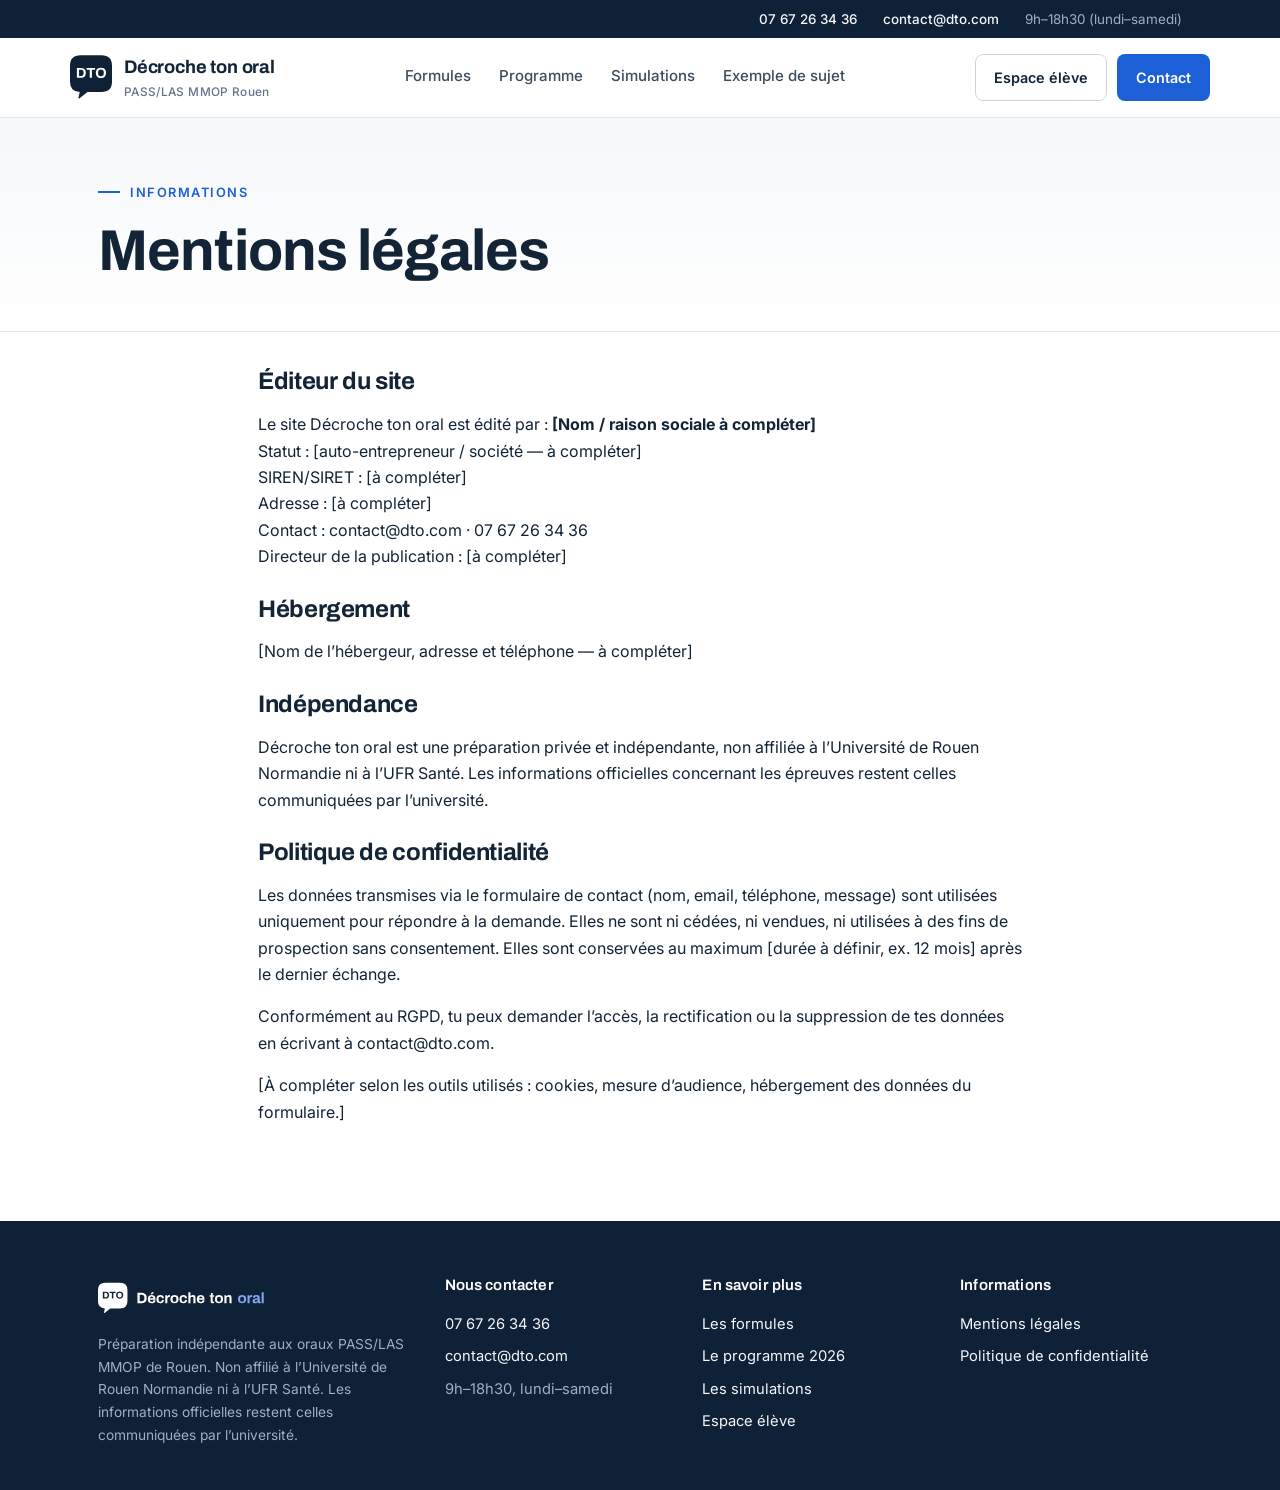
<file: mentions-legales.html>
<!DOCTYPE html>
<html lang="fr">
<head>
<meta charset="UTF-8">
<meta name="viewport" content="width=device-width, initial-scale=1.0">
<link rel="icon" type="image/svg+xml" href="/assets/img/favicon.svg">
<title>Mentions légales | Décroche ton oral</title>
<meta name="robots" content="noindex">
<link rel="preconnect" href="https://fonts.googleapis.com">
<link rel="preconnect" href="https://fonts.gstatic.com" crossorigin>
<link href="https://fonts.googleapis.com/css2?family=Archivo:wght@500;600;700;800&family=Inter:wght@400;500;600;700&display=swap" rel="stylesheet">
<link rel="stylesheet" href="/assets/css/style.css">
</head>
<body>
<a class="skip" href="#main">Aller au contenu</a>

<div class="topbar">
  <div class="wrap">
    <a href="tel:+33767263436">07 67 26 34 36</a>
    <a href="mailto:contact@dto.com">contact@dto.com</a>
    <span>9h–18h30 (lundi–samedi)</span>
  </div>
</div>

<header>
  <div class="wrap nav">
    <a class="brand text-brand" href="/" aria-label="Décroche ton oral accueil">
      <img class="brand-mark" src="/assets/img/logo-mark.svg" alt="" width="42" height="44">
      <span><strong>Décroche ton oral</strong><small>PASS/LAS MMOP Rouen</small></span>
    </a>
    <nav class="navlinks" aria-label="Navigation principale">
      <a href="/offres.html">Formules</a>
      <a href="/programme.html">Programme</a>
      <a href="/simulations.html">Simulations</a>
      <a href="/oraux-rouen-2026.html">Exemple de sujet</a>
    </nav>
    <div class="nav-actions">
      <a class="btn btn-secondary" href="/espace-eleve/login.html">Espace élève</a>
      <a class="btn btn-primary" href="/contact.html">Contact</a>
    </div>
    <button class="nav-burger" type="button" aria-label="Ouvrir le menu" aria-controls="mobile-menu" aria-expanded="false">
      <span></span><span></span><span></span>
    </button>
  </div>
</header>

<main id="main">
<section class="page-hero">
  <div class="wrap">
    <p class="eyebrow">Informations</p>
    <h1>Mentions légales</h1>
  </div>
</section>

<section class="page-content clean-section" style="padding-top:10px">
  <div class="wrap" style="max-width:820px">

    <h2 style="font-size:1.5rem;margin:26px 0 12px">Éditeur du site</h2>
    <p>Le site Décroche ton oral est édité par : <strong>[Nom / raison sociale à compléter]</strong><br>
    Statut : [auto-entrepreneur / société — à compléter]<br>
    SIREN/SIRET : [à compléter]<br>
    Adresse : [à compléter]<br>
    Contact : <a href="mailto:contact@dto.com">contact@dto.com</a> · 07 67 26 34 36<br>
    Directeur de la publication : [à compléter]</p>

    <h2 style="font-size:1.5rem;margin:26px 0 12px">Hébergement</h2>
    <p>[Nom de l’hébergeur, adresse et téléphone — à compléter]</p>

    <h2 style="font-size:1.5rem;margin:26px 0 12px">Indépendance</h2>
    <p>Décroche ton oral est une préparation privée et indépendante, non affiliée à l’Université de Rouen Normandie ni à l’UFR Santé. Les informations officielles concernant les épreuves restent celles communiquées par l’université.</p>

    <h2 id="confidentialite" style="font-size:1.5rem;margin:26px 0 12px">Politique de confidentialité</h2>
    <p>Les données transmises via le formulaire de contact (nom, email, téléphone, message) sont utilisées uniquement pour répondre à la demande. Elles ne sont ni cédées, ni vendues, ni utilisées à des fins de prospection sans consentement. Elles sont conservées au maximum [durée à définir, ex. 12 mois] après le dernier échange.</p>
    <p>Conformément au RGPD, tu peux demander l’accès, la rectification ou la suppression de tes données en écrivant à <a href="mailto:contact@dto.com">contact@dto.com</a>.</p>
    <p>[À compléter selon les outils utilisés : cookies, mesure d’audience, hébergement des données du formulaire.]</p>

  </div>
</section>
</main>

<footer>
  <div class="wrap footer-grid">
    <div>
      <a class="footer-logo" href="/" aria-label="Décroche ton oral accueil"><img src="/assets/img/logo-full-white.svg" alt="Décroche ton oral" height="34"></a>
      <p>Préparation indépendante aux oraux PASS/LAS MMOP de Rouen. Non affilié à l’Université de Rouen Normandie ni à l’UFR Santé. Les informations officielles restent celles communiquées par l’université.</p>
    </div>
    <div>
      <h4>Nous contacter</h4>
      <a href="tel:+33767263436">07 67 26 34 36</a>
      <a href="mailto:contact@dto.com">contact@dto.com</a>
      <span>9h–18h30, lundi–samedi</span>
    </div>
    <div>
      <h4>En savoir plus</h4>
      <a href="/offres.html">Les formules</a>
      <a href="/programme.html">Le programme 2026</a>
      <a href="/simulations.html">Les simulations</a>
      <a href="/espace-eleve/login.html">Espace élève</a>
    </div>
    <div>
      <h4>Informations</h4>
      <a href="/mentions-legales.html">Mentions légales</a>
      <a href="/mentions-legales.html#confidentialite">Politique de confidentialité</a>
    </div>
  </div>
</footer>
<script src="/assets/js/main.js"></script>
</body>
</html>
</file>
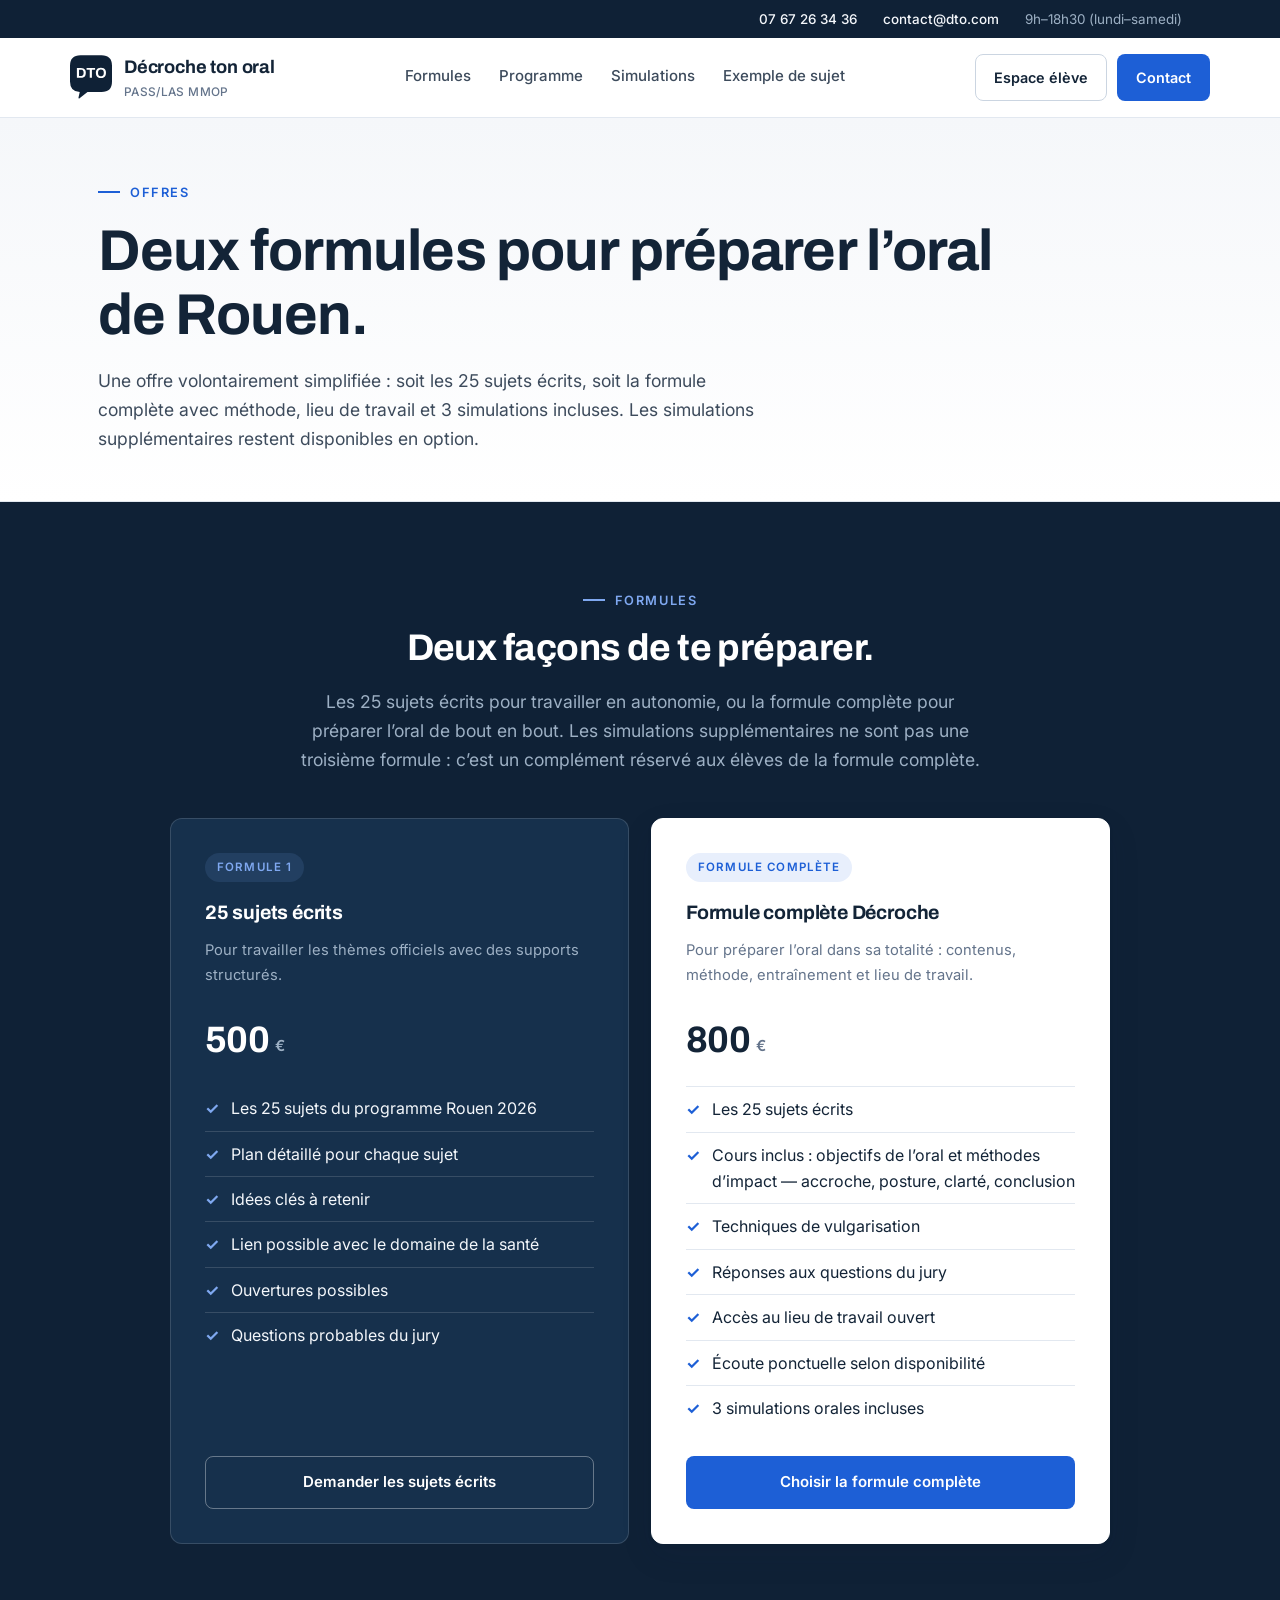
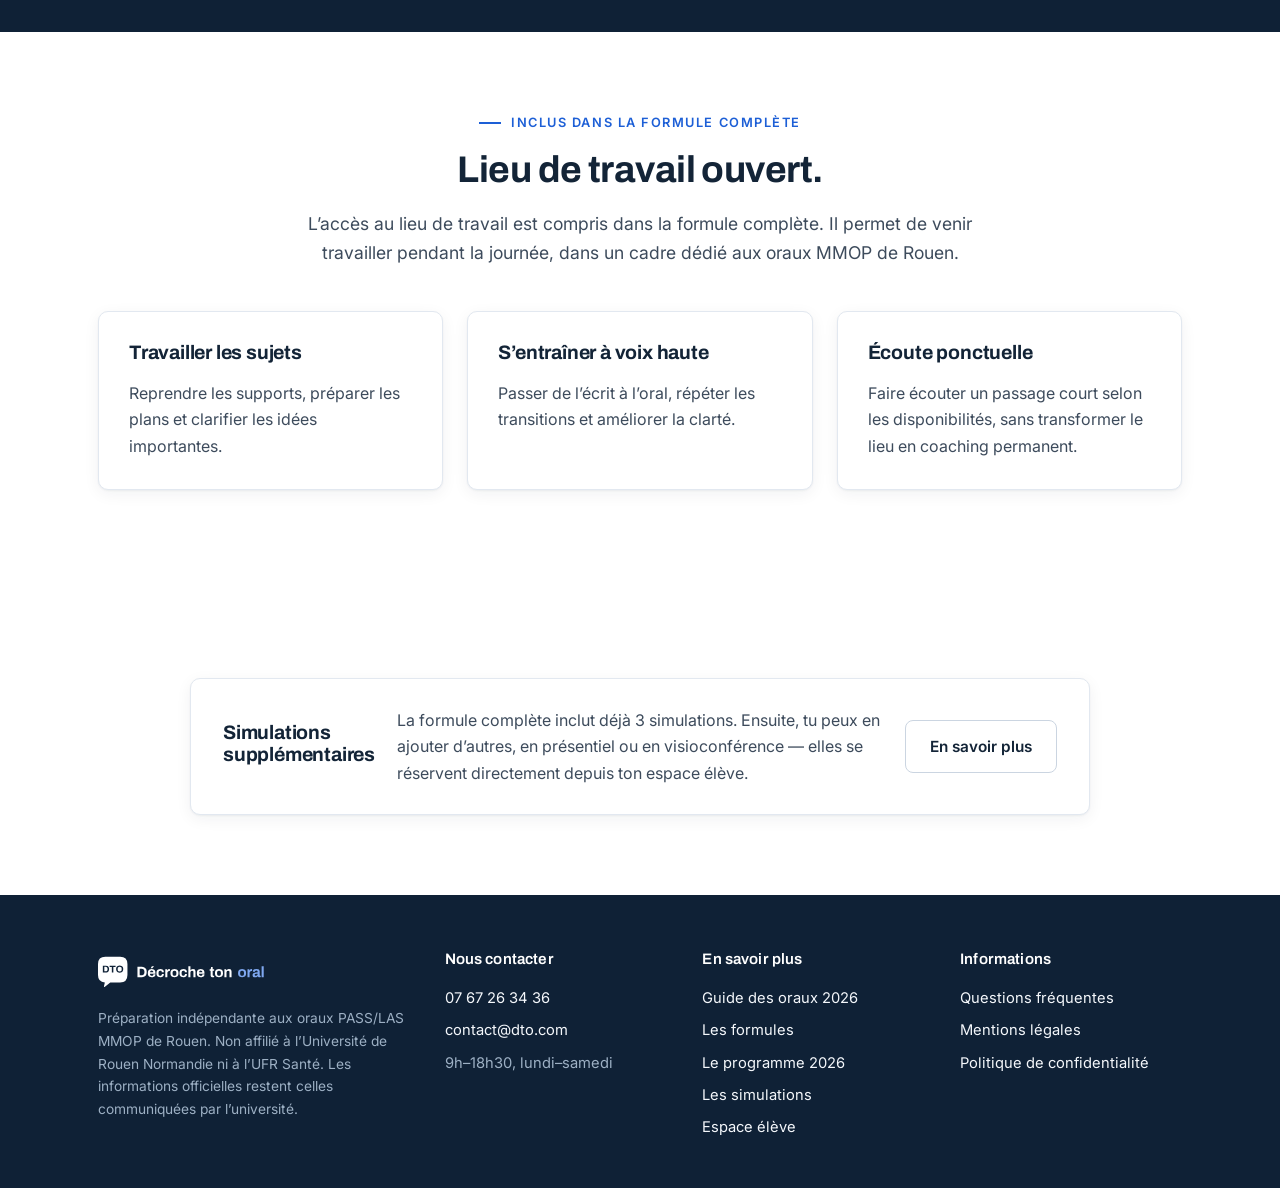
<file: offres.html>
<!DOCTYPE html>
<html lang="fr">
<head>
<meta charset="UTF-8">
<meta name="viewport" content="width=device-width, initial-scale=1.0">
<link rel="icon" type="image/svg+xml" href="/assets/img/favicon.svg">
<title>Offres | Décroche ton oral</title>
<meta name="description" content="Formules de préparation : séquences écrites, simulations et techniques d’impact.">
<link rel="preconnect" href="https://fonts.googleapis.com">
<link rel="preconnect" href="https://fonts.gstatic.com" crossorigin>
<link href="https://fonts.googleapis.com/css2?family=Archivo:wght@500;600;700;800&family=Inter:wght@400;500;600;700&display=swap" rel="stylesheet">
<link rel="stylesheet" href="/assets/css/style.css">
</head>
<body class="">
<a class="skip" href="#main">Aller au contenu</a>
<div class="topbar">
  <div class="wrap">
    <a href="tel:+33767263436">07 67 26 34 36</a>
    <a href="mailto:contact@dto.com">contact@dto.com</a>
    <span>9h–18h30 (lundi–samedi)</span>
  </div>
</div>
<header>
  <div class="wrap nav">
    <a class="brand text-brand" href="/" aria-label="Décroche ton oral accueil"><img class="brand-mark" src="/assets/img/logo-mark.svg" alt="" width="42" height="44"><span><strong>Décroche ton oral</strong><small>PASS/LAS MMOP</small></span></a>
        <nav class="navlinks" aria-label="Navigation principale">
      <a href="/offres.html">Formules</a>
      <a href="/programme.html">Programme</a>
      <a href="/simulations.html">Simulations</a>
      <a href="/oraux-rouen-2026.html">Exemple de sujet</a>
    </nav>
    <div class="nav-actions">
      <a class="btn btn-secondary" href="/espace-eleve/login.html">Espace élève</a>
      <a class="btn btn-primary" href="/contact.html">Contact</a>
    </div>
    <button class="nav-burger" type="button" aria-label="Ouvrir le menu" aria-controls="mobile-menu" aria-expanded="false">
      <span></span><span></span><span></span>
    </button>
  </div>
</header>
<main id="main">
<section class="page-hero">
  <div class="wrap">
    <p class="eyebrow">Offres</p>
    <h1>Deux formules pour préparer l’oral de Rouen.</h1>
    <p class="lead">
      Une offre volontairement simplifiée : soit les 25 sujets écrits, soit la formule complète
      avec méthode, lieu de travail et 3 simulations incluses. Les simulations supplémentaires restent disponibles en option.
    </p>
  </div>
</section>

<section class="offer" id="formules">
  <div class="wrap">
    <div class="section-head center reveal">
      <p class="eyebrow">Formules</p>
      <h2>Deux façons de te préparer.</h2>
      <p class="lead">
        Les 25 sujets écrits pour travailler en autonomie, ou la formule complète pour préparer l’oral
        de bout en bout. Les simulations supplémentaires ne sont pas une troisième formule :
        c’est un complément réservé aux élèves de la formule complète.
      </p>
    </div>

    <div class="offer-grid offer-grid-2">
      <article class="offer-card reveal">
        <span class="offer-tag">Formule 1</span>
        <h3>25 sujets écrits</h3>
        <p class="small">Pour travailler les thèmes officiels avec des supports structurés.</p>
        <div class="price">500 <small>€</small></div>
        <ul>
          <li>Les 25 sujets du programme Rouen 2026</li>
          <li>Plan détaillé pour chaque sujet</li>
          <li>Idées clés à retenir</li>
          <li>Lien possible avec le domaine de la santé</li>
          <li>Ouvertures possibles</li>
          <li>Questions probables du jury</li>
        </ul>
        <div class="offer-cta"><a class="btn btn-secondary" href="/contact.html">Demander les sujets écrits</a></div>
      </article>

      <article class="offer-card featured reveal">
        <span class="offer-tag">Formule complète</span>
        <h3>Formule complète Décroche</h3>
        <p class="small">Pour préparer l’oral dans sa totalité : contenus, méthode, entraînement et lieu de travail.</p>
        <div class="price">800 <small>€</small></div>
        <ul>
          <li>Les 25 sujets écrits</li>
          <li>Cours inclus : objectifs de l’oral et méthodes d’impact — accroche, posture, clarté, conclusion</li>
          <li>Techniques de vulgarisation</li>
          <li>Réponses aux questions du jury</li>
          <li>Accès au lieu de travail ouvert</li>
          <li>Écoute ponctuelle selon disponibilité</li>
          <li>3 simulations orales incluses</li>
        </ul>
        <div class="offer-cta"><a class="btn btn-primary" href="/contact.html">Choisir la formule complète</a></div>
      </article>
    </div>
  </div>
</section>

<section class="clean-section" id="espace-decroche">
  <div class="wrap">
    <div class="section-head center reveal">
      <p class="eyebrow">Inclus dans la formule complète</p>
      <h2>Lieu de travail ouvert.</h2>
      <p class="lead">
        L’accès au lieu de travail est compris dans la formule complète. Il permet de venir travailler pendant la journée,
        dans un cadre dédié aux oraux MMOP de Rouen.
      </p>
    </div>

    <div class="clean-grid three">
      <article class="clean-card reveal">
        <h3>Travailler les sujets</h3>
        <p>Reprendre les supports, préparer les plans et clarifier les idées importantes.</p>
      </article>
      <article class="clean-card reveal">
        <h3>S’entraîner à voix haute</h3>
        <p>Passer de l’écrit à l’oral, répéter les transitions et améliorer la clarté.</p>
      </article>
      <article class="clean-card reveal">
        <h3>Écoute ponctuelle</h3>
        <p>Faire écouter un passage court selon les disponibilités, sans transformer le lieu en coaching permanent.</p>
      </article>
    </div>
  </div>
</section>

<section class="clean-section">
  <div class="wrap">
    <div class="option-box reveal">
      <h3>Simulations supplémentaires</h3>
      <p>
        La formule complète inclut déjà 3 simulations. Ensuite, tu peux en ajouter d’autres,
        en présentiel ou en visioconférence — elles se réservent directement depuis ton espace élève.
      </p>
      <a class="btn btn-secondary" href="/simulations.html">En savoir plus</a>
    </div>
  </div>
</section>
</main>
<footer>
  <div class="wrap footer-grid">
    <div>
      <a class="footer-logo" href="/" aria-label="Décroche ton oral accueil"><img src="/assets/img/logo-full-white.svg" alt="Décroche ton oral" height="34"></a>
      <p>Préparation indépendante aux oraux PASS/LAS MMOP de Rouen. Non affilié à l’Université de Rouen Normandie ni à l’UFR Santé. Les informations officielles restent celles communiquées par l’université.</p>
    </div>
    <div>
      <h4>Nous contacter</h4>
      <a href="tel:+33767263436">07 67 26 34 36</a>
      <a href="mailto:contact@dto.com">contact@dto.com</a>
      <span>9h–18h30, lundi–samedi</span>
    </div>
    <div>
      <h4>En savoir plus</h4>
      <a href="/oraux-rouen-2026.html">Guide des oraux 2026</a>
      <a href="/offres.html">Les formules</a>
      <a href="/programme.html">Le programme 2026</a>
      <a href="/simulations.html">Les simulations</a>
      <a href="/espace-eleve/login.html">Espace élève</a>
    </div>
    <div>
      <h4>Informations</h4>
      <a href="/index.html#faq">Questions fréquentes</a>
      <a href="/mentions-legales.html">Mentions légales</a>
      <a href="/mentions-legales.html#confidentialite">Politique de confidentialité</a>
    </div>
  </div>
</footer>
<a class="mobile-call" href="tel:+33767263436">Appeler · 07 67 26 34 36</a>

<script src="/assets/js/main.js"></script>
</body>
</html>
</file>
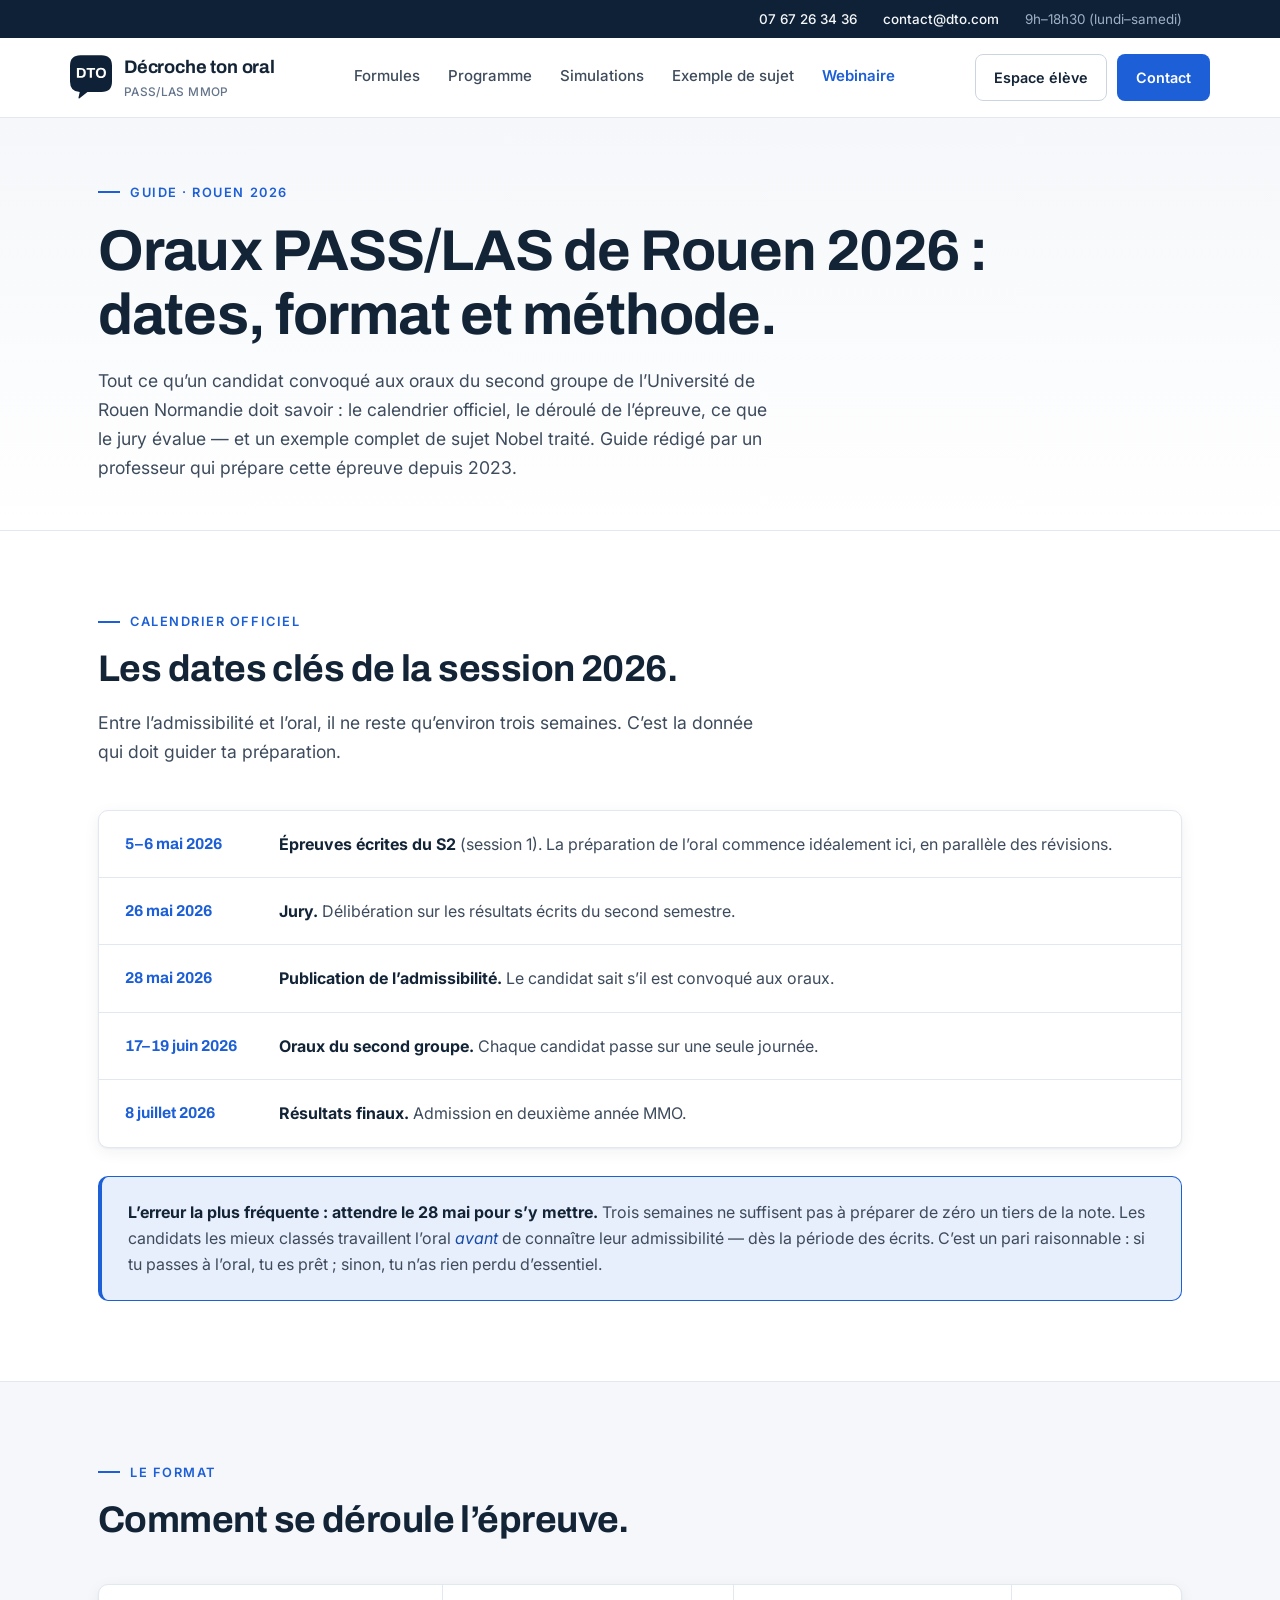
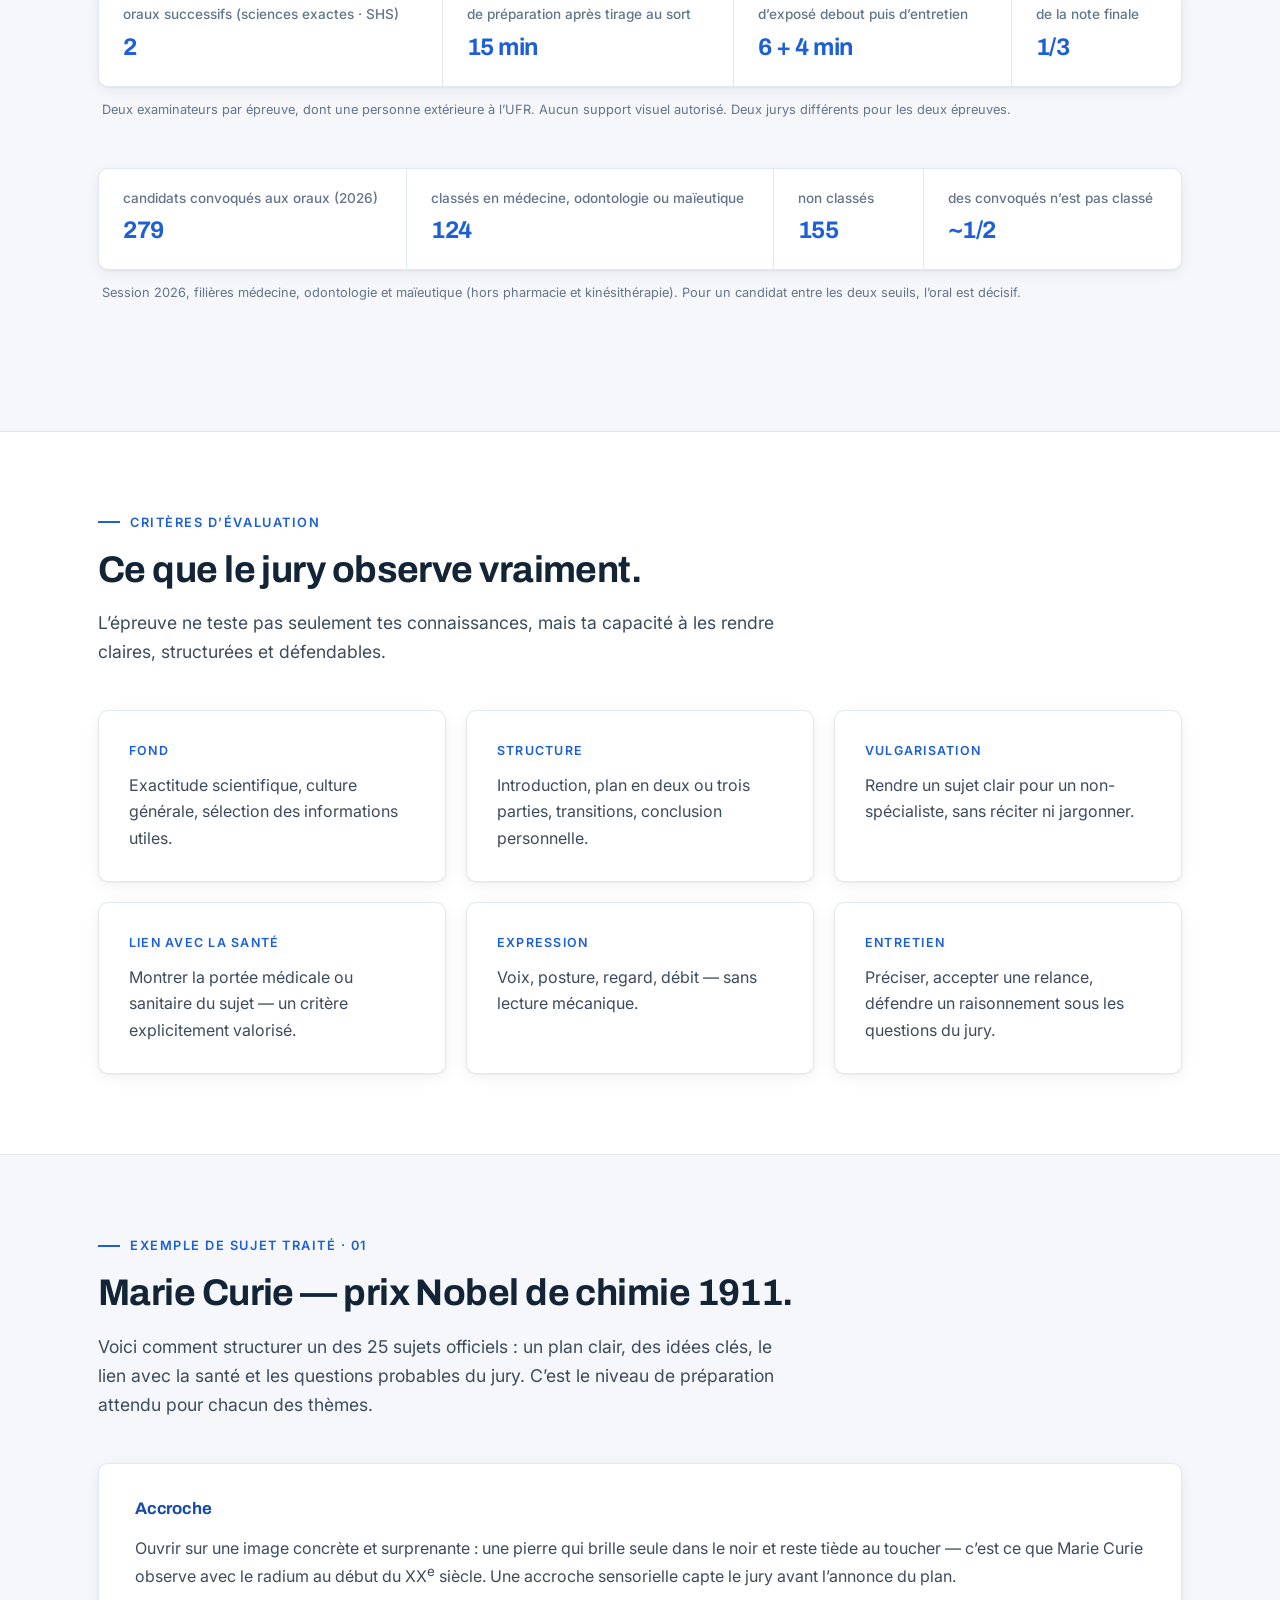
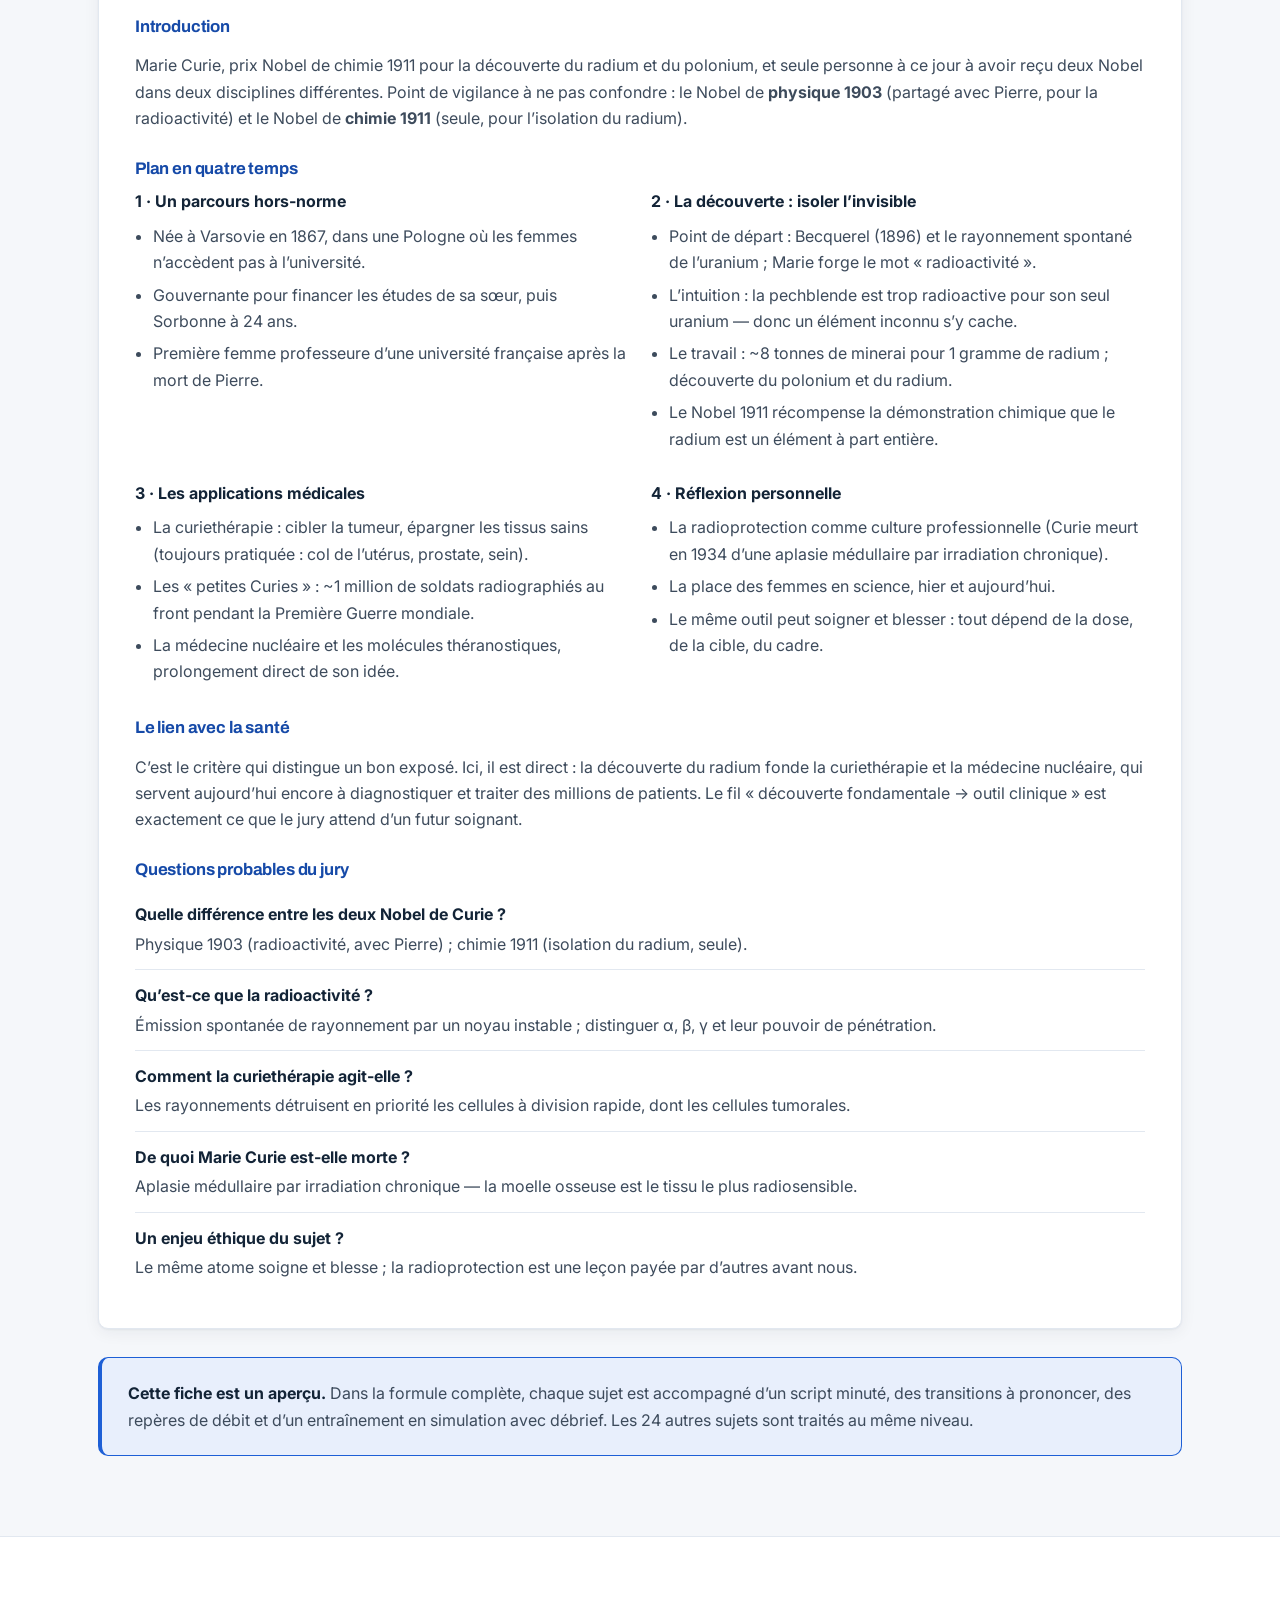
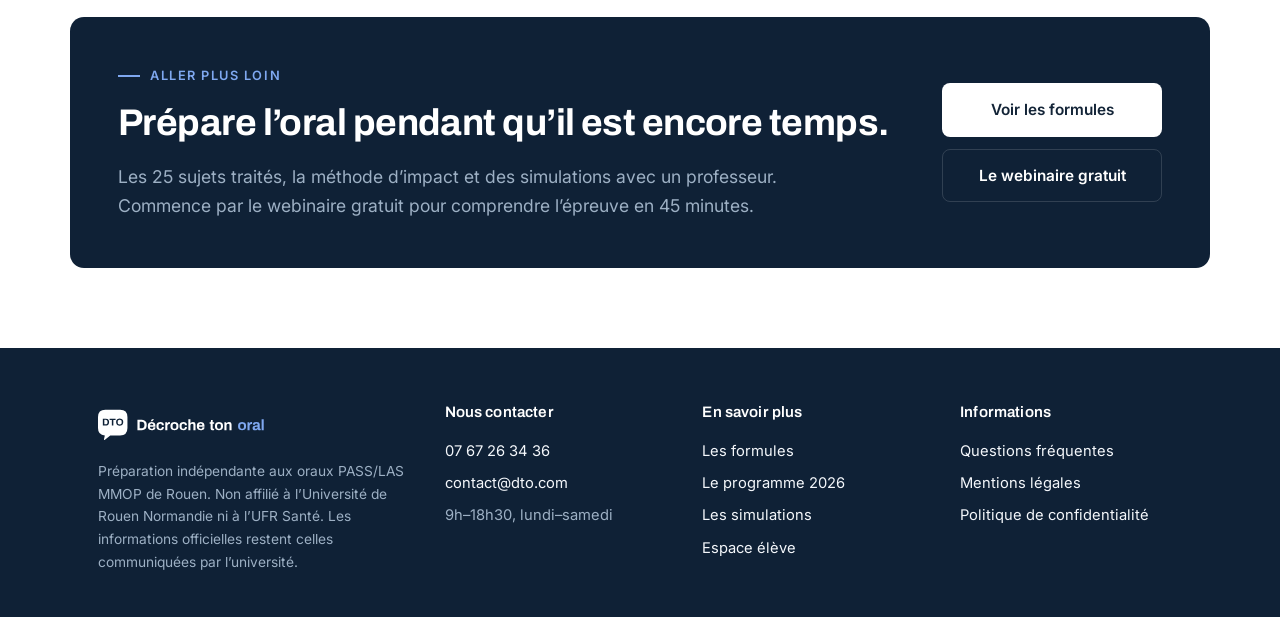
<file: oraux-rouen-2026.html>
<!DOCTYPE html>
<html lang="fr">
<head>
<meta charset="UTF-8">
<meta name="viewport" content="width=device-width, initial-scale=1.0">
<link rel="icon" type="image/svg+xml" href="/assets/img/favicon.svg">
<title>Oraux PASS/LAS Rouen 2026 : dates, format, méthode et exemple de sujet | Décroche ton oral</title>
<meta name="description" content="Tout sur les oraux PASS/LAS MMOP de Rouen 2026 : calendrier (jury 26 mai, oraux 17–19 juin), format officiel, critères du jury et un exemple de sujet Nobel traité (Marie Curie).">
<link rel="canonical" href="https://decroche-ton-oral.fr/oraux-rouen-2026.html">
<meta property="og:title" content="Oraux PASS/LAS Rouen 2026 : dates, format et méthode">
<meta property="og:description" content="Calendrier officiel, format de l'épreuve, critères du jury et un exemple complet de sujet Nobel traité.">
<meta property="og:type" content="article">
<link rel="preconnect" href="https://fonts.googleapis.com">
<link rel="preconnect" href="https://fonts.gstatic.com" crossorigin>
<link href="https://fonts.googleapis.com/css2?family=Archivo:wght@500;600;700;800&family=Inter:wght@400;500;600;700&display=swap" rel="stylesheet">
<link rel="stylesheet" href="/assets/css/style.css">
<script type="application/ld+json">
{
  "@context": "https://schema.org",
  "@type": "FAQPage",
  "mainEntity": [
    {
      "@type": "Question",
      "name": "Quand ont lieu les oraux PASS/LAS de Rouen en 2026 ?",
      "acceptedAnswer": {
        "@type": "Answer",
        "text": "Les épreuves écrites du second semestre se tiennent les 5 et 6 mai 2026. Le jury se réunit le 26 mai et les résultats d'admissibilité sont publiés le 28 mai 2026. Les oraux se déroulent du 17 au 19 juin 2026, chaque candidat passant sur une seule journée. Les résultats finaux sont publiés le 8 juillet 2026."
      }
    },
    {
      "@type": "Question",
      "name": "Combien comptent les oraux dans l'admission à Rouen ?",
      "acceptedAnswer": {
        "@type": "Answer",
        "text": "Les oraux du second groupe comptent pour un tiers de la note finale à l'Université de Rouen Normandie ; les écrits comptent pour les deux tiers."
      }
    },
    {
      "@type": "Question",
      "name": "Quel est le format de l'oral de Rouen ?",
      "acceptedAnswer": {
        "@type": "Answer",
        "text": "Deux épreuves orales successives : une sur les sciences exactes (Alfred Nobel et prix Nobel) et une sur les sciences humaines et sociales. Le candidat tire son sujet au sort, dispose de 15 minutes de préparation, puis présente un exposé de 6 minutes debout sans support visuel, suivi de 4 minutes d'entretien avec deux examinateurs."
      }
    },
    {
      "@type": "Question",
      "name": "Quand faut-il commencer à préparer l'oral ?",
      "acceptedAnswer": {
        "@type": "Answer",
        "text": "Avant les résultats d'admissibilité. Il ne reste qu'environ trois semaines entre la publication de l'admissibilité (28 mai) et les oraux (17–19 juin), ce qui est trop court pour préparer de zéro un tiers de la note. Les candidats les mieux préparés travaillent l'oral en parallèle de la révision des écrits, dès le mois de mai."
      }
    }
  ]
}
</script>
</head>
<body>
<a class="skip" href="#main">Aller au contenu</a>
<div class="topbar">
  <div class="wrap">
    <a href="tel:+33767263436">07 67 26 34 36</a>
    <a href="mailto:contact@dto.com">contact@dto.com</a>
    <span>9h–18h30 (lundi–samedi)</span>
  </div>
</div>
<header>
  <div class="wrap nav">
    <a class="brand text-brand" href="/" aria-label="Décroche ton oral accueil"><img class="brand-mark" src="/assets/img/logo-mark.svg" alt="" width="42" height="44"><span><strong>Décroche ton oral</strong><small>PASS/LAS MMOP</small></span></a>
        <nav class="navlinks" aria-label="Navigation principale">
      <a href="/offres.html">Formules</a>
      <a href="/programme.html">Programme</a>
      <a href="/simulations.html">Simulations</a>
      <a href="/oraux-rouen-2026.html">Exemple de sujet</a>
      <a href="/index.html#webinaire" class="nav-webinar">Webinaire</a>
    </nav>
    <div class="nav-actions">
      <a class="btn btn-secondary" href="/espace-eleve/login.html">Espace élève</a>
      <a class="btn btn-primary" href="/contact.html">Contact</a>
    </div>
    <button class="nav-burger" type="button" aria-label="Ouvrir le menu" aria-controls="mobile-menu" aria-expanded="false">
      <span></span><span></span><span></span>
    </button>
  </div>
</header>
<main id="main">

<section class="page-hero">
  <div class="wrap">
    <p class="eyebrow">Guide · Rouen 2026</p>
    <h1>Oraux PASS/LAS de Rouen 2026 : dates, format et méthode.</h1>
    <p class="lead">
      Tout ce qu’un candidat convoqué aux oraux du second groupe de l’Université de Rouen Normandie
      doit savoir : le calendrier officiel, le déroulé de l’épreuve, ce que le jury évalue —
      et un exemple complet de sujet Nobel traité. Guide rédigé par un professeur qui prépare
      cette épreuve depuis 2023.
    </p>
  </div>
</section>

<!-- CALENDRIER -->
<section class="clean-section">
  <div class="wrap">
    <div class="section-head reveal">
      <p class="eyebrow">Calendrier officiel</p>
      <h2>Les dates clés de la session 2026.</h2>
      <p class="lead">
        Entre l’admissibilité et l’oral, il ne reste qu’environ trois semaines. C’est la donnée
        qui doit guider ta préparation.
      </p>
    </div>

    <ol class="timeline-list">
      <li class="reveal"><span class="tl-date">5–6 mai 2026</span><span class="tl-body"><b>Épreuves écrites du S2</b> (session 1). La préparation de l’oral commence idéalement ici, en parallèle des révisions.</span></li>
      <li class="reveal"><span class="tl-date">26 mai 2026</span><span class="tl-body"><b>Jury.</b> Délibération sur les résultats écrits du second semestre.</span></li>
      <li class="reveal"><span class="tl-date">28 mai 2026</span><span class="tl-body"><b>Publication de l’admissibilité.</b> Le candidat sait s’il est convoqué aux oraux.</span></li>
      <li class="reveal"><span class="tl-date">17–19 juin 2026</span><span class="tl-body"><b>Oraux du second groupe.</b> Chaque candidat passe sur une seule journée.</span></li>
      <li class="reveal"><span class="tl-date">8 juillet 2026</span><span class="tl-body"><b>Résultats finaux.</b> Admission en deuxième année MMO.</span></li>
    </ol>

    <div class="callout reveal">
      <b>L’erreur la plus fréquente&nbsp;: attendre le 28 mai pour s’y mettre.</b>
      Trois semaines ne suffisent pas à préparer de zéro un tiers de la note. Les candidats les
      mieux classés travaillent l’oral <em>avant</em> de connaître leur admissibilité — dès la
      période des écrits. C’est un pari raisonnable&nbsp;: si tu passes à l’oral, tu es prêt&nbsp;;
      sinon, tu n’as rien perdu d’essentiel.
    </div>
  </div>
</section>

<!-- FORMAT + POIDS -->
<section class="clean-section" style="background:var(--bg-alt);border-top:1px solid var(--line);border-bottom:1px solid var(--line)">
  <div class="wrap">
    <div class="section-head reveal">
      <p class="eyebrow">Le format</p>
      <h2>Comment se déroule l’épreuve.</h2>
    </div>
    <div class="facts facts-stats reveal" aria-label="Format de l'épreuve">
      <span><b>2</b> oraux successifs (sciences exactes · SHS)</span>
      <span><b>15 min</b> de préparation après tirage au sort</span>
      <span><b>6 + 4 min</b> d’exposé debout puis d’entretien</span>
      <span><b>1/3</b> de la note finale</span>
    </div>
    <p class="stats-note reveal">
      Deux examinateurs par épreuve, dont une personne extérieure à l’UFR. Aucun support visuel
      autorisé. Deux jurys différents pour les deux épreuves.
    </p>

    <div class="facts facts-stats reveal" aria-label="Résultats du second groupe 2026" style="margin-top:24px">
      <span><b>279</b> candidats convoqués aux oraux (2026)</span>
      <span><b>124</b> classés en médecine, odontologie ou maïeutique</span>
      <span><b>155</b> non classés</span>
      <span><b>~1/2</b> des convoqués n’est pas classé</span>
    </div>
    <p class="stats-note reveal">
      Session 2026, filières médecine, odontologie et maïeutique (hors pharmacie et kinésithérapie).
      Pour un candidat entre les deux seuils, l’oral est décisif.
    </p>
  </div>
</section>

<!-- CE QUE LE JURY OBSERVE -->
<section class="clean-section">
  <div class="wrap">
    <div class="section-head reveal">
      <p class="eyebrow">Critères d’évaluation</p>
      <h2>Ce que le jury observe vraiment.</h2>
      <p class="lead">L’épreuve ne teste pas seulement tes connaissances, mais ta capacité à les rendre claires, structurées et défendables.</p>
    </div>
    <div class="criteria-grid">
      <article class="criterion reveal"><b>Fond</b><p>Exactitude scientifique, culture générale, sélection des informations utiles.</p></article>
      <article class="criterion reveal"><b>Structure</b><p>Introduction, plan en deux ou trois parties, transitions, conclusion personnelle.</p></article>
      <article class="criterion reveal"><b>Vulgarisation</b><p>Rendre un sujet clair pour un non-spécialiste, sans réciter ni jargonner.</p></article>
      <article class="criterion reveal"><b>Lien avec la santé</b><p>Montrer la portée médicale ou sanitaire du sujet — un critère explicitement valorisé.</p></article>
      <article class="criterion reveal"><b>Expression</b><p>Voix, posture, regard, débit — sans lecture mécanique.</p></article>
      <article class="criterion reveal"><b>Entretien</b><p>Préciser, accepter une relance, défendre un raisonnement sous les questions du jury.</p></article>
    </div>
  </div>
</section>

<!-- EXEMPLE DE SUJET : MARIE CURIE -->
<section class="clean-section" style="background:var(--bg-alt);border-top:1px solid var(--line);border-bottom:1px solid var(--line)">
  <div class="wrap">
    <div class="section-head reveal">
      <p class="eyebrow">Exemple de sujet traité · 01</p>
      <h2>Marie Curie — prix Nobel de chimie 1911.</h2>
      <p class="lead">
        Voici comment structurer un des 25 sujets officiels : un plan clair, des idées clés, le lien
        avec la santé et les questions probables du jury. C’est le niveau de préparation attendu
        pour chacun des thèmes.
      </p>
    </div>

    <div class="fiche reveal">
      <h3>Accroche</h3>
      <p>
        Ouvrir sur une image concrète et surprenante : une pierre qui brille seule dans le noir et
        reste tiède au toucher — c’est ce que Marie Curie observe avec le radium au début du
        XX<sup>e</sup> siècle. Une accroche sensorielle capte le jury avant l’annonce du plan.
      </p>

      <h3>Introduction</h3>
      <p>
        Marie Curie, prix Nobel de chimie 1911 pour la découverte du radium et du polonium, et seule
        personne à ce jour à avoir reçu deux Nobel dans deux disciplines différentes. Point de
        vigilance à ne pas confondre : le Nobel de <b>physique 1903</b> (partagé avec Pierre, pour la
        radioactivité) et le Nobel de <b>chimie 1911</b> (seule, pour l’isolation du radium).
      </p>

      <h3>Plan en quatre temps</h3>
      <div class="fiche-plan">
        <div>
          <b>1 · Un parcours hors-norme</b>
          <ul>
            <li>Née à Varsovie en 1867, dans une Pologne où les femmes n’accèdent pas à l’université.</li>
            <li>Gouvernante pour financer les études de sa sœur, puis Sorbonne à 24 ans.</li>
            <li>Première femme professeure d’une université française après la mort de Pierre.</li>
          </ul>
        </div>
        <div>
          <b>2 · La découverte : isoler l’invisible</b>
          <ul>
            <li>Point de départ : Becquerel (1896) et le rayonnement spontané de l’uranium ; Marie forge le mot « radioactivité ».</li>
            <li>L’intuition : la pechblende est trop radioactive pour son seul uranium — donc un élément inconnu s’y cache.</li>
            <li>Le travail : ~8 tonnes de minerai pour 1 gramme de radium ; découverte du polonium et du radium.</li>
            <li>Le Nobel 1911 récompense la démonstration chimique que le radium est un élément à part entière.</li>
          </ul>
        </div>
        <div>
          <b>3 · Les applications médicales</b>
          <ul>
            <li>La curiethérapie : cibler la tumeur, épargner les tissus sains (toujours pratiquée : col de l’utérus, prostate, sein).</li>
            <li>Les « petites Curies » : ~1 million de soldats radiographiés au front pendant la Première Guerre mondiale.</li>
            <li>La médecine nucléaire et les molécules théranostiques, prolongement direct de son idée.</li>
          </ul>
        </div>
        <div>
          <b>4 · Réflexion personnelle</b>
          <ul>
            <li>La radioprotection comme culture professionnelle (Curie meurt en 1934 d’une aplasie médullaire par irradiation chronique).</li>
            <li>La place des femmes en science, hier et aujourd’hui.</li>
            <li>Le même outil peut soigner et blesser : tout dépend de la dose, de la cible, du cadre.</li>
          </ul>
        </div>
      </div>

      <h3>Le lien avec la santé</h3>
      <p>
        C’est le critère qui distingue un bon exposé. Ici, il est direct : la découverte du radium
        fonde la curiethérapie et la médecine nucléaire, qui servent aujourd’hui encore à
        diagnostiquer et traiter des millions de patients. Le fil « découverte fondamentale →
        outil clinique » est exactement ce que le jury attend d’un futur soignant.
      </p>

      <h3>Questions probables du jury</h3>
      <ul class="fiche-qa">
        <li><b>Quelle différence entre les deux Nobel de Curie ?</b> Physique 1903 (radioactivité, avec Pierre) ; chimie 1911 (isolation du radium, seule).</li>
        <li><b>Qu’est-ce que la radioactivité ?</b> Émission spontanée de rayonnement par un noyau instable ; distinguer α, β, γ et leur pouvoir de pénétration.</li>
        <li><b>Comment la curiethérapie agit-elle ?</b> Les rayonnements détruisent en priorité les cellules à division rapide, dont les cellules tumorales.</li>
        <li><b>De quoi Marie Curie est-elle morte ?</b> Aplasie médullaire par irradiation chronique — la moelle osseuse est le tissu le plus radiosensible.</li>
        <li><b>Un enjeu éthique du sujet ?</b> Le même atome soigne et blesse ; la radioprotection est une leçon payée par d’autres avant nous.</li>
      </ul>
    </div>

    <div class="callout reveal">
      <b>Cette fiche est un aperçu.</b> Dans la formule complète, chaque sujet est accompagné d’un
      script minuté, des transitions à prononcer, des repères de débit et d’un entraînement en
      simulation avec débrief. Les 24 autres sujets sont traités au même niveau.
    </div>
  </div>
</section>

<!-- CTA -->
<section id="webinaire-cta" class="clean-section">
  <div class="wrap clean-cta-box webinar-box reveal">
    <div>
      <p class="eyebrow">Aller plus loin</p>
      <h2>Prépare l’oral pendant qu’il est encore temps.</h2>
      <p class="lead">
        Les 25 sujets traités, la méthode d’impact et des simulations avec un professeur.
        Commence par le webinaire gratuit pour comprendre l’épreuve en 45 minutes.
      </p>
    </div>
    <div class="webinar-actions">
      <a class="btn btn-primary" href="/offres.html">Voir les formules</a>
      <a class="btn btn-secondary" href="/index.html#webinaire">Le webinaire gratuit</a>
    </div>
  </div>
</section>

</main>
<footer>
  <div class="wrap footer-grid">
    <div>
      <a class="footer-logo" href="/" aria-label="Décroche ton oral accueil"><img src="/assets/img/logo-full-white.svg" alt="Décroche ton oral" height="34"></a>
      <p>Préparation indépendante aux oraux PASS/LAS MMOP de Rouen. Non affilié à l’Université de Rouen Normandie ni à l’UFR Santé. Les informations officielles restent celles communiquées par l’université.</p>
    </div>
    <div>
      <h4>Nous contacter</h4>
      <a href="tel:+33767263436">07 67 26 34 36</a>
      <a href="mailto:contact@dto.com">contact@dto.com</a>
      <span>9h–18h30, lundi–samedi</span>
    </div>
    <div>
      <h4>En savoir plus</h4>
      <a href="/offres.html">Les formules</a>
      <a href="/programme.html">Le programme 2026</a>
      <a href="/simulations.html">Les simulations</a>
      <a href="/espace-eleve/login.html">Espace élève</a>
    </div>
    <div>
      <h4>Informations</h4>
      <a href="/index.html#faq">Questions fréquentes</a>
      <a href="/mentions-legales.html">Mentions légales</a>
      <a href="/mentions-legales.html#confidentialite">Politique de confidentialité</a>
    </div>
  </div>
</footer>
<script src="/assets/js/main.js"></script>
</body>
</html>
</file>
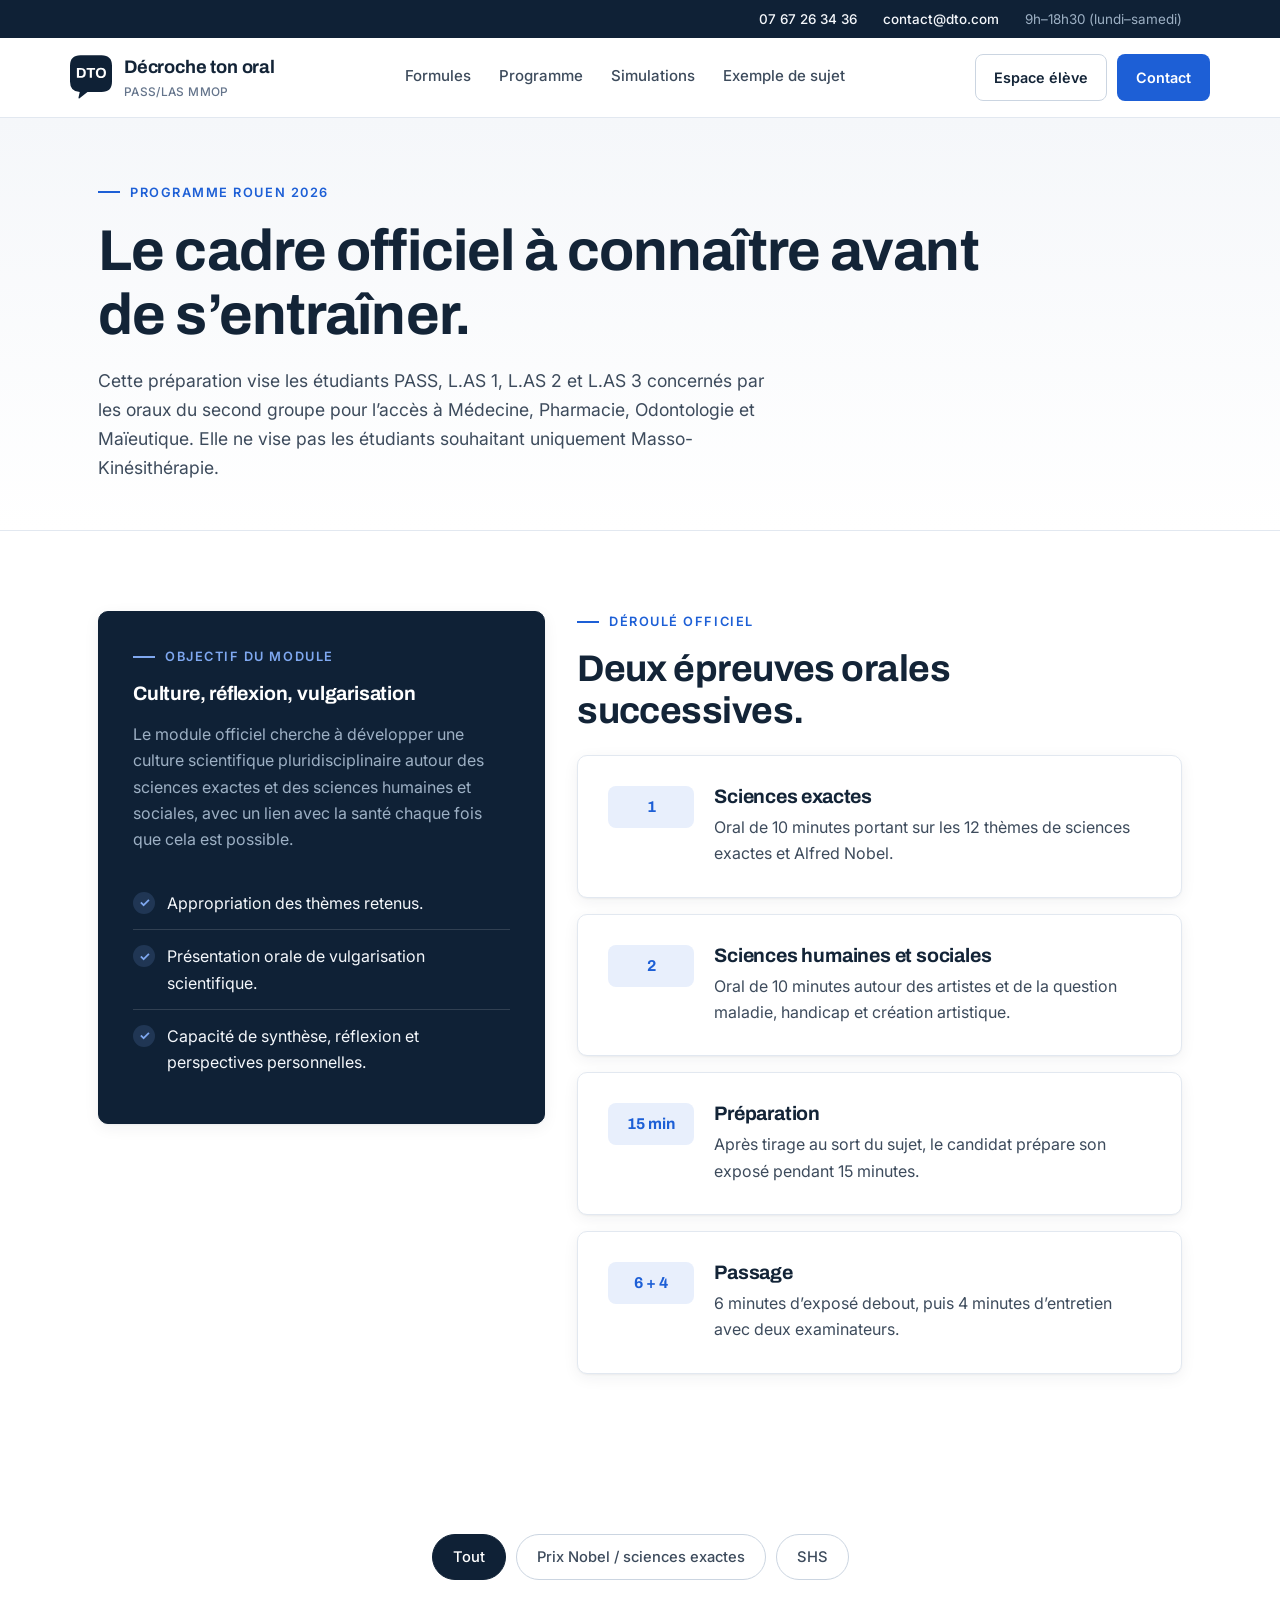
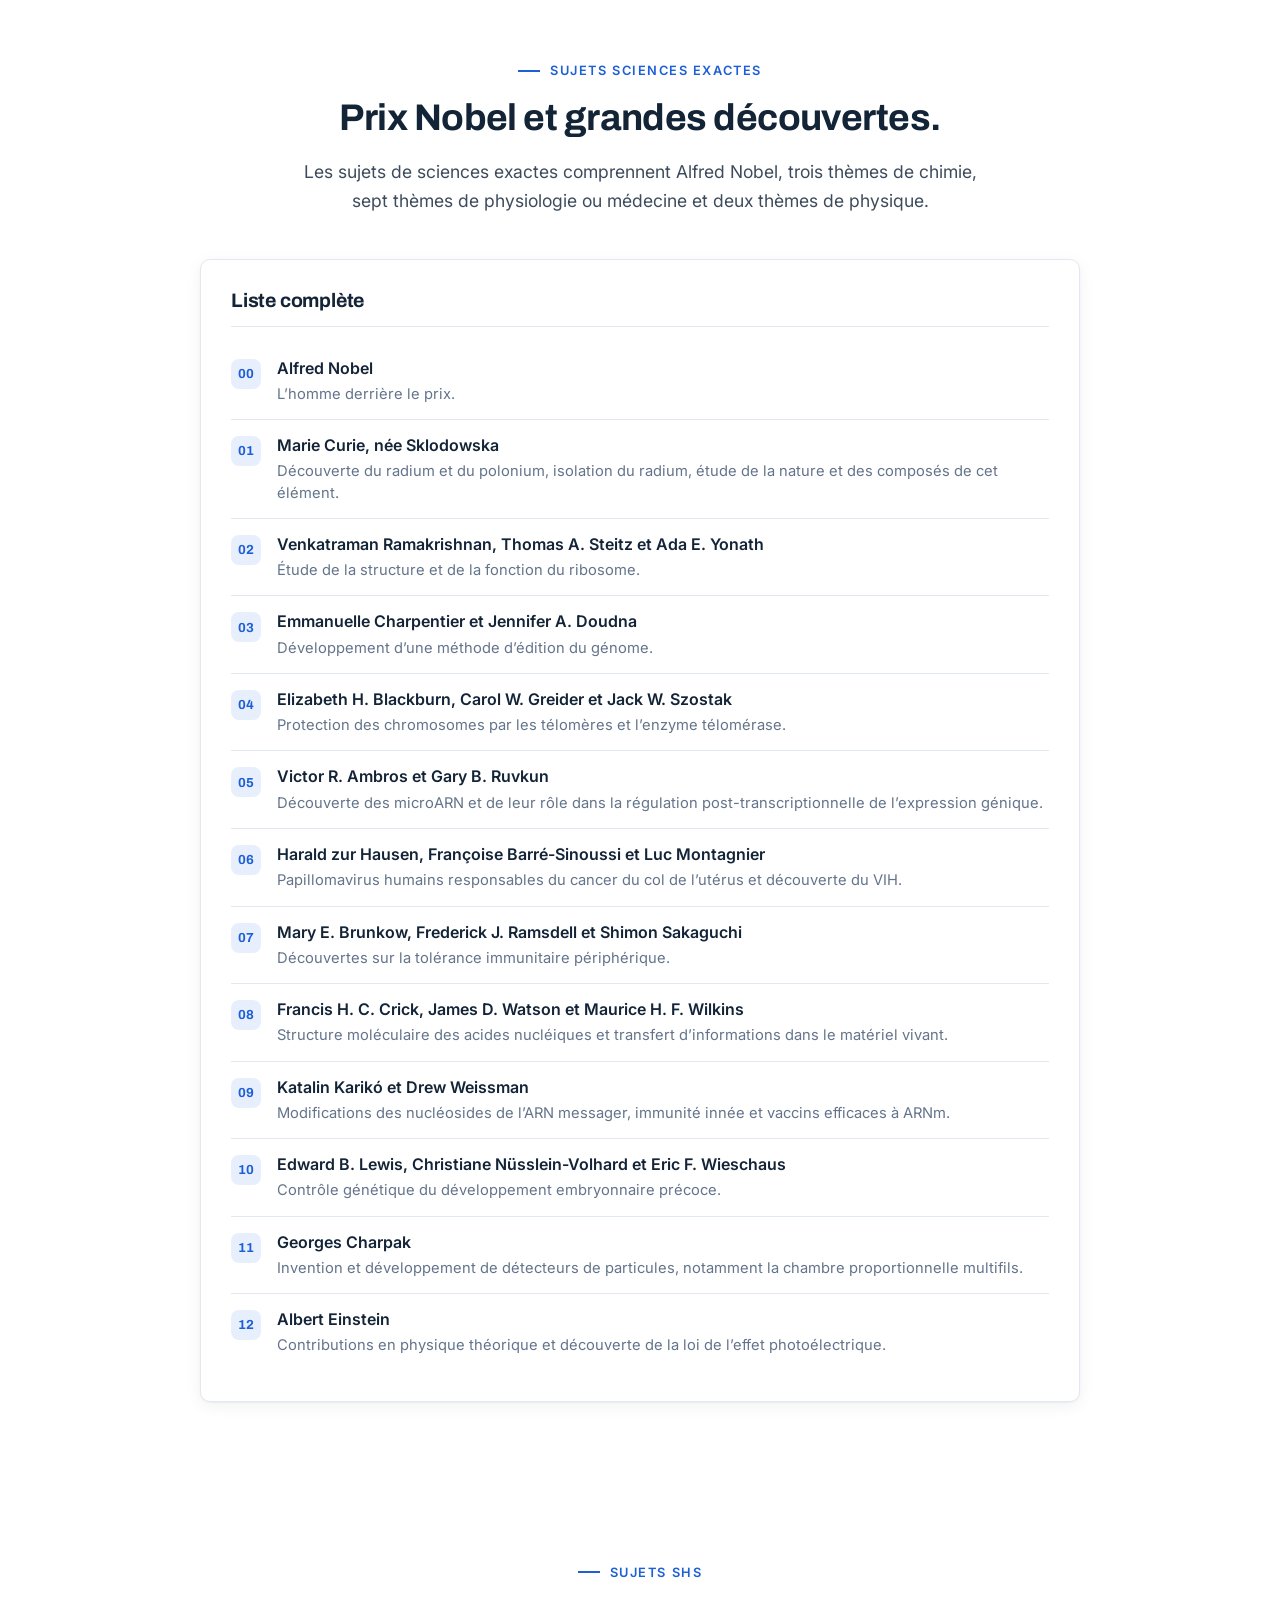
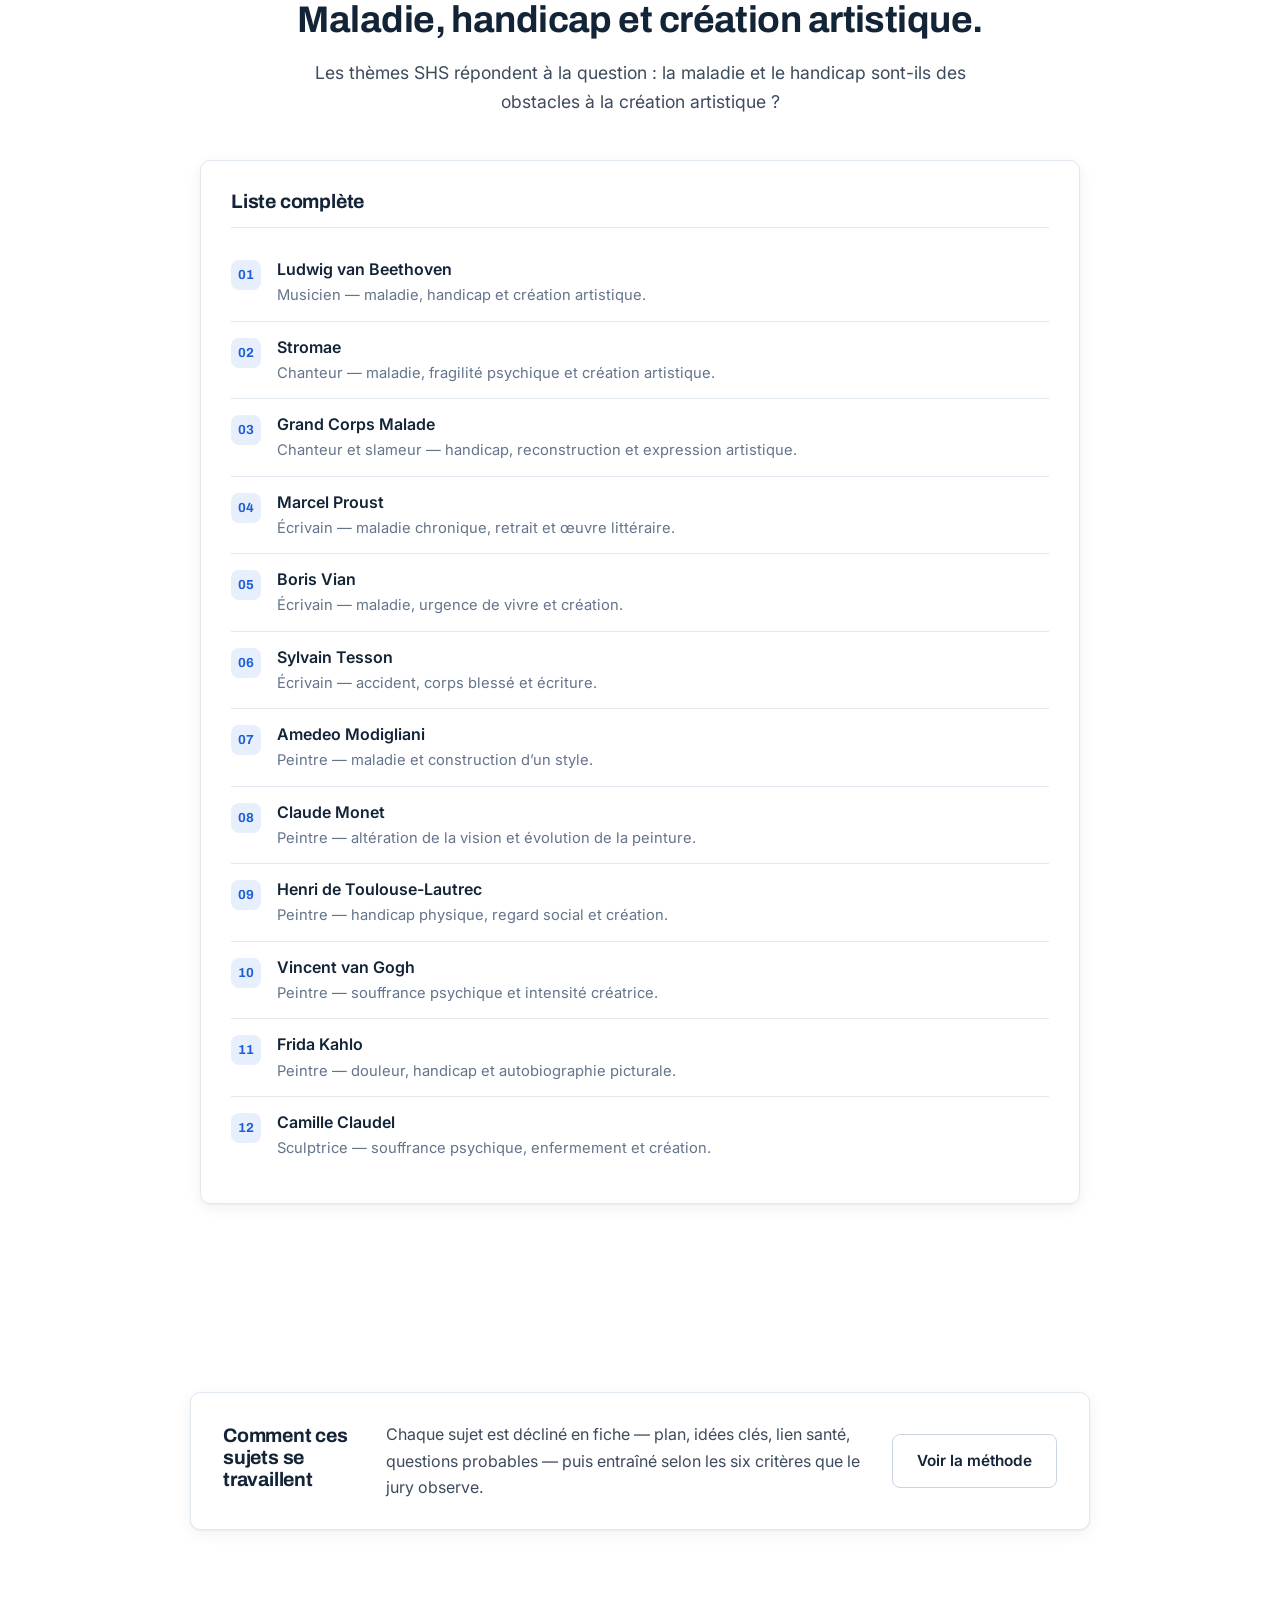
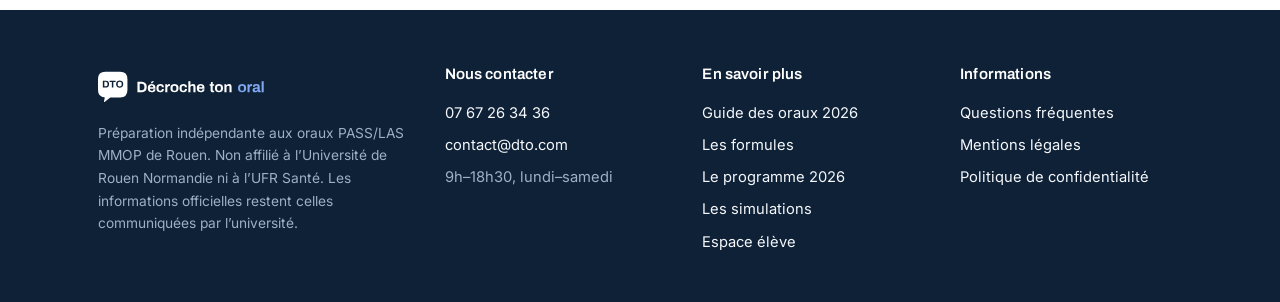
<file: programme.html>
<!DOCTYPE html>
<html lang="fr">
<head>
<meta charset="UTF-8">
<meta name="viewport" content="width=device-width, initial-scale=1.0">
<link rel="icon" type="image/svg+xml" href="/assets/img/favicon.svg">
<title>Programme officiel Rouen 2026 | Décroche ton oral</title>
<meta name="description" content="Programme des oraux PASS/LAS MMOP de Rouen 2026 : format officiel, sujets sciences exactes et SHS, critères d’évaluation et consignes.">
<link rel="preconnect" href="https://fonts.googleapis.com">
<link rel="preconnect" href="https://fonts.gstatic.com" crossorigin>
<link href="https://fonts.googleapis.com/css2?family=Archivo:wght@500;600;700;800&family=Inter:wght@400;500;600;700&display=swap" rel="stylesheet">
<link rel="stylesheet" href="/assets/css/style.css">
</head>
<body>
<a class="skip" href="#main">Aller au contenu</a>
<div class="topbar">
  <div class="wrap">
    <a href="tel:+33767263436">07 67 26 34 36</a>
    <a href="mailto:contact@dto.com">contact@dto.com</a>
    <span>9h–18h30 (lundi–samedi)</span>
  </div>
</div>
<header>
  <div class="wrap nav">
    <a class="brand text-brand" href="/" aria-label="Décroche ton oral accueil"><img class="brand-mark" src="/assets/img/logo-mark.svg" alt="" width="42" height="44"><span><strong>Décroche ton oral</strong><small>PASS/LAS MMOP</small></span></a>
        <nav class="navlinks" aria-label="Navigation principale">
      <a href="/offres.html">Formules</a>
      <a href="/programme.html">Programme</a>
      <a href="/simulations.html">Simulations</a>
      <a href="/oraux-rouen-2026.html">Exemple de sujet</a>
    </nav>
    <div class="nav-actions">
      <a class="btn btn-secondary" href="/espace-eleve/login.html">Espace élève</a>
      <a class="btn btn-primary" href="/contact.html">Contact</a>
    </div>
    <button class="nav-burger" type="button" aria-label="Ouvrir le menu" aria-controls="mobile-menu" aria-expanded="false">
      <span></span><span></span><span></span>
    </button>
  </div>
</header>
<main id="main">
<section class="page-hero">
  <div class="wrap">
    <p class="eyebrow">Programme Rouen 2026</p>
    <h1>Le cadre officiel à connaître avant de s’entraîner.</h1>
    <p class="lead">
      Cette préparation vise les étudiants PASS, L.AS 1, L.AS 2 et L.AS 3 concernés par les oraux
      du second groupe pour l’accès à Médecine, Pharmacie, Odontologie et Maïeutique.
      Elle ne vise pas les étudiants souhaitant uniquement Masso-Kinésithérapie.
    </p>
  </div>
</section>

<section class="clean-section">
  <div class="wrap format-grid">
    <aside class="official-box reveal">
      <p class="eyebrow">Objectif du module</p>
      <h3>Culture, réflexion, vulgarisation</h3>
      <p>
        Le module officiel cherche à développer une culture scientifique pluridisciplinaire
        autour des sciences exactes et des sciences humaines et sociales, avec un lien avec la santé
        chaque fois que cela est possible.
      </p>
      <ul class="official-list">
        <li><span class="check">✓</span><span>Appropriation des thèmes retenus.</span></li>
        <li><span class="check">✓</span><span>Présentation orale de vulgarisation scientifique.</span></li>
        <li><span class="check">✓</span><span>Capacité de synthèse, réflexion et perspectives personnelles.</span></li>
      </ul>
    </aside>

    <div class="timeline">
      <div class="section-head reveal" style="margin-bottom:8px">
        <p class="eyebrow">Déroulé officiel</p>
        <h2>Deux épreuves orales successives.</h2>
      </div>
      <article class="step reveal"><div class="step-time">1</div><div><h3>Sciences exactes</h3><p>Oral de 10 minutes portant sur les 12 thèmes de sciences exactes et Alfred Nobel.</p></div></article>
      <article class="step reveal"><div class="step-time">2</div><div><h3>Sciences humaines et sociales</h3><p>Oral de 10 minutes autour des artistes et de la question maladie, handicap et création artistique.</p></div></article>
      <article class="step reveal"><div class="step-time">15 min</div><div><h3>Préparation</h3><p>Après tirage au sort du sujet, le candidat prépare son exposé pendant 15 minutes.</p></div></article>
      <article class="step reveal"><div class="step-time">6 + 4</div><div><h3>Passage</h3><p>6 minutes d’exposé debout, puis 4 minutes d’entretien avec deux examinateurs.</p></div></article>
    </div>
  </div>
</section>

<section class="clean-section" id="programme">
  <div class="wrap">
    <div class="subject-filter subject-filter-main" data-subject-filter="programme-detail">
      <button class="subject-filter-btn active" type="button" data-filter="all" aria-pressed="true">Tout</button>
      <button class="subject-filter-btn" type="button" data-filter="nobel" aria-pressed="false">Prix Nobel / sciences exactes</button>
      <button class="subject-filter-btn" type="button" data-filter="shs" aria-pressed="false">SHS</button>
    </div>
  </div>
</section>

<section class="clean-section" data-subject-group="nobel">
  <div class="wrap">
    <div class="section-head center reveal">
      <p class="eyebrow">Sujets sciences exactes</p>
      <h2>Prix Nobel et grandes découvertes.</h2>
      <p class="lead">Les sujets de sciences exactes comprennent Alfred Nobel, trois thèmes de chimie, sept thèmes de physiologie ou médecine et deux thèmes de physique.</p>
    </div>
    <div class="subjects">
      <div class="subject-col reveal">
        <h3>Liste complète</h3>
        <ul class="subject-list subject-list-detailed">

          <li><b>00</b><span><strong>Alfred Nobel</strong><em>L’homme derrière le prix.</em></span></li>
          <li><b>01</b><span><strong>Marie Curie, née Sklodowska</strong><em>Découverte du radium et du polonium, isolation du radium, étude de la nature et des composés de cet élément.</em></span></li>
          <li><b>02</b><span><strong>Venkatraman Ramakrishnan, Thomas A. Steitz et Ada E. Yonath</strong><em>Étude de la structure et de la fonction du ribosome.</em></span></li>
          <li><b>03</b><span><strong>Emmanuelle Charpentier et Jennifer A. Doudna</strong><em>Développement d’une méthode d’édition du génome.</em></span></li>
          <li><b>04</b><span><strong>Elizabeth H. Blackburn, Carol W. Greider et Jack W. Szostak</strong><em>Protection des chromosomes par les télomères et l’enzyme télomérase.</em></span></li>
          <li><b>05</b><span><strong>Victor R. Ambros et Gary B. Ruvkun</strong><em>Découverte des microARN et de leur rôle dans la régulation post-transcriptionnelle de l’expression génique.</em></span></li>
          <li><b>06</b><span><strong>Harald zur Hausen, Françoise Barré-Sinoussi et Luc Montagnier</strong><em>Papillomavirus humains responsables du cancer du col de l’utérus et découverte du VIH.</em></span></li>
          <li><b>07</b><span><strong>Mary E. Brunkow, Frederick J. Ramsdell et Shimon Sakaguchi</strong><em>Découvertes sur la tolérance immunitaire périphérique.</em></span></li>
          <li><b>08</b><span><strong>Francis H. C. Crick, James D. Watson et Maurice H. F. Wilkins</strong><em>Structure moléculaire des acides nucléiques et transfert d’informations dans le matériel vivant.</em></span></li>
          <li><b>09</b><span><strong>Katalin Karikó et Drew Weissman</strong><em>Modifications des nucléosides de l’ARN messager, immunité innée et vaccins efficaces à ARNm.</em></span></li>
          <li><b>10</b><span><strong>Edward B. Lewis, Christiane Nüsslein-Volhard et Eric F. Wieschaus</strong><em>Contrôle génétique du développement embryonnaire précoce.</em></span></li>
          <li><b>11</b><span><strong>Georges Charpak</strong><em>Invention et développement de détecteurs de particules, notamment la chambre proportionnelle multifils.</em></span></li>
          <li><b>12</b><span><strong>Albert Einstein</strong><em>Contributions en physique théorique et découverte de la loi de l’effet photoélectrique.</em></span></li>

        </ul>
      </div>
    </div>
  </div>
</section>

<section class="clean-section" data-subject-group="shs">
  <div class="wrap">
    <div class="section-head center reveal">
      <p class="eyebrow">Sujets SHS</p>
      <h2>Maladie, handicap et création artistique.</h2>
      <p class="lead">Les thèmes SHS répondent à la question : la maladie et le handicap sont-ils des obstacles à la création artistique ?</p>
    </div>
    <div class="subjects">
      <div class="subject-col reveal">
        <h3>Liste complète</h3>
        <ul class="subject-list subject-list-detailed">

          <li><b>01</b><span><strong>Ludwig van Beethoven</strong><em>Musicien — maladie, handicap et création artistique.</em></span></li>
          <li><b>02</b><span><strong>Stromae</strong><em>Chanteur — maladie, fragilité psychique et création artistique.</em></span></li>
          <li><b>03</b><span><strong>Grand Corps Malade</strong><em>Chanteur et slameur — handicap, reconstruction et expression artistique.</em></span></li>
          <li><b>04</b><span><strong>Marcel Proust</strong><em>Écrivain — maladie chronique, retrait et œuvre littéraire.</em></span></li>
          <li><b>05</b><span><strong>Boris Vian</strong><em>Écrivain — maladie, urgence de vivre et création.</em></span></li>
          <li><b>06</b><span><strong>Sylvain Tesson</strong><em>Écrivain — accident, corps blessé et écriture.</em></span></li>
          <li><b>07</b><span><strong>Amedeo Modigliani</strong><em>Peintre — maladie et construction d’un style.</em></span></li>
          <li><b>08</b><span><strong>Claude Monet</strong><em>Peintre — altération de la vision et évolution de la peinture.</em></span></li>
          <li><b>09</b><span><strong>Henri de Toulouse-Lautrec</strong><em>Peintre — handicap physique, regard social et création.</em></span></li>
          <li><b>10</b><span><strong>Vincent van Gogh</strong><em>Peintre — souffrance psychique et intensité créatrice.</em></span></li>
          <li><b>11</b><span><strong>Frida Kahlo</strong><em>Peintre — douleur, handicap et autobiographie picturale.</em></span></li>
          <li><b>12</b><span><strong>Camille Claudel</strong><em>Sculptrice — souffrance psychique, enfermement et création.</em></span></li>

        </ul>
      </div>
    </div>
  </div>
</section>

<section class="clean-section">
  <div class="wrap">
    <div class="option-box reveal">
      <h3>Comment ces sujets se travaillent</h3>
      <p>Chaque sujet est décliné en fiche — plan, idées clés, lien santé, questions probables — puis entraîné selon les six critères que le jury observe.</p>
      <a class="btn btn-secondary" href="/index.html#methode">Voir la méthode</a>
    </div>
  </div>
</section>

</main>
<footer>
  <div class="wrap footer-grid">
    <div>
      <a class="footer-logo" href="/" aria-label="Décroche ton oral accueil"><img src="/assets/img/logo-full-white.svg" alt="Décroche ton oral" height="34"></a>
      <p>Préparation indépendante aux oraux PASS/LAS MMOP de Rouen. Non affilié à l’Université de Rouen Normandie ni à l’UFR Santé. Les informations officielles restent celles communiquées par l’université.</p>
    </div>
    <div>
      <h4>Nous contacter</h4>
      <a href="tel:+33767263436">07 67 26 34 36</a>
      <a href="mailto:contact@dto.com">contact@dto.com</a>
      <span>9h–18h30, lundi–samedi</span>
    </div>
    <div>
      <h4>En savoir plus</h4>
      <a href="/oraux-rouen-2026.html">Guide des oraux 2026</a>
      <a href="/offres.html">Les formules</a>
      <a href="/programme.html">Le programme 2026</a>
      <a href="/simulations.html">Les simulations</a>
      <a href="/espace-eleve/login.html">Espace élève</a>
    </div>
    <div>
      <h4>Informations</h4>
      <a href="/index.html#faq">Questions fréquentes</a>
      <a href="/mentions-legales.html">Mentions légales</a>
      <a href="/mentions-legales.html#confidentialite">Politique de confidentialité</a>
    </div>
  </div>
</footer>
<a class="mobile-call" href="tel:+33767263436">Appeler · 07 67 26 34 36</a>
<script src="/assets/js/main.js"></script>
</body>
</html>
</file>
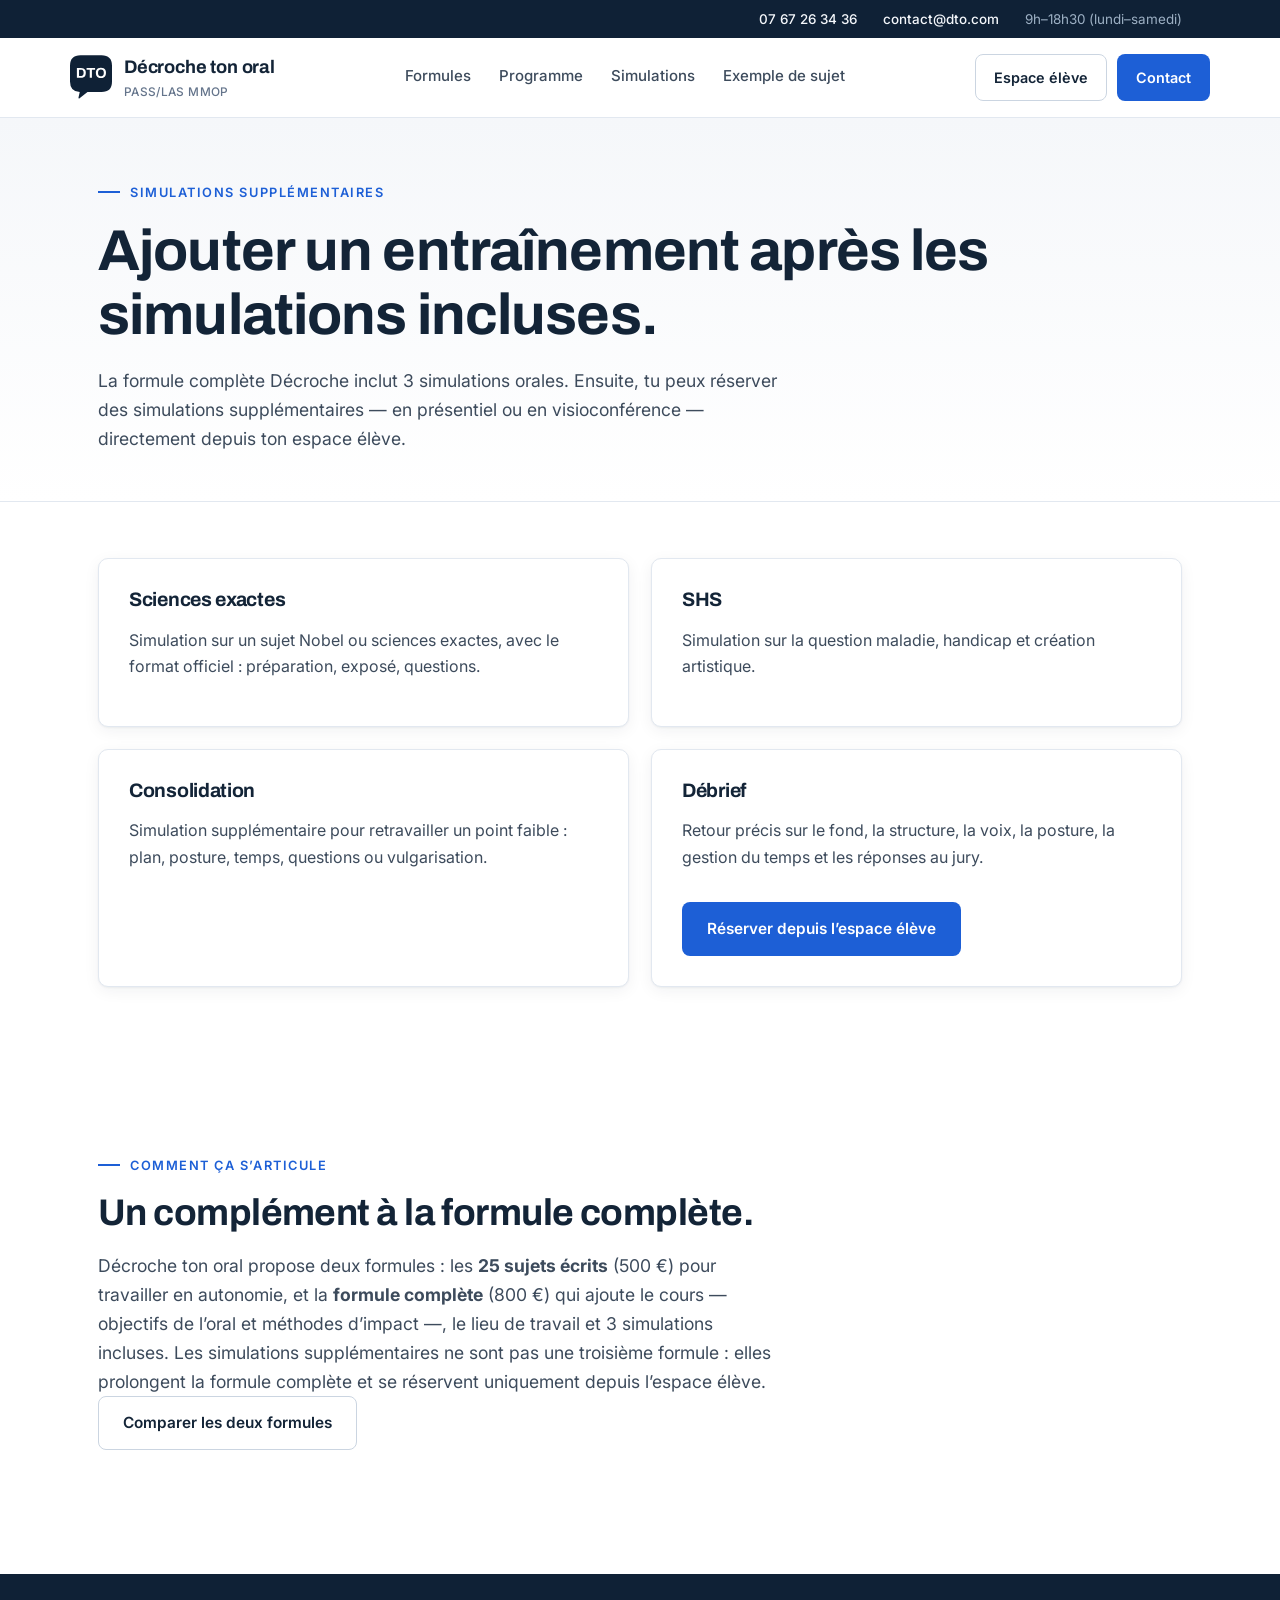
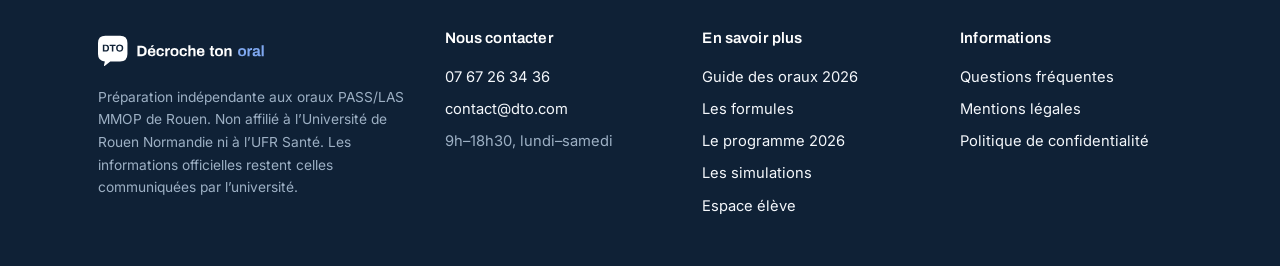
<file: simulations.html>
<!DOCTYPE html>
<html lang="fr">
<head>
<meta charset="UTF-8">
<meta name="viewport" content="width=device-width, initial-scale=1.0">
<link rel="icon" type="image/svg+xml" href="/assets/img/favicon.svg">
<title>Simulations orales | Décroche ton oral</title>
<meta name="description" content="Simulations orales en condition d’épreuve PASS/LAS MMOP.">
<link rel="preconnect" href="https://fonts.googleapis.com">
<link rel="preconnect" href="https://fonts.gstatic.com" crossorigin>
<link href="https://fonts.googleapis.com/css2?family=Archivo:wght@500;600;700;800&family=Inter:wght@400;500;600;700&display=swap" rel="stylesheet">
<link rel="stylesheet" href="/assets/css/style.css">
</head>
<body class="">
<a class="skip" href="#main">Aller au contenu</a>
<div class="topbar">
  <div class="wrap">
    <a href="tel:+33767263436">07 67 26 34 36</a>
    <a href="mailto:contact@dto.com">contact@dto.com</a>
    <span>9h–18h30 (lundi–samedi)</span>
  </div>
</div>
<header>
  <div class="wrap nav">
    <a class="brand text-brand" href="/" aria-label="Décroche ton oral accueil"><img class="brand-mark" src="/assets/img/logo-mark.svg" alt="" width="42" height="44"><span><strong>Décroche ton oral</strong><small>PASS/LAS MMOP</small></span></a>
        <nav class="navlinks" aria-label="Navigation principale">
      <a href="/offres.html">Formules</a>
      <a href="/programme.html">Programme</a>
      <a href="/simulations.html">Simulations</a>
      <a href="/oraux-rouen-2026.html">Exemple de sujet</a>
    </nav>
    <div class="nav-actions">
      <a class="btn btn-secondary" href="/espace-eleve/login.html">Espace élève</a>
      <a class="btn btn-primary" href="/contact.html">Contact</a>
    </div>
    <button class="nav-burger" type="button" aria-label="Ouvrir le menu" aria-controls="mobile-menu" aria-expanded="false">
      <span></span><span></span><span></span>
    </button>
  </div>
</header>
<main id="main">
<section class="page-hero">
  <div class="wrap">
    <p class="eyebrow">Simulations supplémentaires</p>
    <h1>Ajouter un entraînement après les simulations incluses.</h1>
    <p class="lead">
      La formule complète Décroche inclut 3 simulations orales. Ensuite, tu peux réserver des simulations
      supplémentaires — en présentiel ou en visioconférence — directement depuis ton espace élève.
    </p>
  </div>
</section>

<section class="page-content">
  <div class="wrap simple-grid">
    <article class="simple-card">
      <h2>Sciences exactes</h2>
      <p>Simulation sur un sujet Nobel ou sciences exactes, avec le format officiel : préparation, exposé, questions.</p>
    </article>
    <article class="simple-card">
      <h2>SHS</h2>
      <p>Simulation sur la question maladie, handicap et création artistique.</p>
    </article>
    <article class="simple-card">
      <h2>Consolidation</h2>
      <p>Simulation supplémentaire pour retravailler un point faible : plan, posture, temps, questions ou vulgarisation.</p>
    </article>
    <article class="simple-card">
      <h2>Débrief</h2>
      <p>Retour précis sur le fond, la structure, la voix, la posture, la gestion du temps et les réponses au jury.</p>
      <a class="btn btn-primary" href="/espace-eleve/login.html">Réserver depuis l’espace élève</a>
    </article>
  </div>
</section>

<section class="clean-section">
  <div class="wrap">
    <div class="section-head reveal">
      <p class="eyebrow">Comment ça s’articule</p>
      <h2>Un complément à la formule complète.</h2>
      <p class="lead">
        Décroche ton oral propose deux formules : les <strong>25 sujets écrits</strong> (500 €) pour travailler
        en autonomie, et la <strong>formule complète</strong> (800 €) qui ajoute le cours — objectifs de l’oral
        et méthodes d’impact —, le lieu de travail et 3 simulations incluses.
        Les simulations supplémentaires ne sont pas une troisième formule : elles prolongent la formule complète
        et se réservent uniquement depuis l’espace élève.
      </p>
      <a class="btn btn-secondary" href="/offres.html">Comparer les deux formules</a>
    </div>
  </div>
</section>
</main>
<footer>
  <div class="wrap footer-grid">
    <div>
      <a class="footer-logo" href="/" aria-label="Décroche ton oral accueil"><img src="/assets/img/logo-full-white.svg" alt="Décroche ton oral" height="34"></a>
      <p>Préparation indépendante aux oraux PASS/LAS MMOP de Rouen. Non affilié à l’Université de Rouen Normandie ni à l’UFR Santé. Les informations officielles restent celles communiquées par l’université.</p>
    </div>
    <div>
      <h4>Nous contacter</h4>
      <a href="tel:+33767263436">07 67 26 34 36</a>
      <a href="mailto:contact@dto.com">contact@dto.com</a>
      <span>9h–18h30, lundi–samedi</span>
    </div>
    <div>
      <h4>En savoir plus</h4>
      <a href="/oraux-rouen-2026.html">Guide des oraux 2026</a>
      <a href="/offres.html">Les formules</a>
      <a href="/programme.html">Le programme 2026</a>
      <a href="/simulations.html">Les simulations</a>
      <a href="/espace-eleve/login.html">Espace élève</a>
    </div>
    <div>
      <h4>Informations</h4>
      <a href="/index.html#faq">Questions fréquentes</a>
      <a href="/mentions-legales.html">Mentions légales</a>
      <a href="/mentions-legales.html#confidentialite">Politique de confidentialité</a>
    </div>
  </div>
</footer>
<a class="mobile-call" href="tel:+33767263436">Appeler · 07 67 26 34 36</a>

<script src="/assets/js/main.js"></script>
</body>
</html>
</file>
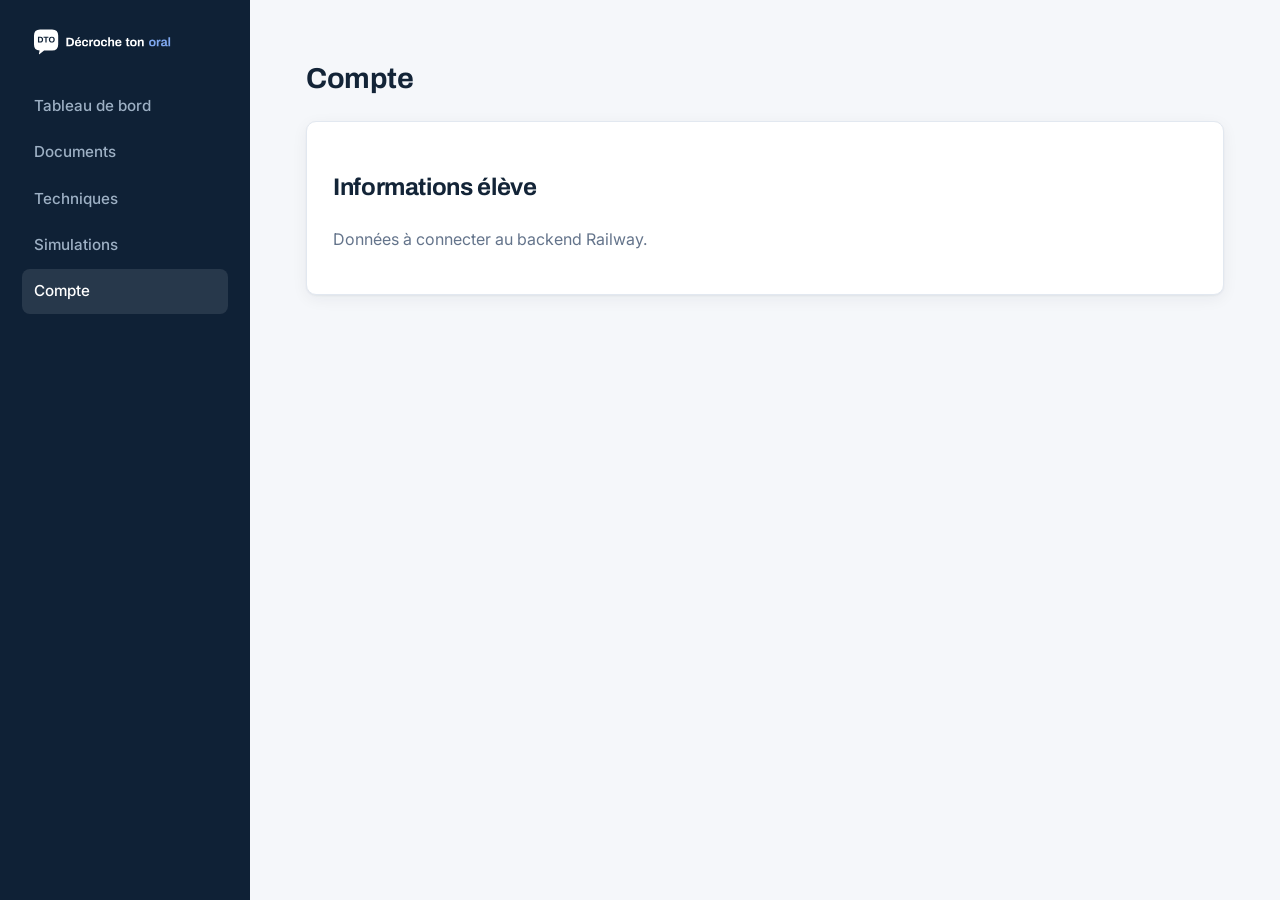
<file: espace-eleve/compte.html>
<!doctype html><html lang="fr"><head><meta charset="utf-8"><meta name="viewport" content="width=device-width,initial-scale=1"><link rel="icon" type="image/svg+xml" href="/assets/img/favicon.svg"><title>Compte | Décroche ton oral</title><link rel="preconnect" href="https://fonts.googleapis.com"><link rel="preconnect" href="https://fonts.gstatic.com" crossorigin><link href="https://fonts.googleapis.com/css2?family=Archivo:wght@500;600;700;800&family=Inter:wght@400;500;600;700&display=swap" rel="stylesheet"><link rel="stylesheet" href="/assets/css/student.css"></head><body><div class="layout"><aside class="side"><div class="logo"><img src="/assets/img/logo-full-white.svg" alt="Décroche ton oral" height="28"></div><a class="" href="/espace-eleve/dashboard.html">Tableau de bord</a>
<a class="" href="/espace-eleve/documents.html">Documents</a>
<a class="" href="/espace-eleve/techniques.html">Techniques</a>
<a class="" href="/espace-eleve/oral.html">Simulations</a>
<a class="active" href="/espace-eleve/compte.html">Compte</a></aside><main class="main"><h1>Compte</h1><div class="card"><h2>Informations élève</h2><p class="muted">Données à connecter au backend Railway.</p></div></main></div><script src="/assets/js/student.js"></script></body></html>
</file>
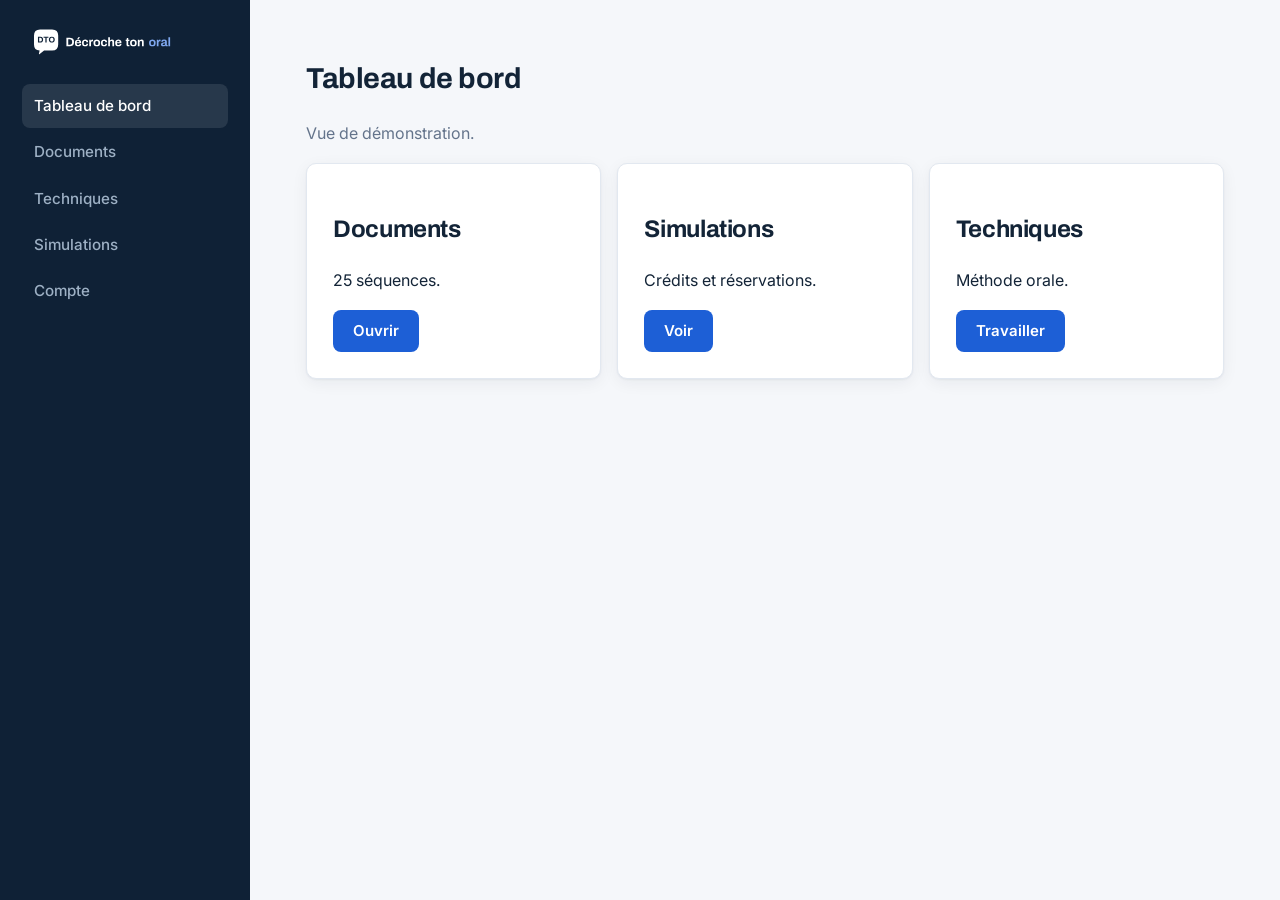
<file: espace-eleve/dashboard.html>
<!doctype html><html lang="fr"><head><meta charset="utf-8"><meta name="viewport" content="width=device-width,initial-scale=1"><link rel="icon" type="image/svg+xml" href="/assets/img/favicon.svg"><title>Tableau de bord | Décroche ton oral</title><link rel="preconnect" href="https://fonts.googleapis.com"><link rel="preconnect" href="https://fonts.gstatic.com" crossorigin><link href="https://fonts.googleapis.com/css2?family=Archivo:wght@500;600;700;800&family=Inter:wght@400;500;600;700&display=swap" rel="stylesheet"><link rel="stylesheet" href="/assets/css/student.css"></head><body><div class="layout"><aside class="side"><div class="logo"><img src="/assets/img/logo-full-white.svg" alt="Décroche ton oral" height="28"></div><a class="active" href="/espace-eleve/dashboard.html">Tableau de bord</a>
<a class="" href="/espace-eleve/documents.html">Documents</a>
<a class="" href="/espace-eleve/techniques.html">Techniques</a>
<a class="" href="/espace-eleve/oral.html">Simulations</a>
<a class="" href="/espace-eleve/compte.html">Compte</a></aside><main class="main"><h1>Tableau de bord</h1><p class="muted">Vue de démonstration.</p><div class="grid"><div class="card"><h2>Documents</h2><p>25 séquences.</p><a class="btn" href="/espace-eleve/documents.html">Ouvrir</a></div><div class="card"><h2>Simulations</h2><p>Crédits et réservations.</p><a class="btn" href="/espace-eleve/oral.html">Voir</a></div><div class="card"><h2>Techniques</h2><p>Méthode orale.</p><a class="btn" href="/espace-eleve/techniques.html">Travailler</a></div></div></main></div><script src="/assets/js/student.js"></script></body></html>
</file>
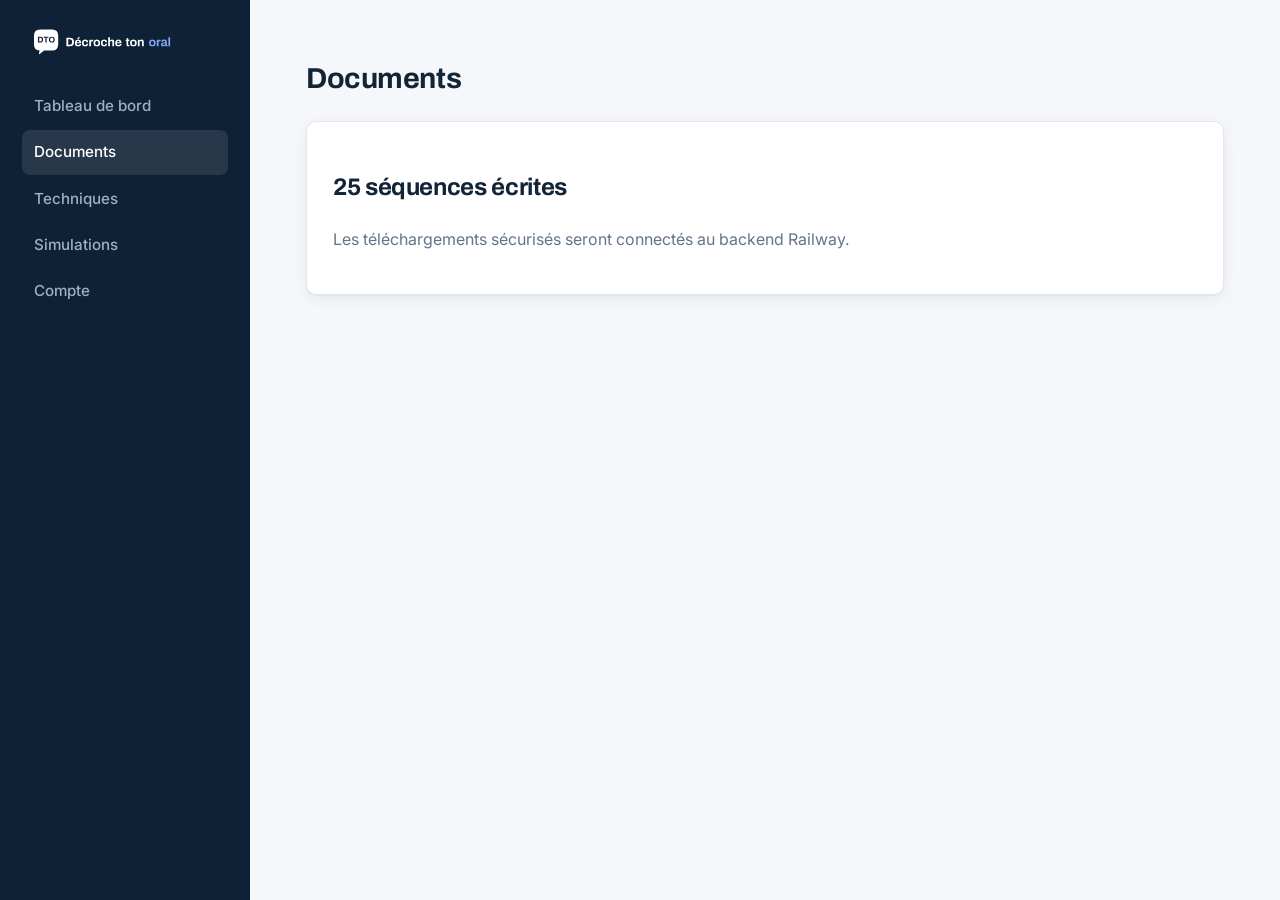
<file: espace-eleve/documents.html>
<!doctype html><html lang="fr"><head><meta charset="utf-8"><meta name="viewport" content="width=device-width,initial-scale=1"><link rel="icon" type="image/svg+xml" href="/assets/img/favicon.svg"><title>Documents | Décroche ton oral</title><link rel="preconnect" href="https://fonts.googleapis.com"><link rel="preconnect" href="https://fonts.gstatic.com" crossorigin><link href="https://fonts.googleapis.com/css2?family=Archivo:wght@500;600;700;800&family=Inter:wght@400;500;600;700&display=swap" rel="stylesheet"><link rel="stylesheet" href="/assets/css/student.css"></head><body><div class="layout"><aside class="side"><div class="logo"><img src="/assets/img/logo-full-white.svg" alt="Décroche ton oral" height="28"></div><a class="" href="/espace-eleve/dashboard.html">Tableau de bord</a>
<a class="active" href="/espace-eleve/documents.html">Documents</a>
<a class="" href="/espace-eleve/techniques.html">Techniques</a>
<a class="" href="/espace-eleve/oral.html">Simulations</a>
<a class="" href="/espace-eleve/compte.html">Compte</a></aside><main class="main"><h1>Documents</h1><div class="card"><h2>25 séquences écrites</h2><p class="muted">Les téléchargements sécurisés seront connectés au backend Railway.</p></div></main></div><script src="/assets/js/student.js"></script></body></html>
</file>
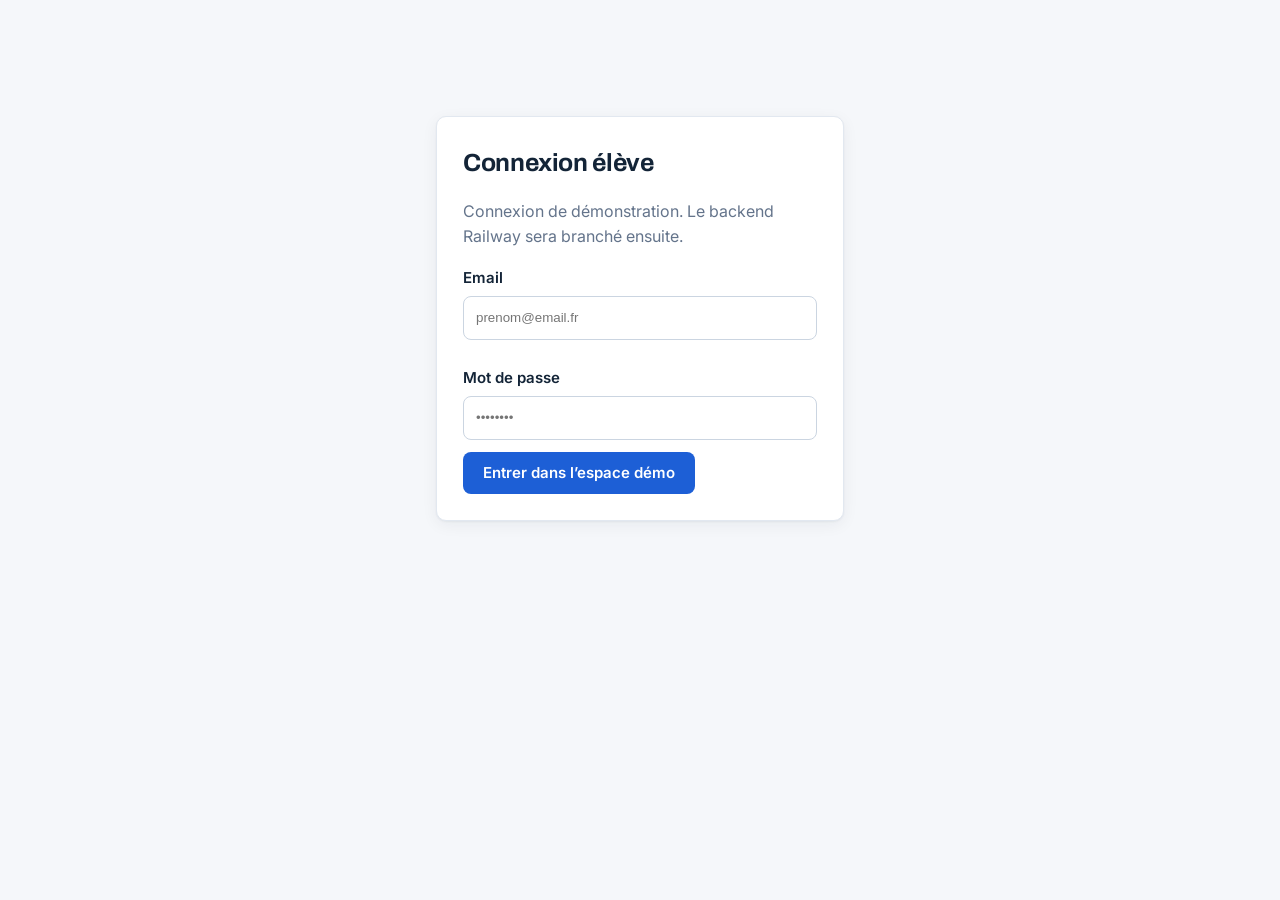
<file: espace-eleve/login.html>
<!doctype html><html lang="fr"><head><meta charset="utf-8"><meta name="viewport" content="width=device-width,initial-scale=1"><link rel="icon" type="image/svg+xml" href="/assets/img/favicon.svg"><title>Connexion | Décroche ton oral</title><link rel="preconnect" href="https://fonts.googleapis.com"><link rel="preconnect" href="https://fonts.gstatic.com" crossorigin><link href="https://fonts.googleapis.com/css2?family=Archivo:wght@500;600;700;800&family=Inter:wght@400;500;600;700&display=swap" rel="stylesheet"><link rel="stylesheet" href="/assets/css/student.css"></head><body><main class="main" style="max-width:520px;margin:60px auto"><div class="card"><h1>Connexion élève</h1><p class="muted">Connexion de démonstration. Le backend Railway sera branché ensuite.</p><label>Email</label><input type="email" placeholder="prenom@email.fr"><label>Mot de passe</label><input type="password" placeholder="••••••••"><a class="btn" href="/espace-eleve/dashboard.html">Entrer dans l’espace démo</a></div></main></body></html>
</file>
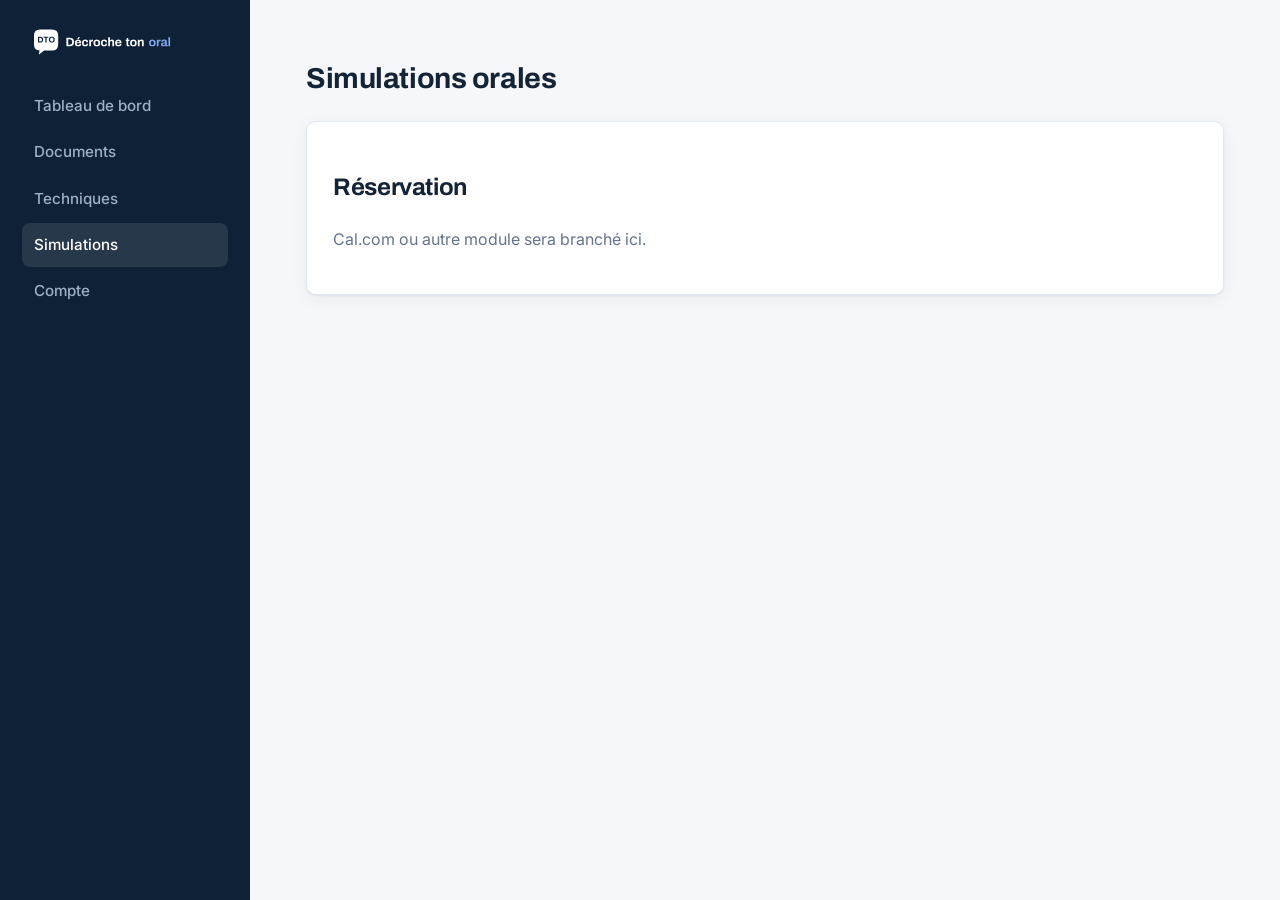
<file: espace-eleve/oral.html>
<!doctype html><html lang="fr"><head><meta charset="utf-8"><meta name="viewport" content="width=device-width,initial-scale=1"><link rel="icon" type="image/svg+xml" href="/assets/img/favicon.svg"><title>Simulations | Décroche ton oral</title><link rel="preconnect" href="https://fonts.googleapis.com"><link rel="preconnect" href="https://fonts.gstatic.com" crossorigin><link href="https://fonts.googleapis.com/css2?family=Archivo:wght@500;600;700;800&family=Inter:wght@400;500;600;700&display=swap" rel="stylesheet"><link rel="stylesheet" href="/assets/css/student.css"></head><body><div class="layout"><aside class="side"><div class="logo"><img src="/assets/img/logo-full-white.svg" alt="Décroche ton oral" height="28"></div><a class="" href="/espace-eleve/dashboard.html">Tableau de bord</a>
<a class="" href="/espace-eleve/documents.html">Documents</a>
<a class="" href="/espace-eleve/techniques.html">Techniques</a>
<a class="active" href="/espace-eleve/oral.html">Simulations</a>
<a class="" href="/espace-eleve/compte.html">Compte</a></aside><main class="main"><h1>Simulations orales</h1><div class="card"><h2>Réservation</h2><p class="muted">Cal.com ou autre module sera branché ici.</p></div></main></div><script src="/assets/js/student.js"></script></body></html>
</file>
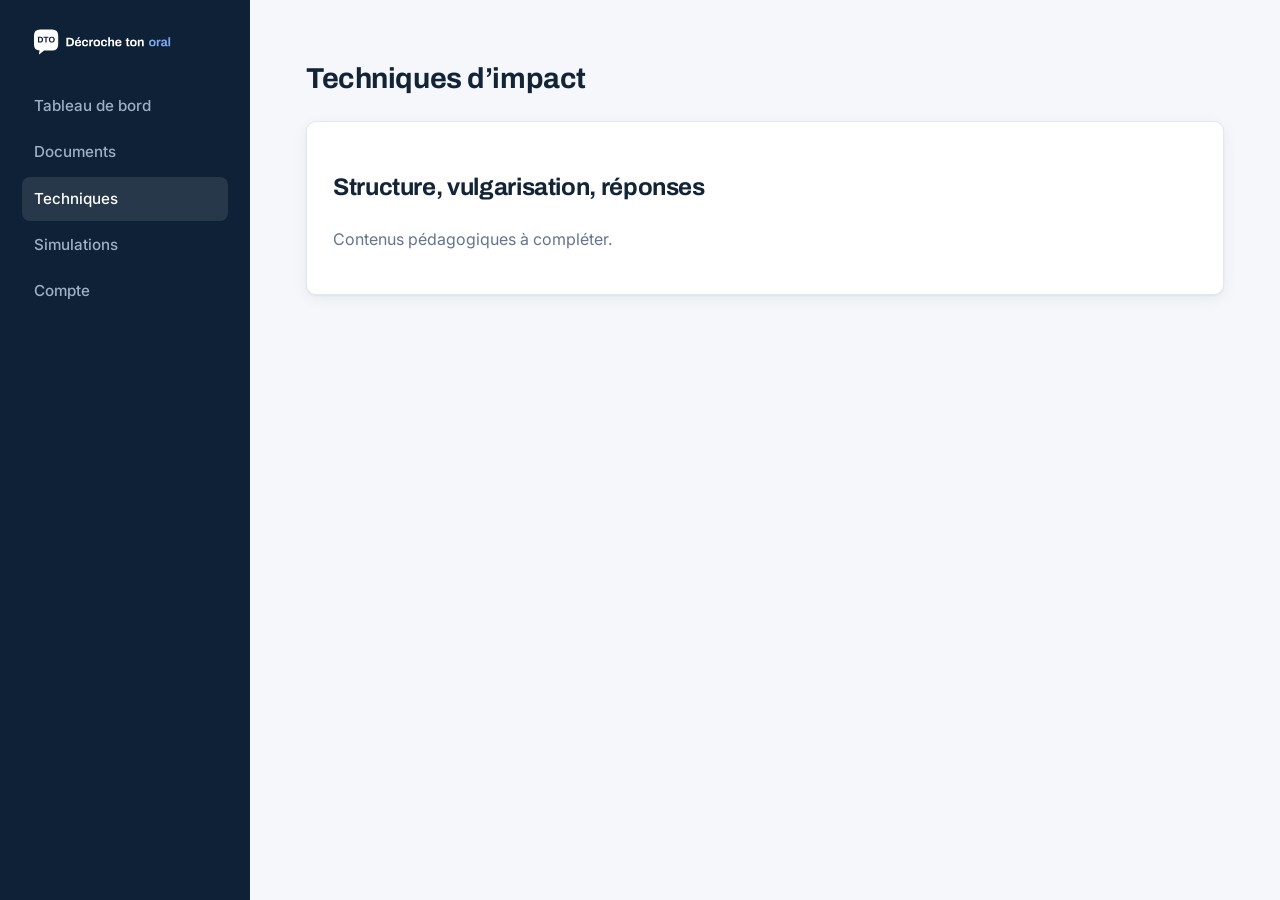
<file: espace-eleve/techniques.html>
<!doctype html><html lang="fr"><head><meta charset="utf-8"><meta name="viewport" content="width=device-width,initial-scale=1"><link rel="icon" type="image/svg+xml" href="/assets/img/favicon.svg"><title>Techniques | Décroche ton oral</title><link rel="preconnect" href="https://fonts.googleapis.com"><link rel="preconnect" href="https://fonts.gstatic.com" crossorigin><link href="https://fonts.googleapis.com/css2?family=Archivo:wght@500;600;700;800&family=Inter:wght@400;500;600;700&display=swap" rel="stylesheet"><link rel="stylesheet" href="/assets/css/student.css"></head><body><div class="layout"><aside class="side"><div class="logo"><img src="/assets/img/logo-full-white.svg" alt="Décroche ton oral" height="28"></div><a class="" href="/espace-eleve/dashboard.html">Tableau de bord</a>
<a class="" href="/espace-eleve/documents.html">Documents</a>
<a class="active" href="/espace-eleve/techniques.html">Techniques</a>
<a class="" href="/espace-eleve/oral.html">Simulations</a>
<a class="" href="/espace-eleve/compte.html">Compte</a></aside><main class="main"><h1>Techniques d’impact</h1><div class="card"><h2>Structure, vulgarisation, réponses</h2><p class="muted">Contenus pédagogiques à compléter.</p></div></main></div><script src="/assets/js/student.js"></script></body></html>
</file>
<file: assets/css/style.css>
/* ============================================================
   Décroche ton oral — feuille de style
   Direction : sobre et institutionnelle. Encre bleu nuit,
   accent bleu unique, cartes nettes, hiérarchie typographique
   claire (Archivo pour les titres, Inter pour le texte).
   ============================================================ */

:root{
  /* Fonds */
  --bg:#FFFFFF;
  --bg-alt:#F5F7FA;        /* sections alternées */
  --bg-dark:#0F2136;       /* sections sombres, pied de page */
  --bg-dark-2:#16304C;     /* cartes sur fond sombre */

  /* Encres */
  --ink:#132437;
  --ink-soft:#3D4B5C;
  --muted:#64748B;
  --ink-inverse:#F4F7FB;
  --muted-inverse:#9DB0C4;

  /* Accent */
  --accent:#1D5FD6;
  --accent-dark:#164AA8;
  --accent-soft:#E8EFFC;
  --accent-inverse:#7FA8F0;

  /* Traits */
  --line:#E2E8F0;
  --line-dark:rgba(255,255,255,.14);

  --radius:10px;
  --radius-sm:8px;
  --shadow:0 1px 2px rgba(15,33,54,.05), 0 4px 16px rgba(15,33,54,.06);
  --shadow-lg:0 2px 4px rgba(15,33,54,.06), 0 12px 32px rgba(15,33,54,.10);

  --font-display:"Archivo", "Segoe UI", Arial, sans-serif;
  --font-body:"Inter", system-ui, -apple-system, "Segoe UI", sans-serif;
}

*{box-sizing:border-box}
html{scroll-behavior:smooth}
body{
  margin:0;
  color:var(--ink);
  background:var(--bg);
  font-family:var(--font-body);
  font-size:16px;
  line-height:1.65;
  -webkit-font-smoothing:antialiased;
  text-rendering:optimizeLegibility;
}
a{color:inherit;text-decoration:none}
button,input,textarea,select{font:inherit}
img,svg{max-width:100%;display:block}
.wrap{max-width:1140px;margin:auto;padding:0 28px}
@media(max-width:720px){.wrap{padding:0 20px}}
.skip{position:absolute;left:-999px;top:auto;width:1px;height:1px;overflow:hidden}
.skip:focus{left:16px;top:16px;width:auto;height:auto;background:#fff;padding:10px 14px;border:2px solid var(--accent);border-radius:6px;z-index:200}

:focus-visible{outline:2px solid var(--accent);outline-offset:2px}

/* Titrage */
h1,h2,h3,h4{font-family:var(--font-display);line-height:1.12;letter-spacing:-.015em;margin:0;color:var(--ink);font-weight:700}
h1{font-size:clamp(2.2rem,4.6vw,3.6rem);max-width:22ch}
h2{font-size:clamp(1.65rem,2.9vw,2.35rem)}
h3{font-size:1.22rem;letter-spacing:-.01em}
.lead{font-size:1.1rem;color:var(--ink-soft);max-width:62ch;margin:18px 0 0}
.small{font-size:.92rem;color:var(--muted)}
h1 .hl{color:var(--accent)}

/* Surtitre de section */
.eyebrow{
  display:flex;align-items:center;gap:10px;margin:0 0 16px;
  color:var(--accent);
  font-weight:600;font-size:.8rem;letter-spacing:.12em;text-transform:uppercase;
}
.eyebrow:before{content:"";width:22px;height:2px;background:var(--accent);flex:0 0 auto}
.section-head.center .eyebrow{justify-content:center}

/* Boutons */
.btn{
  display:inline-flex;align-items:center;justify-content:center;gap:10px;
  border-radius:var(--radius-sm);
  padding:13px 24px;
  font-weight:600;font-size:.96rem;
  border:1px solid transparent;
  transition:background-color .15s ease, border-color .15s ease, color .15s ease, box-shadow .15s ease;
  cursor:pointer;
}
.btn-primary{background:var(--accent);color:#fff}
.btn-primary:hover{background:var(--accent-dark)}
.btn-secondary{background:var(--bg);color:var(--ink);border-color:#CBD5E1}
.btn-secondary:hover{border-color:var(--ink);background:var(--bg)}
.btn:active{transform:translateY(1px)}

.notice{background:var(--bg-dark);color:var(--ink-inverse);font-size:.9rem}
.notice .wrap{display:flex;align-items:center;justify-content:center;text-align:center;gap:10px;padding-top:9px;padding-bottom:9px}
.notice strong{color:#fff}

/* Barre de contact */
.topbar{background:var(--bg-dark);color:var(--muted-inverse);font-size:.84rem}
.topbar .wrap{display:flex;justify-content:flex-end;align-items:center;gap:26px;padding-top:8px;padding-bottom:8px}
.topbar a{color:var(--ink-inverse);font-weight:500}
.topbar a:hover{color:#fff;text-decoration:underline;text-underline-offset:3px}
@media(max-width:680px){.topbar span{display:none}.topbar .wrap{justify-content:center}}

/* En-tête */
header{position:sticky;top:0;z-index:100;background:rgba(255,255,255,.94);backdrop-filter:blur(10px);border-bottom:1px solid var(--line)}
.nav{display:flex;align-items:center;justify-content:space-between;gap:22px;padding:14px 0}
.brand{display:inline-flex;align-items:center;gap:12px;flex:0 0 auto}
.brand-mark{width:42px;height:44px;display:block;flex:0 0 auto}
.text-brand strong{display:block;font-family:var(--font-display);font-size:1.14rem;font-weight:700;letter-spacing:-.01em;color:var(--ink)}
.text-brand small{display:block;color:var(--muted);font-size:.74rem;font-weight:500;margin-top:1px;letter-spacing:.03em}
.navlinks{display:flex;align-items:center;gap:28px;font-size:.94rem;color:var(--ink-soft);font-weight:500}
.navlinks a{padding:6px 0;border-bottom:2px solid transparent}
.navlinks a:hover{color:var(--ink);border-bottom-color:var(--accent)}
.nav-actions{display:flex;gap:10px;align-items:center}
.nav-actions .btn{padding:11px 18px;font-size:.9rem}
.footer-logo{display:inline-flex;align-items:center}
.footer-logo img{display:block;height:34px;width:auto}
@media(max-width:950px){.navlinks{display:none}.nav .btn-secondary{display:none}}
@media(max-width:680px){.nav{gap:12px}.nav-actions .btn-primary{padding:10px 16px;font-size:.88rem}}

/* Icônes de rubrique */
.hand-icon{
  width:48px;height:48px;color:var(--accent);margin-bottom:18px;
  display:inline-flex;align-items:center;justify-content:center;
  background:var(--accent-soft);border-radius:10px;
}
.hand-icon svg{width:26px;height:26px}

/* Mot mis en évidence dans le titre */
.squiggle{color:var(--accent);white-space:nowrap}

section{padding:88px 0}
.clean-section{padding:80px 0}
@media(max-width:900px){.clean-section{padding:56px 0}section{padding:60px 0}}
.section-head{max-width:720px;margin-bottom:44px}
.section-head.center{text-align:center;margin-left:auto;margin-right:auto}
.section-head.center .lead{margin-left:auto;margin-right:auto}

/* Hero */
.clean-hero{padding:80px 0 64px;border-bottom:1px solid var(--line);background:linear-gradient(180deg,var(--bg-alt) 0%,var(--bg) 100%)}
.clean-hero-grid{display:grid;grid-template-columns:1.05fr .95fr;gap:56px;align-items:center}
.hero-copy{position:relative;z-index:2}
.hero-ctas{display:flex;gap:14px;flex-wrap:wrap;margin-top:32px}
.hero-ctas .btn{padding:15px 28px}
@media(max-width:940px){.clean-hero-grid{grid-template-columns:1fr}.hero-copy h1{max-width:none}}

/* Hero typographique */
.hero-statement{max-width:880px}
.hero-statement h1{
  max-width:none;
  font-size:clamp(2.5rem,5.6vw,4.4rem);
  letter-spacing:-.025em;
  font-weight:700;
}
.hero-statement .lead{font-size:1.16rem;max-width:64ch}

/* Chiffres clés du format d'épreuve */
.facts{display:flex;flex-wrap:wrap;gap:0;margin-top:48px;border:1px solid var(--line);border-radius:var(--radius);background:var(--bg);box-shadow:var(--shadow);overflow:hidden}
.facts span{
  flex:1 1 auto;display:flex;flex-direction:column-reverse;gap:2px;
  padding:18px 24px;font-size:.85rem;color:var(--muted);font-weight:500;
  border-left:1px solid var(--line);min-width:150px;
}
.facts span:first-child{border-left:0}
.facts b{color:var(--ink);font-family:var(--font-display);font-weight:700;font-size:1.5rem;letter-spacing:-.02em}
@media(max-width:760px){
  .facts{flex-direction:column}
  .facts span{border-left:0;border-top:1px solid var(--line);flex-direction:row;align-items:baseline;gap:10px}
  .facts span:first-child{border-top:0}
}

/* Bande de chiffres 2026 (section « Le problème réel ») */
.facts-stats{margin-top:8px;margin-bottom:0}
.facts-stats b{color:var(--accent)}
.stats-note{
  margin:12px 4px 48px;
  font-size:.8rem;color:var(--muted);
}
@media(max-width:760px){.stats-note{margin-bottom:36px}}

/* Section « Qui vous prépare » */
.teacher-grid{display:grid;grid-template-columns:repeat(3,1fr);gap:20px}
@media(max-width:900px){.teacher-grid{grid-template-columns:1fr}}
.teacher-label{
  display:block;color:var(--accent);font-size:.78rem;letter-spacing:.1em;
  text-transform:uppercase;margin-bottom:10px;font-weight:600;
}
#qui .stats-note{margin-bottom:0}

/* Section webinaire (réutilise .clean-cta-box) */
.webinar-date{margin:18px 0 0;color:var(--ink-inverse);font-size:.95rem}
.webinar-date b{color:#fff}
.webinar-actions{display:flex;flex-direction:column;gap:12px;min-width:220px}
.webinar-box .btn-secondary{
  background:transparent;color:#fff;border:1px solid var(--line-dark);
}
.webinar-box .btn-secondary:hover{background:rgba(255,255,255,.08)}
@media(max-width:900px){.webinar-actions{min-width:0}}

/* Bandeau webinaire dans le hero */
.hero-webinar-banner{
  display:inline-flex;align-items:center;gap:12px;
  margin-bottom:26px;padding:9px 9px 9px 16px;
  background:var(--accent-soft);border:1px solid var(--accent);
  border-radius:999px;text-decoration:none;
  font-size:.92rem;color:var(--accent-dark);font-weight:500;
  transition:background .2s ease, transform .2s ease, box-shadow .2s ease;
}
.hero-webinar-banner:hover{background:#dce8fb;transform:translateY(-1px);box-shadow:var(--shadow)}
.hwb-tag{
  background:var(--accent);color:#fff;font-weight:700;
  font-size:.72rem;letter-spacing:.04em;text-transform:uppercase;
  padding:4px 10px;border-radius:999px;white-space:nowrap;
}
.hwb-text{color:var(--ink)}
.hwb-arrow{
  color:var(--accent);font-weight:700;font-size:1.1rem;
  transition:transform .2s ease;
}
.hero-webinar-banner:hover .hwb-arrow{transform:translateX(3px)}
@media(max-width:640px){
  .hero-webinar-banner{flex-wrap:wrap;border-radius:14px;padding:12px 14px}
  .hwb-text{flex:1 1 100%;order:3}
}

/* Lien webinaire mis en avant dans la nav */
.navlinks a.nav-webinar{color:var(--accent);font-weight:600}

/* Page ressource SEO — frise calendrier */
.timeline-list{list-style:none;margin:0;padding:0;display:grid;gap:0;border:1px solid var(--line);border-radius:var(--radius);overflow:hidden;background:var(--bg);box-shadow:var(--shadow)}
.timeline-list li{display:flex;gap:24px;padding:20px 26px;border-top:1px solid var(--line)}
.timeline-list li:first-child{border-top:0}
.tl-date{flex:0 0 130px;font-family:var(--font-display);font-weight:700;color:var(--accent);font-size:.98rem}
.tl-body{color:var(--ink-soft)}
.tl-body b{color:var(--ink)}
@media(max-width:640px){.timeline-list li{flex-direction:column;gap:6px}.tl-date{flex:none}}

/* Encadré mise en garde / conseil */
.callout{
  margin-top:28px;padding:22px 26px;
  background:var(--accent-soft);border:1px solid var(--accent);
  border-left-width:4px;border-radius:var(--radius);color:var(--ink-soft);
}
.callout b{color:var(--ink)}
.callout em{color:var(--accent-dark);font-style:italic}

/* Fiche-sujet */
.fiche{background:var(--bg);border:1px solid var(--line);border-radius:var(--radius);padding:36px;box-shadow:var(--shadow)}
@media(max-width:640px){.fiche{padding:24px}}
.fiche h3{color:var(--accent-dark);margin:28px 0 10px;font-size:1.05rem}
.fiche h3:first-child{margin-top:0}
.fiche p{color:var(--ink-soft);margin-bottom:0}
.fiche-plan{display:grid;grid-template-columns:1fr 1fr;gap:22px;margin-top:6px}
@media(max-width:760px){.fiche-plan{grid-template-columns:1fr}}
.fiche-plan b{display:block;color:var(--ink);margin-bottom:8px}
.fiche-plan ul,.fiche-qa{margin:0;padding-left:18px;color:var(--ink-soft)}
.fiche-plan li{margin-bottom:6px}
.fiche-qa{margin-top:6px;list-style:none;padding-left:0}
.fiche-qa li{padding:12px 0;border-top:1px solid var(--line)}
.fiche-qa li:first-child{border-top:0}
.fiche-qa b{color:var(--ink);display:block;margin-bottom:3px}

/* Cartes */
.clean-card,.simple-card,.criterion,.official-box,.step,.subject-col,.form-box{
  background:var(--bg);
  border:1px solid var(--line);
  border-radius:var(--radius);
  padding:30px;
  box-shadow:var(--shadow);
  position:relative;
}
.clean-card h2,.clean-card h3{margin-bottom:12px}
.clean-card p{color:var(--ink-soft);margin-bottom:0}
.clean-list{list-style:none;margin:18px 0 0;padding:0;display:grid;gap:0}
.clean-list li{border-top:1px solid var(--line);padding:13px 0;color:var(--ink-soft)}
.clean-list li:first-child{border-top:0;padding-top:0}
.clean-list strong{color:var(--ink);font-family:var(--font-display);font-weight:700}

.clean-grid{display:grid;gap:24px}
.clean-grid.three{grid-template-columns:repeat(3,minmax(0,1fr))}
@media(max-width:900px){.clean-hero-grid,.clean-grid.three,.clean-cta-box{grid-template-columns:1fr}}

.clean-cta-box{
  display:grid;grid-template-columns:1fr auto;gap:32px;align-items:center;
  background:var(--bg-dark);border-radius:14px;padding:48px;color:var(--ink-inverse);
}
.clean-cta-box h2{color:#fff}
.clean-cta-box .lead{color:var(--muted-inverse)}
.clean-cta-box .eyebrow{color:var(--accent-inverse)}
.clean-cta-box .eyebrow:before{background:var(--accent-inverse)}
.clean-cta-box .btn-primary{background:#fff;color:var(--ink)}
.clean-cta-box .btn-primary:hover{background:var(--accent-soft)}
@media(max-width:900px){.clean-cta-box{padding:36px 28px}}

/* Espace Décroche */
.espace-decroche-section{background:var(--bg-alt);border-top:1px solid var(--line);border-bottom:1px solid var(--line)}
.espace-note{
  margin:28px auto 0;max-width:860px;padding:20px 24px;
  border:1px solid var(--line);border-radius:var(--radius);
  background:var(--bg);display:flex;gap:12px;align-items:flex-start;box-shadow:var(--shadow);
}
.espace-note strong{color:var(--ink);white-space:nowrap;font-family:var(--font-display);font-weight:700}
.espace-note span{color:var(--ink-soft)}
@media(max-width:900px){.espace-note{flex-direction:column}.espace-note strong{white-space:normal}}

/* Offre */
.offer{background:var(--bg-dark);color:var(--ink-inverse);position:relative;overflow:hidden}
.offer h2,.offer h3{color:#fff}
.offer .lead,.offer .small{color:var(--muted-inverse)}
.offer .eyebrow{color:var(--accent-inverse)}
.offer .eyebrow:before{background:var(--accent-inverse)}
.offer-grid{display:grid;grid-template-columns:repeat(3,1fr);gap:22px;position:relative}
.offer-grid-2{grid-template-columns:repeat(2,minmax(0,1fr));max-width:940px;margin-left:auto;margin-right:auto}
.offer-card{
  background:var(--bg-dark-2);border:1px solid var(--line-dark);border-radius:12px;
  padding:34px;display:flex;flex-direction:column;
}
.offer-card.featured{
  background:var(--bg);color:var(--ink);border-color:var(--bg);box-shadow:var(--shadow-lg);
}
.offer-card.featured h3{color:var(--ink)}
.offer-card.featured .small{color:var(--muted)}
.offer-card ul{list-style:none;padding:0;margin:22px 0 0}
.offer-card li{display:flex;gap:12px;padding:9px 0;color:inherit;border-top:1px solid var(--line-dark);align-items:flex-start}
.offer-card li:first-child{border-top:0}
.offer-card.featured li{border-top:1px solid var(--line)}
.offer-card li:before{content:"✓";color:var(--accent-inverse);font-weight:700;flex:0 0 auto}
.offer-card.featured li:before{color:var(--accent)}
.offer-tag{
  display:inline-flex;align-self:flex-start;border-radius:999px;
  padding:5px 12px;margin-bottom:20px;font-size:.72rem;font-weight:600;letter-spacing:.1em;text-transform:uppercase;
  color:var(--accent-inverse);background:rgba(127,168,240,.12);
}
.offer-card.featured .offer-tag{color:var(--accent);background:var(--accent-soft)}
.price{display:flex;align-items:flex-end;gap:6px;margin:20px 0 6px;font-weight:700;color:#fff;font-size:2.3rem;font-family:var(--font-display);line-height:1;letter-spacing:-.02em}
.price small{font-size:.95rem;color:var(--muted-inverse);font-weight:600;margin-bottom:5px;font-family:var(--font-body)}
.offer-card.featured .price{color:var(--ink)}
.offer-card.featured .price small{color:var(--muted)}
.offer-cta{margin-top:auto;padding-top:26px}
.offer-cta a{width:100%;font-size:.94rem}
.offer .offer-cta .btn-secondary{background:transparent;color:#fff;border-color:rgba(255,255,255,.35)}
.offer .offer-cta .btn-secondary:hover{border-color:#fff}
.offer-card.featured .offer-cta .btn-secondary{background:var(--bg);color:var(--ink);border-color:#CBD5E1}
@media(max-width:900px){.offer-grid{grid-template-columns:1fr}}

.option-box{
  margin:28px auto 0;max-width:900px;padding:28px 32px;border-radius:var(--radius);
  border:1px solid var(--line);background:var(--bg);color:var(--ink);box-shadow:var(--shadow);
  display:flex;gap:22px;align-items:center;justify-content:space-between;
}
.option-box h3{margin:0 0 6px;color:var(--ink)}
.offer .option-box h3{color:var(--ink)}
.option-box p{margin:0;color:var(--ink-soft)}
.option-box .btn{flex:0 0 auto}
@media(max-width:900px){.offer-grid-2{grid-template-columns:1fr}.option-box{flex-direction:column;align-items:flex-start}}

/* Programme — sélecteur */
.subject-filter{display:flex;flex-wrap:wrap;justify-content:center;gap:10px;margin:0 auto}
.subject-filter-btn{
  appearance:none;border:1px solid #CBD5E1;background:var(--bg);color:var(--ink-soft);
  border-radius:999px;padding:10px 20px;font-weight:500;cursor:pointer;font-size:.92rem;
  transition:background-color .15s ease,border-color .15s ease,color .15s ease;
}
.subject-filter-btn:hover{border-color:var(--ink)}
.subject-filter-btn.active,.subject-filter-btn[aria-pressed="true"]{background:var(--bg-dark);color:#fff;border-color:var(--bg-dark)}
[data-subject-group].is-hidden{display:none!important}
#programme.clean-section{padding-bottom:0}
@media(max-width:640px){.subject-filter{justify-content:flex-start}.subject-filter-btn{width:100%;text-align:center}}

/* Listes de sujets */
.subjects{display:grid;grid-template-columns:1fr;gap:24px;max-width:880px;margin:0 auto}
.subject-col h3{margin-bottom:16px;padding-bottom:14px;border-bottom:1px solid var(--line)}
.subject-list{list-style:none;margin:0;padding:0;display:grid;gap:0}
.subject-list li{display:flex;gap:16px;align-items:flex-start;padding:14px 0;border-top:1px solid var(--line)}
.subject-list li:first-child{border-top:0}
.subject-list b{
  color:var(--accent);font-family:var(--font-display);font-weight:700;font-size:.82rem;
  display:inline-flex;align-items:center;justify-content:center;
  width:30px;height:30px;background:var(--accent-soft);border-radius:8px;flex:0 0 30px;margin-top:2px;
}
.subject-list span{font-weight:600;color:var(--ink)}
.shs-question{margin:0 0 16px;color:var(--ink-soft);font-size:1.02rem}
.subject-list-detailed li{align-items:flex-start;gap:16px}
.subject-list-detailed li span{display:flex;flex-direction:column;gap:4px;line-height:1.45}
.subject-list-detailed li span strong{color:var(--ink);font-weight:600}
.subject-list-detailed li span em{color:var(--muted);font-style:normal;font-size:.92rem;font-weight:400}

/* Méthode */
.method{background:var(--bg-alt);border-top:1px solid var(--line);border-bottom:1px solid var(--line)}
#qui{background:var(--bg-alt);border-top:1px solid var(--line);border-bottom:1px solid var(--line)}
.criteria-grid{display:grid;grid-template-columns:repeat(3,1fr);gap:20px}
.criterion b{display:block;color:var(--accent);font-size:.78rem;letter-spacing:.1em;text-transform:uppercase;margin-bottom:10px;font-weight:600}
.criterion p{margin:0;color:var(--ink-soft)}
@media(max-width:820px){.criteria-grid{grid-template-columns:1fr}}

/* Format officiel (programme.html) */
.format-grid{display:grid;grid-template-columns:.85fr 1.15fr;gap:32px;align-items:start}
@media(max-width:900px){.format-grid{grid-template-columns:1fr}}
.official-box{position:sticky;top:96px;background:var(--bg-dark);color:var(--ink-inverse);border-color:var(--bg-dark);padding:34px}
@media(max-width:900px){.official-box{position:relative;top:auto}}
.official-box h3{color:#fff;margin:6px 0 12px}
.official-box p{color:var(--muted-inverse)}
.official-box .eyebrow{color:var(--accent-inverse)}
.official-box .eyebrow:before{background:var(--accent-inverse)}
.official-list{list-style:none;padding:0;margin:24px 0 0}
.official-list li{display:flex;gap:12px;border-top:1px solid var(--line-dark);padding:13px 0;color:var(--ink-inverse);align-items:flex-start}
.official-list li:first-child{border-top:0}
.check{width:22px;height:22px;border-radius:50%;background:rgba(127,168,240,.16);color:var(--accent-inverse);display:inline-flex;align-items:center;justify-content:center;flex:0 0 22px;font-weight:700;font-size:.8rem;margin-top:2px}
.timeline{display:grid;gap:16px}
.step{display:grid;grid-template-columns:86px 1fr;gap:20px;align-items:start}
.step h3{margin-bottom:6px}
.step-time{
  font-weight:700;color:var(--accent);font-size:.98rem;font-family:var(--font-display);
  background:var(--accent-soft);border-radius:8px;padding:8px 0;text-align:center;
}
.step p{margin:6px 0 0;color:var(--ink-soft)}
@media(max-width:520px){.step{grid-template-columns:1fr}.step-time{display:inline-flex;justify-content:center;padding:8px 16px;width:auto;justify-self:start}}

/* FAQ */
.faq{background:var(--bg)}
details{background:var(--bg);border:1px solid var(--line);border-radius:var(--radius);margin-bottom:12px;padding:0 24px;box-shadow:var(--shadow)}
summary{cursor:pointer;list-style:none;font-weight:600;color:var(--ink);font-size:1.02rem;padding:20px 2px;display:flex;align-items:center;justify-content:space-between;gap:22px}
summary::-webkit-details-marker{display:none}
summary:after{content:"+";font-size:1.4rem;color:var(--muted);font-weight:400;line-height:1;flex:0 0 auto}
details[open] summary:after{content:"−"}
details[open] summary{border-bottom:1px solid var(--line)}
details p{margin:18px 0 22px;color:var(--ink-soft);max-width:78ch}

/* CTA final */
.cta{padding:88px 0;background:var(--bg-alt);border-top:1px solid var(--line);color:var(--ink)}
.cta h2{color:var(--ink)}
.cta .lead{max-width:620px;color:var(--ink-soft)}
.cta-box{display:grid;grid-template-columns:1fr auto;gap:40px;align-items:center;background:transparent;border:0;box-shadow:none;padding:0}
.phone-big{
  display:flex;flex-direction:column;align-items:center;gap:4px;background:var(--bg-dark);color:var(--ink-inverse);
  border-radius:14px;padding:34px 44px;min-width:340px;box-shadow:var(--shadow-lg);
}
.phone-big span{font-size:.76rem;text-transform:uppercase;letter-spacing:.12em;color:var(--muted-inverse);font-weight:600}
.phone-big a.phone-number{font-size:2rem;font-family:var(--font-display);font-weight:700;color:#fff;margin-top:6px;line-height:1.1;letter-spacing:-.01em}
.phone-big a.phone-number:hover{color:var(--accent-inverse)}
.phone-big small{color:var(--muted-inverse);margin-top:4px}
.phone-big .form-link{color:#fff;text-decoration:underline;text-underline-offset:3px;font-weight:500;font-size:.92rem;margin-top:14px}
.phone-big .form-link:hover{color:var(--accent-inverse)}
@media(max-width:860px){.cta-box{grid-template-columns:1fr}.phone-big{min-width:0;width:100%}}

/* Pied de page */
footer{background:var(--bg-dark);color:var(--muted-inverse);padding:56px 0 44px}
.footer-grid{display:grid;grid-template-columns:1.4fr 1fr 1fr 1fr;gap:36px}
.footer-grid h4{margin:0 0 14px;color:#fff;font-size:.95rem;font-weight:600;letter-spacing:.01em}
.footer-grid p{margin:14px 0 0;color:var(--muted-inverse);font-size:.86rem;line-height:1.65}
.footer-grid a,.footer-grid span{display:block;color:var(--ink-inverse);font-size:.92rem;padding:4px 0}
.footer-grid a:hover{color:#fff;text-decoration:underline;text-underline-offset:3px}
.footer-grid span{color:var(--muted-inverse)}
@media(max-width:900px){.footer-grid{grid-template-columns:1fr 1fr}}
@media(max-width:560px){.footer-grid{grid-template-columns:1fr}}
.footer-row{display:flex;align-items:center;justify-content:space-between;gap:18px;flex-wrap:wrap}
.footer-row p{margin:0;color:var(--muted-inverse);font-size:.86rem;max-width:720px}
.mobile-call{
  position:fixed;left:14px;right:14px;bottom:14px;z-index:120;display:none;
  background:var(--accent);color:#fff;border-radius:var(--radius-sm);padding:15px 18px;text-align:center;
  font-weight:600;box-shadow:var(--shadow-lg);
}
@media(max-width:680px){.mobile-call{display:block}body{padding-bottom:80px}.notice{display:none}}

.reveal{opacity:0;transform:translateY(14px);transition:opacity .55s ease, transform .55s ease}
.reveal.in{opacity:1;transform:none}
@media(prefers-reduced-motion:reduce){html{scroll-behavior:auto}.reveal{opacity:1;transform:none;transition:none}}

/* Pages secondaires */
.page-hero{padding:64px 0 48px;border-bottom:1px solid var(--line);background:linear-gradient(180deg,var(--bg-alt) 0%,var(--bg) 100%)}
.page-hero h1{max-width:900px}
.page-content{padding-top:56px}
.simple-grid{display:grid;grid-template-columns:repeat(2,minmax(0,1fr));gap:22px}
.simple-card h2{font-size:1.22rem;margin-bottom:10px}
.simple-card p{color:var(--ink-soft)}
.simple-card .btn{margin-top:16px}
@media(max-width:800px){.simple-grid{grid-template-columns:1fr}}

/* Formulaire */
.form-box{padding:36px}
.form-box label{display:block;font-weight:600;color:var(--ink);margin-top:18px;font-size:.94rem}
.form-box input,.form-box textarea,.form-box select{
  width:100%;border:1px solid #CBD5E1;border-radius:var(--radius-sm);padding:12px 14px;margin-top:7px;
  background:var(--bg);color:var(--ink);font-size:.96rem;
}
.form-box input::placeholder,.form-box textarea::placeholder{color:#94A3B8}
.form-box input:focus,.form-box textarea:focus,.form-box select:focus{outline:2px solid var(--accent);outline-offset:0;border-color:var(--accent)}
.form-box textarea{min-height:140px;resize:vertical}
.form-box .btn{margin-top:8px}
.contact-direct{display:grid;grid-template-columns:1fr 1fr;gap:20px;margin-bottom:28px}
.contact-card{background:var(--bg);border:1px solid var(--line);border-radius:var(--radius);padding:22px 26px;box-shadow:var(--shadow);display:flex;flex-direction:column;gap:4px;transition:border-color .15s ease, box-shadow .15s ease}
.contact-card:hover{border-color:var(--accent);box-shadow:var(--shadow-lg)}
.contact-card span{font-size:.76rem;text-transform:uppercase;letter-spacing:.1em;font-weight:600;color:var(--muted)}
.contact-card strong{font-family:var(--font-display);font-size:1.18rem;font-weight:700;color:var(--ink);word-break:break-word}
@media(max-width:640px){.contact-direct{grid-template-columns:1fr}}
.consent{display:flex;gap:12px;align-items:flex-start;margin:22px 0;font-weight:400!important;font-size:.9rem;color:var(--ink-soft);line-height:1.55}
.consent input{width:auto;min-height:0;margin:3px 0 0;flex:0 0 auto;accent-color:var(--accent)}
.consent a{color:var(--accent);text-decoration:underline;text-underline-offset:2px}

/* ============================================================
   Menu mobile — bouton burger + tiroir latéral
   ============================================================ */
.nav-burger{
  display:none;flex:0 0 auto;width:44px;height:44px;padding:0;
  background:transparent;border:1px solid var(--line);border-radius:var(--radius-sm);
  cursor:pointer;flex-direction:column;align-items:center;justify-content:center;gap:5px;
  transition:border-color .15s ease,background .15s ease;
}
.nav-burger:hover{border-color:var(--ink)}
.nav-burger span{
  display:block;width:20px;height:2px;background:var(--ink);border-radius:2px;
  transition:transform .22s ease,opacity .18s ease;
}
.nav-burger[aria-expanded="true"] span:nth-child(1){transform:translateY(7px) rotate(45deg)}
.nav-burger[aria-expanded="true"] span:nth-child(2){opacity:0}
.nav-burger[aria-expanded="true"] span:nth-child(3){transform:translateY(-7px) rotate(-45deg)}

@media(max-width:950px){
  .nav-burger{display:inline-flex}
  .nav-actions{display:none}
}

.mobile-menu{
  position:fixed;inset:0;z-index:200;
  background:rgba(15,33,54,.5);-webkit-backdrop-filter:blur(2px);backdrop-filter:blur(2px);
  opacity:0;visibility:hidden;transition:opacity .22s ease,visibility .22s ease;
}
.mobile-menu.open{opacity:1;visibility:visible}
.mobile-menu-inner{
  position:absolute;top:0;right:0;height:100%;width:min(86%,360px);
  background:var(--bg);box-shadow:var(--shadow-lg);
  display:flex;flex-direction:column;padding:18px 22px 28px;
  transform:translateX(100%);transition:transform .26s cubic-bezier(.4,0,.2,1);
  overflow-y:auto;
}
.mobile-menu.open .mobile-menu-inner{transform:none}
.mobile-menu-top{
  display:flex;align-items:center;justify-content:space-between;
  margin-bottom:8px;padding-bottom:14px;border-bottom:1px solid var(--line);
}
.mobile-menu-title{
  font-family:var(--font-display);font-weight:700;color:var(--ink);
  font-size:.82rem;letter-spacing:.12em;text-transform:uppercase;
}
.mobile-menu-close{
  width:40px;height:40px;border:1px solid var(--line);border-radius:var(--radius-sm);
  background:transparent;font-size:1.7rem;line-height:1;color:var(--ink-soft);cursor:pointer;
  display:inline-flex;align-items:center;justify-content:center;
  transition:border-color .15s ease,color .15s ease;
}
.mobile-menu-close:hover{border-color:var(--ink);color:var(--ink)}
.mobile-menu-links{display:flex;flex-direction:column}
.mobile-menu-links a{
  padding:15px 4px;border-bottom:1px solid var(--line);
  font-size:1.05rem;font-weight:500;color:var(--ink);
  display:flex;align-items:center;justify-content:space-between;gap:14px;
  transition:color .15s ease;
}
.mobile-menu-links a::after{content:"›";color:var(--muted);font-size:1.35rem;line-height:1}
.mobile-menu-links a:hover,.mobile-menu-links a:focus-visible{color:var(--accent)}
.mobile-menu-links a.is-webinar{color:var(--accent);font-weight:600}
.mobile-menu-actions{display:flex;flex-direction:column;gap:12px;margin-top:24px}
.mobile-menu-actions .btn{width:100%;padding:14px 20px;font-size:.98rem}
</file>
<file: assets/css/student.css>
:root{--bg:#F5F7FA;--card:#FFFFFF;--ink:#132437;--muted:#64748B;--line:#E2E8F0;--dark:#0F2136;--accent:#1D5FD6;--accent-dark:#164AA8}
*{box-sizing:border-box}
body{margin:0;background:var(--bg);color:var(--ink);font-family:"Inter",system-ui,-apple-system,"Segoe UI",sans-serif;line-height:1.6;-webkit-font-smoothing:antialiased}
h1,h2{font-family:"Archivo","Segoe UI",Arial,sans-serif;letter-spacing:-.015em;font-weight:700}
.layout{display:grid;grid-template-columns:250px 1fr;min-height:100vh}
.side{background:var(--dark);color:#F4F7FB;padding:28px 22px}
.side a{display:block;color:#9DB0C4;text-decoration:none;padding:10px 12px;font-weight:500;font-size:.95rem;border-radius:8px;margin-bottom:2px}
.side a:hover{color:#fff;background:rgba(255,255,255,.06)}
.side a.active{color:#fff;background:rgba(255,255,255,.1)}
.logo{margin-bottom:28px;padding:0 12px}.logo img{display:block;height:28px;width:auto}
.main{padding:clamp(24px,5vw,56px)}
.card{background:var(--card);border:1px solid var(--line);border-radius:10px;padding:26px;margin-bottom:16px;box-shadow:0 1px 2px rgba(15,33,54,.05),0 4px 16px rgba(15,33,54,.06)}
.grid{display:grid;grid-template-columns:repeat(3,minmax(0,1fr));gap:16px}
.btn{display:inline-flex;align-items:center;justify-content:center;min-height:42px;border-radius:8px;padding:0 20px;background:var(--accent);color:#fff;text-decoration:none;border:0;font-weight:600;font-size:.94rem}
.btn:hover{background:var(--accent-dark)}
.muted{color:var(--muted)}
label{display:block;font-weight:600;font-size:.94rem;margin-top:14px}
input{width:100%;min-height:44px;border:1px solid #CBD5E1;border-radius:8px;padding:0 12px;margin:6px 0 12px;background:#fff;color:var(--ink)}
input:focus{outline:2px solid var(--accent);border-color:var(--accent)}
:focus-visible{outline:2px solid var(--accent);outline-offset:2px}
@media(max-width:850px){.layout{grid-template-columns:1fr}.grid{grid-template-columns:1fr}}

.card h1{font-size:1.55rem;margin:0 0 6px}
.main > h1{font-size:1.8rem;margin-top:0}
</file>
